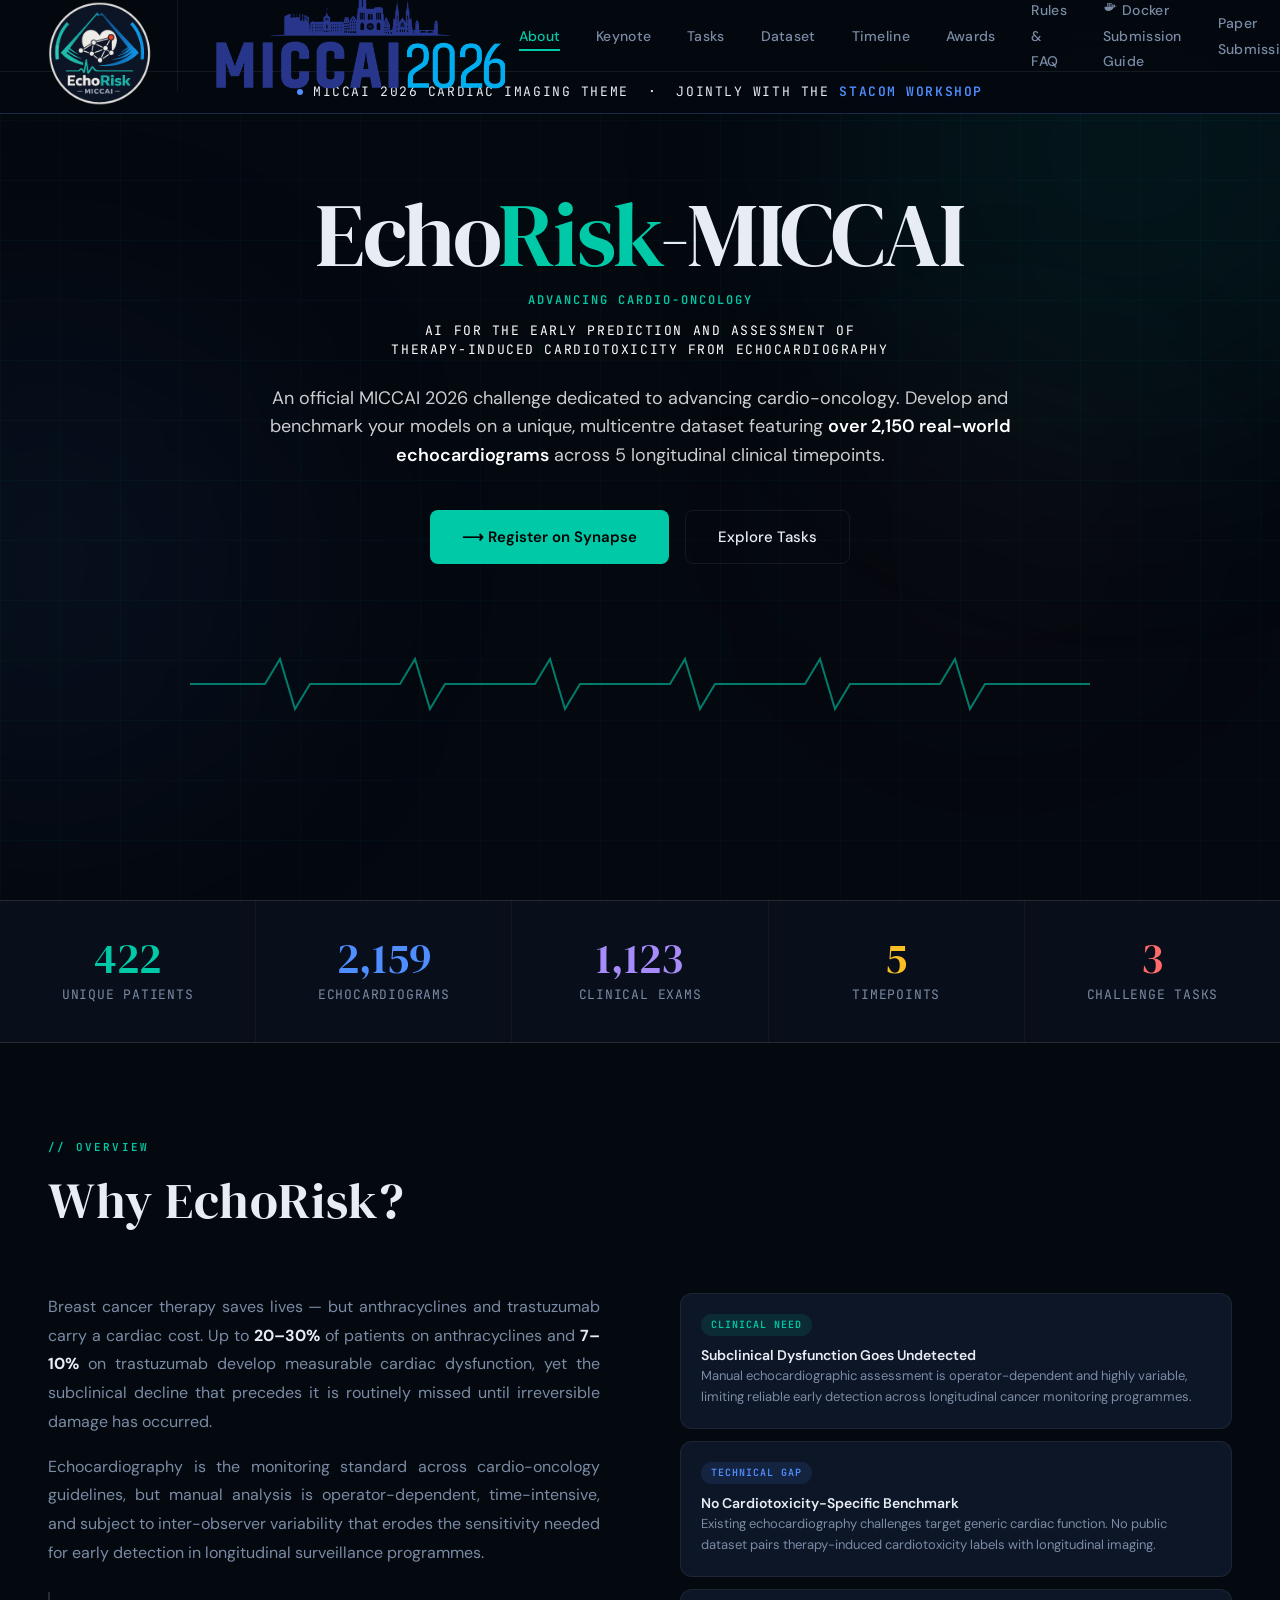
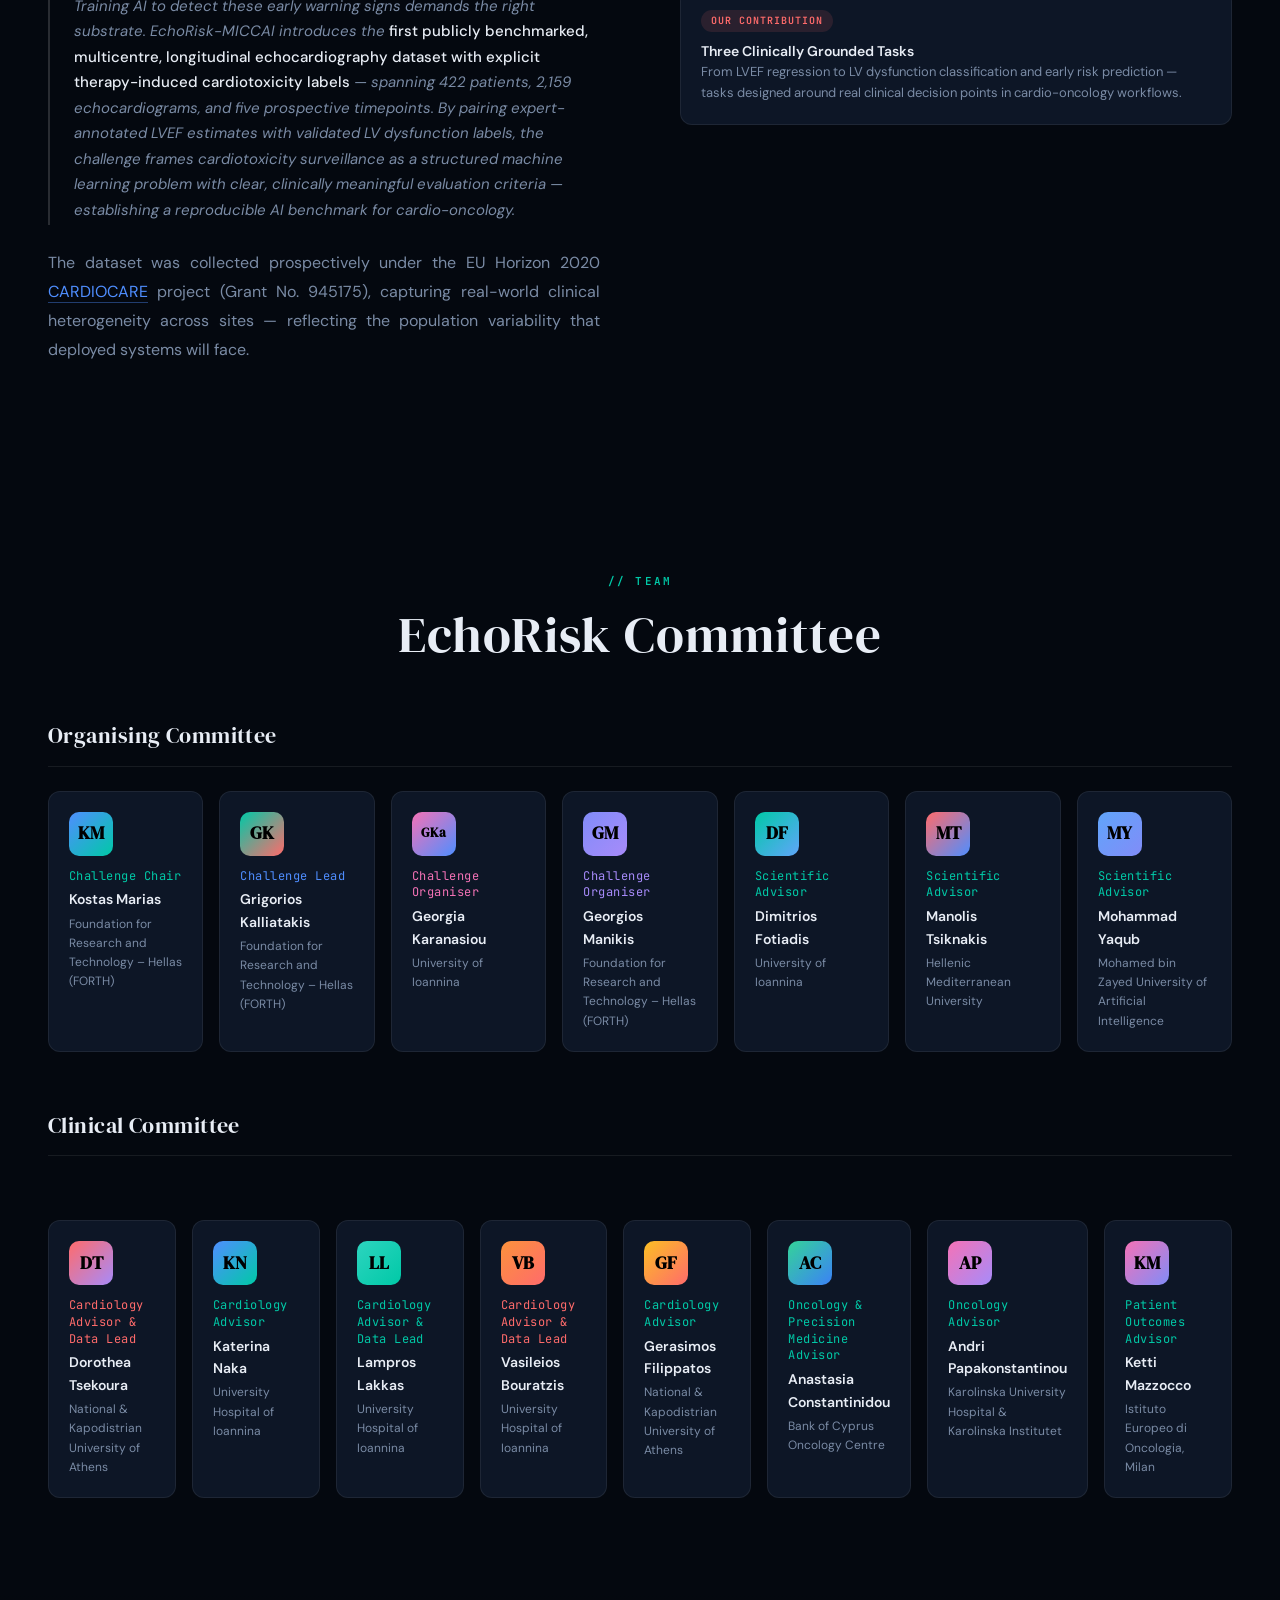
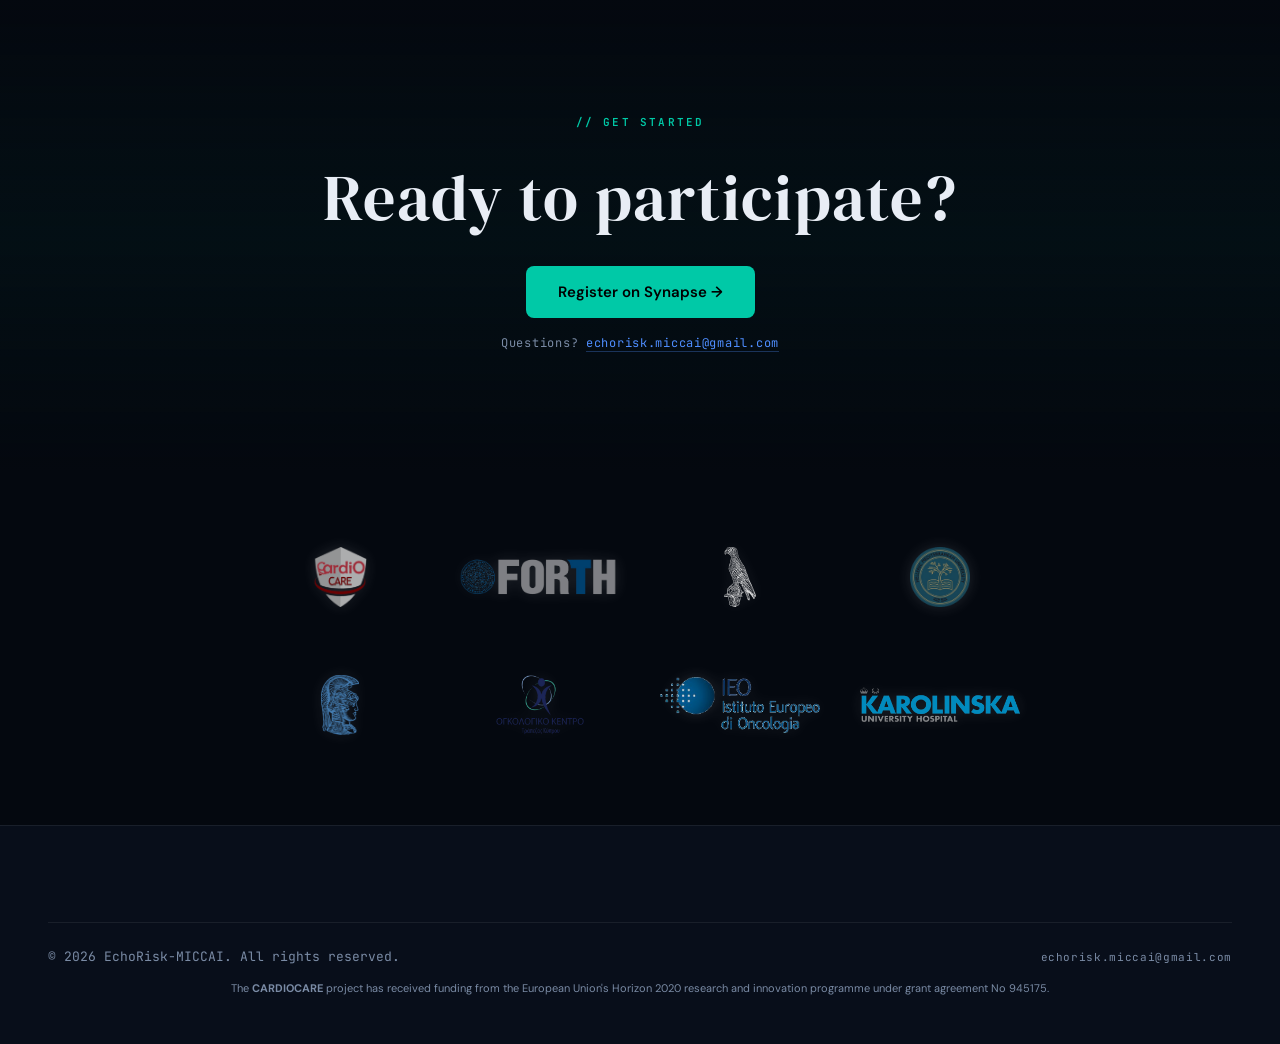
<file: index.html>
<!DOCTYPE html>
<html lang="en">
<head>
    <meta charset="UTF-8">
    <meta name="viewport" content="width=device-width, initial-scale=1.0">

    <link rel="icon" type="image/svg+xml"
          href="data:image/svg+xml,%3Csvg viewBox='0 0 100 100' xmlns='http://www.w3.org/2000/svg'%3E%3Ccircle cx='50' cy='50' r='50' fill='%2304080f'/%3E%3Ccircle cx='50' cy='50' r='47' fill='none' stroke='%23e8edf5' stroke-width='3'/%3E%3Cpath d='M18 28 Q8 50 18 72' fill='none' stroke='%2300c9a7' stroke-width='3.5' stroke-linecap='round'/%3E%3Cpath d='M82 28 Q92 50 82 72' fill='none' stroke='%234f8eff' stroke-width='3.5' stroke-linecap='round'/%3E%3Cline x1='50' y1='14' x2='18' y2='56' stroke='%2300c9a7' stroke-width='2.5' stroke-linecap='round'/%3E%3Cline x1='50' y1='14' x2='82' y2='56' stroke='%234f8eff' stroke-width='2.5' stroke-linecap='round'/%3E%3Cpath d='M18 56 Q50 78 82 56' fill='none' stroke='%234f8eff' stroke-width='2' stroke-linecap='round'/%3E%3Cpath d='M50 58 C50 58 34 46 34 37 C34 31 39 27 44 27 C47 27 50 30 50 30 C50 30 53 27 56 27 C61 27 66 31 66 37 C66 46 50 58 50 58 Z' fill='%23e8edf5'/%3E%3Cg stroke='%23e8edf5' stroke-width='1' fill='none' opacity='0.85'%3E%3Cline x1='40' y1='38' x2='47' y2='33'/%3E%3Cline x1='40' y1='38' x2='50' y2='42'/%3E%3Cline x1='47' y1='33' x2='57' y2='36'/%3E%3Cline x1='57' y1='36' x2='50' y2='42'/%3E%3Cline x1='57' y1='36' x2='60' y2='44'/%3E%3Cline x1='50' y1='42' x2='60' y2='44'/%3E%3Cline x1='40' y1='38' x2='44' y2='46'/%3E%3Cline x1='44' y1='46' x2='50' y2='42'/%3E%3C/g%3E%3Ccircle cx='40' cy='38' r='2.5' fill='%23e8edf5'/%3E%3Ccircle cx='47' cy='33' r='2.5' fill='%23e8edf5'/%3E%3Ccircle cx='57' cy='36' r='2.5' fill='%23e8edf5'/%3E%3Ccircle cx='50' cy='42' r='2.5' fill='%23e8edf5'/%3E%3Ccircle cx='60' cy='44' r='2.5' fill='%23e8edf5'/%3E%3Ccircle cx='44' cy='46' r='2.5' fill='%23e8edf5'/%3E%3Ccircle cx='57' cy='36' r='3.5' fill='%23ff6b6b'/%3E%3Cpolyline points='22,66 30,66 33,60 36,72 39,63 42,68 46,66 54,66 57,60 60,72 63,63 66,68 70,66 78,66' fill='none' stroke='%2300c9a7' stroke-width='1.5' stroke-linecap='round' stroke-linejoin='round'/%3E%3C/svg%3E">

    <title>EchoRisk-MICCAI 2026 | Home</title>
    <link href="https://fonts.googleapis.com/css2?family=DM+Serif+Display&family=DM+Sans:wght@400;500;600&family=JetBrains+Mono:wght@400;500;600&display=swap"
          rel="stylesheet">
    <link rel="stylesheet" href="assets/css/echorisk.css">
</head>
<body>

<div class="bg-grid"></div>
<div class="bg-orb bg-orb-1"></div>
<div class="bg-orb bg-orb-2"></div>
<div class="bg-orb bg-orb-3"></div>

<nav>
    <div style="display: flex; align-items: center; gap: 24px;">

        <a href="index.html" class="nav-logo"
           style="text-decoration: none; display: flex; align-items: center; position: relative; top: 18px;">
            <img src="assets/logos/echorisk_logo.png" alt="EchoRisk Logo"
                 style="width: 105px; height: 105px; object-fit: contain; display: block;">
        </a>

        <a href="https://conferences.miccai.org/2026/en/default.asp" target="_blank" rel="noopener noreferrer"
           style="display: flex; align-items: center; border-left: 1px solid var(--border); padding-left: 24px;">
            <img src="assets/logos/miccai2026-mobile-logo-france.png" alt="MICCAI 2026"
                 style="height: 110px; width: auto; object-fit: contain; display: block; transition: transform 0.2s ease;"
                 onmouseover="this.style.transform='scale(1.02)'" onmouseout="this.style.transform='scale(1)'">
        </a>

    </div>

    <label for="nav-toggle" class="nav-hamburger" aria-label="Toggle navigation">
        <span></span>
        <span></span>
        <span></span>
    </label>
    <input type="checkbox" id="nav-toggle" style="display:none;">

    <ul class="nav-links">
        <li><a href="index.html" class="active">About</a></li>
        <li><a href="keynote.html">Keynote</a></li>
        <li><a href="tasks.html">Tasks</a></li>
        <li><a href="dataset.html">Dataset</a></li>
        <li><a href="timeline.html">Timeline</a></li>
        <li><a href="awards.html">Awards</a></li>
        <li><a href="rules.html">Rules & FAQ</a></li>
        <li>
            <a href="submission-guide.html">
                <svg class="nav-docker-icon" viewBox="0 0 24 24" width="15" height="15" fill="currentColor"
                     aria-hidden="true">
                    <path d="M22.5 9.9c-.6-.4-1.9-.6-2.9-.4-.1-.9-.6-1.7-1.4-2.4l-.5-.4-.4.5c-.5.6-.7 1.6-.6 2.4.1.3.2.7.4 1-.2.1-.4.2-.6.3H2.5c-.3 1.4 0 3.1.9 4.4 1 1.5 2.6 2.3 4.6 2.3 4.3 0 7.5-2 9-5.6 1 0 2-.2 2.5-.7.3-.3.6-.7.8-1.2l.1-.3-.5-.4-.4.5zm-15.9-.8h1.9V7.2H6.6v1.9zm2.6 0h1.9V7.2H9.2v1.9zm2.6 0h1.9V7.2h-1.9v1.9zm-5.2-2.5h1.9V4.6H6.6v1.9zm2.6 0h1.9V4.6H9.2v1.9zm2.6 0h1.9V4.6h-1.9v1.9zm2.6 2.5h1.9V7.2h-1.9v1.9zM6.6 12h1.9v-1.9H6.6V12zm2.6 0h1.9v-1.9H9.2V12zm2.6 0h1.9v-1.9h-1.9V12zm2.6 0h1.9v-1.9h-1.9V12z"/>
                </svg>
                Docker Submission Guide
            </a>
        </li>
        <li><a href="papers.html">Paper Submission</a></li>
        <li><a href="https://www.synapse.org/Synapse:syn72001386" class="nav-cta" target="_blank">Register →</a></li>
        <li style="display: flex; align-items: center; margin-left: 10px;">
            <span style="color: var(--border); margin: 0 15px; font-weight: 300; font-size: 20px;">|</span>
            <a href="https://github.com/echorisk-miccai" target="_blank" aria-label="GitHub Organization"
               style="display: flex; align-items: center; opacity: 0.7; transition: opacity 0.2s;"
               onmouseover="this.style.opacity=1" onmouseout="this.style.opacity=0.7">
                <svg height="24" viewBox="0 0 16 16" width="24" fill="var(--text)">
                    <path d="M8 0C3.58 0 0 3.58 0 8c0 3.54 2.29 6.53 5.47 7.59.4.07.55-.17.55-.38 0-.19-.01-.82-.01-1.49-2.01.37-2.53-.49-2.69-.94-.09-.23-.48-.94-.82-1.13-.28-.15-.68-.52-.01-.53.63-.01 1.08.58 1.23.82.72 1.21 1.87.87 2.33.66.07-.52.28-.87.51-1.07-1.78-.2-3.64-.89-3.64-3.95 0-.87.31-1.59.82-2.15-.08-.2-.36-1.02.08-2.12 0 0 .67-.21 2.2.82.64-.18 1.32-.27 2-.27.68 0 1.36.09 2 .27 1.53-1.04 2.2-.82 2.2-.82.44 1.1.16 1.92.08 2.12.51.56.82 1.27.82 2.15 0 3.07-1.87 3.75-3.65 3.95.29.25.54.73.54 1.48 0 1.07-.01 1.93-.01 2.2 0 .21.15.46.55.38A8.013 8.013 0 0016 8c0-4.42-3.58-8-8-8z"></path>
                </svg>
            </a>
        </li>
    </ul>
</nav>

<div class="affiliation-bar">
    <span style="width:6px; height:6px; background:var(--accent2); border-radius:50%; display:inline-block; flex-shrink:0;"></span>
    MICCAI 2026 CARDIAC IMAGING THEME &nbsp;·&nbsp; JOINTLY WITH THE
    <a href="https://stacom.github.io/stacom2026/" target="_blank" rel="noopener noreferrer"
       style="color:var(--accent2); text-decoration:none; font-weight:600;">STACOM WORKSHOP</a>
</div>

<section class="hero">
    <!--    <div class="hero-badge"-->
    <!--         style="border: 1px solid var(&#45;&#45;accent2); background: rgba(79, 142, 255, 0.15); color: #fff; font-size: 15px; padding: 10px 24px; letter-spacing: 0.5px; box-shadow: 0 0 20px rgba(79, 142, 255, 0.25); transition: all 0.3s ease; margin-bottom: 30px;"-->
    <!--         onmouseover="this.style.transform='translateY(-4px)'; this.style.boxShadow='0 12px 24px rgba(79, 142, 255, 0.4)';"-->
    <!--         onmouseout="this.style.transform='translateY(0)'; this.style.boxShadow='0 0 20px rgba(79, 142, 255, 0.25)';">-->
    <!--        <span class="badge-dot" style="background: var(&#45;&#45;accent2); width: 10px; height: 10px;"></span>-->
    <!--        MICCAI 2026 Cardiac Imaging Theme Jointly with the <a href="https://stacom.github.io/stacom2026/"-->
    <!--                                                              target="_blank"-->
    <!--                                                              rel="noopener noreferrer"-->
    <!--                                                              style="color: var(&#45;&#45;accent2); text-decoration: none; font-weight: 600;">STACOM-->
    <!--        Workshop</a>-->
    <!--    </div>-->

    <h1 style="font-style:normal; margin-top:0;">
        <span style="color:var(--text);">Echo</span><span style="color:var(--accent);">Risk</span><span
            style="color:var(--text);">-MICCAI</span>
    </h1>

    <p class="hero-subtitle"
       style="font-size:13px; line-height:1.5; max-width:900px; margin:0 auto 24px auto; color:#fff;">
        <span style="display:block; color:var(--accent); font-size:12px; font-weight:600; text-transform:uppercase; letter-spacing:2px; margin-bottom:12px;">Advancing Cardio-Oncology</span>
        AI for the Early Prediction and Assessment of<br>Therapy-Induced Cardiotoxicity from Echocardiography
    </p>

    <p class="hero-desc"
       style="color: rgba(255, 255, 255, 0.8); line-height: 1.6; max-width: 750px; margin: 0 auto 40px auto; font-size: 18px;">
        An official MICCAI 2026 challenge dedicated to advancing cardio-oncology. Develop and benchmark your models on a
        unique, multicentre dataset featuring <strong style="color: #fff; font-weight: 600;">over 2,150 real-world
        echocardiograms</strong> across 5 longitudinal clinical timepoints.
    </p>

    <div class="hero-buttons">
        <a href="https://www.synapse.org/Synapse:syn72001386" class="btn-primary" target="_blank" rel="noopener">⟶
            Register on Synapse</a>
        <a href="tasks.html" class="btn-secondary">Explore Tasks</a>
    </div>

    <div class="hero-ecg-wrap">
        <svg class="ecg-svg" viewBox="0 0 900 80" preserveAspectRatio="xMidYMid meet">
            <polyline class="ecg-line"
                      points="0,40 60,40 75,40 90,15 105,65 120,40 135,40
                    195,40 210,40 225,15 240,65 255,40 270,40
                    330,40 345,40 360,15 375,65 390,40 405,40
                    465,40 480,40 495,15 510,65 525,40 540,40
                    600,40 615,40 630,15 645,65 660,40 675,40
                    735,40 750,40 765,15 780,65 795,40 900,40"/>
        </svg>
    </div>
</section>

<div class="stats-strip">
    <div class="stat-item">
        <div class="stat-num green">422</div>
        <div class="stat-label">Unique Patients</div>
    </div>
    <div class="stat-item">
        <div class="stat-num blue">2,159</div>
        <div class="stat-label">Echocardiograms</div>
    </div>
    <div class="stat-item">
        <div class="stat-num purple">1,123</div>
        <div class="stat-label">Clinical Exams</div>
    </div>
    <div class="stat-item">
        <div class="stat-num orange">5</div>
        <div class="stat-label">Timepoints</div>
    </div>
    <div class="stat-item">
        <div class="stat-num red">3</div>
        <div class="stat-label">Challenge Tasks</div>
    </div>
</div>

<section id="about">
    <div class="container">
        <p class="section-label">// Overview</p>
        <h2 class="section-title">Why EchoRisk?</h2>
        <div class="about-grid">
            <div class="about-text">
                <p>
                    Breast cancer therapy saves lives — but anthracyclines and trastuzumab carry a cardiac
                    cost. Up to <strong>20–30%</strong> of patients on anthracyclines and
                    <strong>7–10%</strong> on trastuzumab develop measurable cardiac dysfunction, yet the
                    subclinical decline that precedes it is routinely missed until irreversible damage
                    has occurred.
                </p>
                <p>
                    Echocardiography is the monitoring standard across cardio-oncology guidelines, but
                    manual analysis is operator-dependent, time-intensive, and subject to inter-observer
                    variability that erodes the sensitivity needed for early detection in longitudinal
                    surveillance programmes.
                </p>
                <div class="highlight-box">
                    Training AI to detect these early warning signs demands the right substrate.
                    EchoRisk-MICCAI introduces the <strong>first publicly benchmarked, multicentre,
                    longitudinal echocardiography dataset with explicit therapy-induced cardiotoxicity
                    labels</strong> — spanning 422 patients, 2,159 echocardiograms, and five prospective timepoints.
                    By pairing expert-annotated LVEF estimates with validated LV dysfunction labels, the
                    challenge frames cardiotoxicity surveillance as a structured machine learning problem
                    with clear, clinically meaningful evaluation criteria — establishing a reproducible
                    AI benchmark for cardio-oncology.
                </div>
                <p>
                    The dataset was collected prospectively under the EU Horizon 2020
                    <a href="https://cardiocare-project.eu/" target="_blank" rel="noopener"
                       style="color:var(--accent2);text-decoration:none;border-bottom:1px solid rgba(79,142,255,0.4);transition:border-color 0.2s;">CARDIOCARE</a>
                    project (Grant No. 945175), capturing real-world clinical heterogeneity across sites —
                    reflecting the population variability that deployed systems will face.
                </p>
            </div>
            <div class="about-visual">
                <div class="mini-card">
                    <div class="mini-card-header">
                        <span class="mini-tag tag-green">Clinical Need</span>
                    </div>
                    <div class="mini-card-title">Subclinical Dysfunction Goes Undetected</div>
                    <p>Manual echocardiographic assessment is operator-dependent and highly variable,
                        limiting reliable early detection across longitudinal cancer monitoring programmes.</p>
                </div>
                <div class="mini-card">
                    <div class="mini-card-header">
                        <span class="mini-tag tag-blue">Technical Gap</span>
                    </div>
                    <div class="mini-card-title">No Cardiotoxicity-Specific Benchmark</div>
                    <p>Existing echocardiography challenges target generic cardiac function. No public
                        dataset pairs therapy-induced cardiotoxicity labels with longitudinal imaging.</p>
                </div>
                <div class="mini-card">
                    <div class="mini-card-header">
                        <span class="mini-tag tag-red">Our Contribution</span>
                    </div>
                    <div class="mini-card-title">Three Clinically Grounded Tasks</div>
                    <p>From LVEF regression to LV dysfunction classification and early risk prediction —
                        tasks designed around real clinical decision points in cardio-oncology workflows.</p>
                </div>
            </div>
        </div>
    </div>
</section>

<section id="organizers">
    <div class="container">
        <p class="section-label" style="text-align:center;">// Team</p>
        <h2 class="section-title" style="text-align:center;">EchoRisk Committee</h2>


        <h3 class="committee-heading">Organising Committee</h3>
        <div class="org-grid org-grid--7">
            <div class="org-card org-hover-teal">
                <div class="org-avatar">KM</div>
                <div class="org-role">Challenge Chair</div>
                <div class="org-name">Kostas Marias</div>
                <div class="org-inst">Foundation for Research and Technology – Hellas (FORTH)</div>
            </div>
            <div class="org-card org-hover-blue">
                <div class="org-avatar" style="background:linear-gradient(135deg,var(--accent),var(--accent3));">GK
                </div>
                <div class="org-role" style="color:var(--accent2);">Challenge Lead</div>
                <div class="org-name">Grigorios Kalliatakis</div>
                <div class="org-inst">Foundation for Research and Technology – Hellas (FORTH)</div>
            </div>
            <div class="org-card org-hover-pink">
                <div class="org-avatar"
                     style="background:linear-gradient(135deg,#f472b6,var(--accent2));font-size:13px;">GKa
                </div>
                <div class="org-role" style="color:#f472b6;">Challenge Organiser</div>
                <div class="org-name">Georgia Karanasiou</div>
                <div class="org-inst">University of Ioannina</div>
            </div>
            <div class="org-card org-hover-purple">
                <div class="org-avatar" style="background:linear-gradient(135deg,#818cf8,#a78bfa);">GM</div>
                <div class="org-role" style="color:#a78bfa;">Challenge Organiser</div>
                <div class="org-name">Georgios Manikis</div>
                <div class="org-inst">Foundation for Research and Technology – Hellas (FORTH)</div>
            </div>
            <div class="org-card org-hover-blue">
                <div class="org-avatar" style="background:linear-gradient(135deg,var(--accent),#60a5fa);">DF</div>
                <div class="org-role">Scientific Advisor</div>
                <div class="org-name">Dimitrios Fotiadis</div>
                <div class="org-inst">University of Ioannina</div>
            </div>
            <div class="org-card org-hover-coral">
                <div class="org-avatar" style="background:linear-gradient(135deg,var(--accent3),var(--accent2));">MT
                </div>
                <div class="org-role">Scientific Advisor</div>
                <div class="org-name">Manolis Tsiknakis</div>
                <div class="org-inst">Hellenic Mediterranean University</div>
            </div>
            <div class="org-card org-hover-blue">
                <div class="org-avatar" style="background:linear-gradient(135deg,#60a5fa,#818cf8);">MY</div>
                <div class="org-role">Scientific Advisor</div>
                <div class="org-name">Mohammad Yaqub</div>
                <div class="org-inst">Mohamed bin Zayed University of Artificial Intelligence</div>
            </div>
        </div>

        <h3 class="committee-heading">Clinical Committee</h3>
        <div class="org-grid org-grid--8">
            <div class="org-card org-hover-coral">
                <div class="org-avatar" style="background:linear-gradient(135deg,var(--accent3),#a78bfa);">DT</div>
                <div class="org-role" style="color:var(--accent3);">Cardiology Advisor &amp; Data Lead</div>
                <div class="org-name">Dorothea Tsekoura</div>
                <div class="org-inst">National &amp; Kapodistrian University of Athens</div>
            </div>
            <div class="org-card org-hover-blue">
                <div class="org-avatar" style="background:linear-gradient(135deg,var(--accent2),var(--accent));">KN
                </div>
                <div class="org-role">Cardiology Advisor</div>
                <div class="org-name">Katerina Naka</div>
                <div class="org-inst">University Hospital of Ioannina</div>
            </div>
            <div class="org-card org-hover-teal">
                <div class="org-avatar" style="background:linear-gradient(135deg,#2dd4bf,#00c9a7);">LL</div>
                <div class="org-role" style="color:var(--accent);">Cardiology Advisor &amp; Data Lead</div>
                <div class="org-name">Lampros Lakkas</div>
                <div class="org-inst">University Hospital of Ioannina</div>
            </div>
            <div class="org-card org-hover-coral">
                <div class="org-avatar" style="background:linear-gradient(135deg,#fb923c,var(--accent3));">VB</div>
                <div class="org-role" style="color:var(--accent3);">Cardiology Advisor &amp; Data Lead</div>
                <div class="org-name">Vasileios Bouratzis</div>
                <div class="org-inst">University Hospital of Ioannina</div>
            </div>
            <div class="org-card org-hover-teal">
                <div class="org-avatar" style="background:linear-gradient(135deg,#fbbf24,var(--accent3));">GF</div>
                <div class="org-role">Cardiology Advisor</div>
                <div class="org-name">Gerasimos Filippatos</div>
                <div class="org-inst">National &amp; Kapodistrian University of Athens</div>
            </div>
            <div class="org-card org-hover-pink">
                <div class="org-avatar" style="background:linear-gradient(135deg,#34d399,#3b82f6);">AC</div>
                <div class="org-role">Oncology &amp; Precision Medicine Advisor</div>
                <div class="org-name">Anastasia Constantinidou</div>
                <div class="org-inst">Bank of Cyprus Oncology Centre</div>
            </div>
            <div class="org-card">
                <div class="org-avatar" style="background:linear-gradient(135deg,#f472b6,#a78bfa)">AP</div>
                <div class="org-role">Oncology Advisor</div>
                <div class="org-name">Andri Papakonstantinou</div>
                <div class="org-inst">Karolinska University Hospital &amp; Karolinska Institutet</div>
            </div>
            <div class="org-card org-hover-purple">
                <div class="org-avatar" style="background:linear-gradient(135deg,#f472b6,#818cf8);">KM</div>
                <div class="org-role">Patient Outcomes Advisor</div>
                <div class="org-name">Ketti Mazzocco</div>
                <div class="org-inst">Istituto Europeo di Oncologia, Milan</div>
            </div>
        </div>
    </div>
</section>

<section class="cta-section">
    <p class="section-label" style="text-align:center;">// Get Started</p>
    <h2 class="cta-title">Ready to participate?</h2>
    <a href="https://www.synapse.org/Synapse:syn72001386" class="btn-primary"
       style="margin:0 auto;display:inline-flex;">Register on Synapse →</a>
    <p style="font-family:var(--mono-font); font-size:12px; color:var(--muted); margin-top:16px; letter-spacing:0.06em;">
        Questions? <a href="mailto:echorisk.miccai@gmail.com"
                      style="color:var(--accent2); text-decoration:none; border-bottom:1px solid rgba(79,142,255,0.3);">echorisk.miccai@gmail.com</a>
    </p>
</section>

<div class="partner-logos-container">
    <div class="partner-logos-row">
        <div class="logo-wrapper" data-name="CARDIOCARE Project">
            <a href="https://cardiocare-project.eu/" target="_blank" rel="noopener"><img
                    src="assets/logos/cardiocare-logo.png" alt="CARDIOCARE" class="partner-logo-img"></a>
        </div>
        <div class="logo-wrapper" data-name="Foundation for Research and Technology - Hellas">
            <a href="https://www.ics.forth.gr/cbml/?lang=en" target="_blank" rel="noopener"><img
                    src="assets/logos/forth-logo.png" alt="FORTH" class="partner-logo-img"></a>
        </div>
        <div class="logo-wrapper" data-name="University of Ioannina">
            <a href="https://medlab.cc.uoi.gr/" target="_blank" rel="noopener"><img
                    src="assets/logos/uoi-logo.svg"
                    alt="UOI" class="partner-logo-img"></a>
        </div>
        <div class="logo-wrapper" data-name="Hellenic Mediterranean University">
            <a href="https://bmi.hmu.gr/" target="_blank" rel="noopener"><img src="assets/logos/hmu-logo.png"
                                                                              alt="HMU"
                                                                              class="partner-logo-img"></a>
        </div>
    </div>

    <div class="partner-logos-row">
        <div class="logo-wrapper" data-name="National and Kapodistrian University of Athens">
            <a href="https://en.uoa.gr/" target="_blank" rel="noopener"><img src="assets/logos/nkua-logo.png"
                                                                             alt="NKUA"
                                                                             class="partner-logo-img"></a>
        </div>
        <div class="logo-wrapper" data-name="Bank of Cyprus Oncology Centre">
            <a href="https://www.bococ.org.cy/en" target="_blank" rel="noopener"><img
                    src="assets/logos/bococ-logo.png"
                    alt="BOCOC"
                    class="partner-logo-img"></a>
        </div>
        <div class="logo-wrapper" data-name="European Institute of Oncology">
            <a href="https://www.ieo.it/en/" target="_blank" rel="noopener"><img src="assets/logos/ieo-logo.png"
                                                                                 alt="IEO"
                                                                                 class="partner-logo-img"></a>
        </div>
        <div class="logo-wrapper" data-name="Karolinska University Hospital">
            <a href="https://www.karolinskahospital.com/" target="_blank" rel="noopener"><img
                    src="assets/logos/karolinska-logo.png"
                    alt="KSBC"
                    class="partner-logo-img"></a>
        </div>
    </div>
</div>

<footer>
    <div class="footer-bottom"
         style="display:flex; flex-direction:column; align-items:center; gap:12px; text-align:center;">
        <div style="display:flex; justify-content:space-between; align-items:center; width:100%; flex-wrap:wrap; gap:12px;">
            <p>© 2026 EchoRisk-MICCAI. All rights reserved.</p>
            <a href="mailto:echorisk.miccai@gmail.com"
               style="font-family:var(--mono-font); font-size:11px; color:var(--muted); text-decoration:none; letter-spacing:0.06em; transition:color 0.2s;"
               onmouseover="this.style.color='var(--accent2)'"
               onmouseout="this.style.color='var(--muted)'">echorisk.miccai@gmail.com</a>
        </div>
        <p style="font-size:11px; line-height:1.5; color:var(--muted); font-family:var(--body-font);">
            The <strong>CARDIOCARE</strong> project has received funding from the European Union's Horizon 2020
            research and innovation programme under grant agreement No&nbsp;945175.
        </p>
    </div>
</footer>

</body>
</html>
</file>
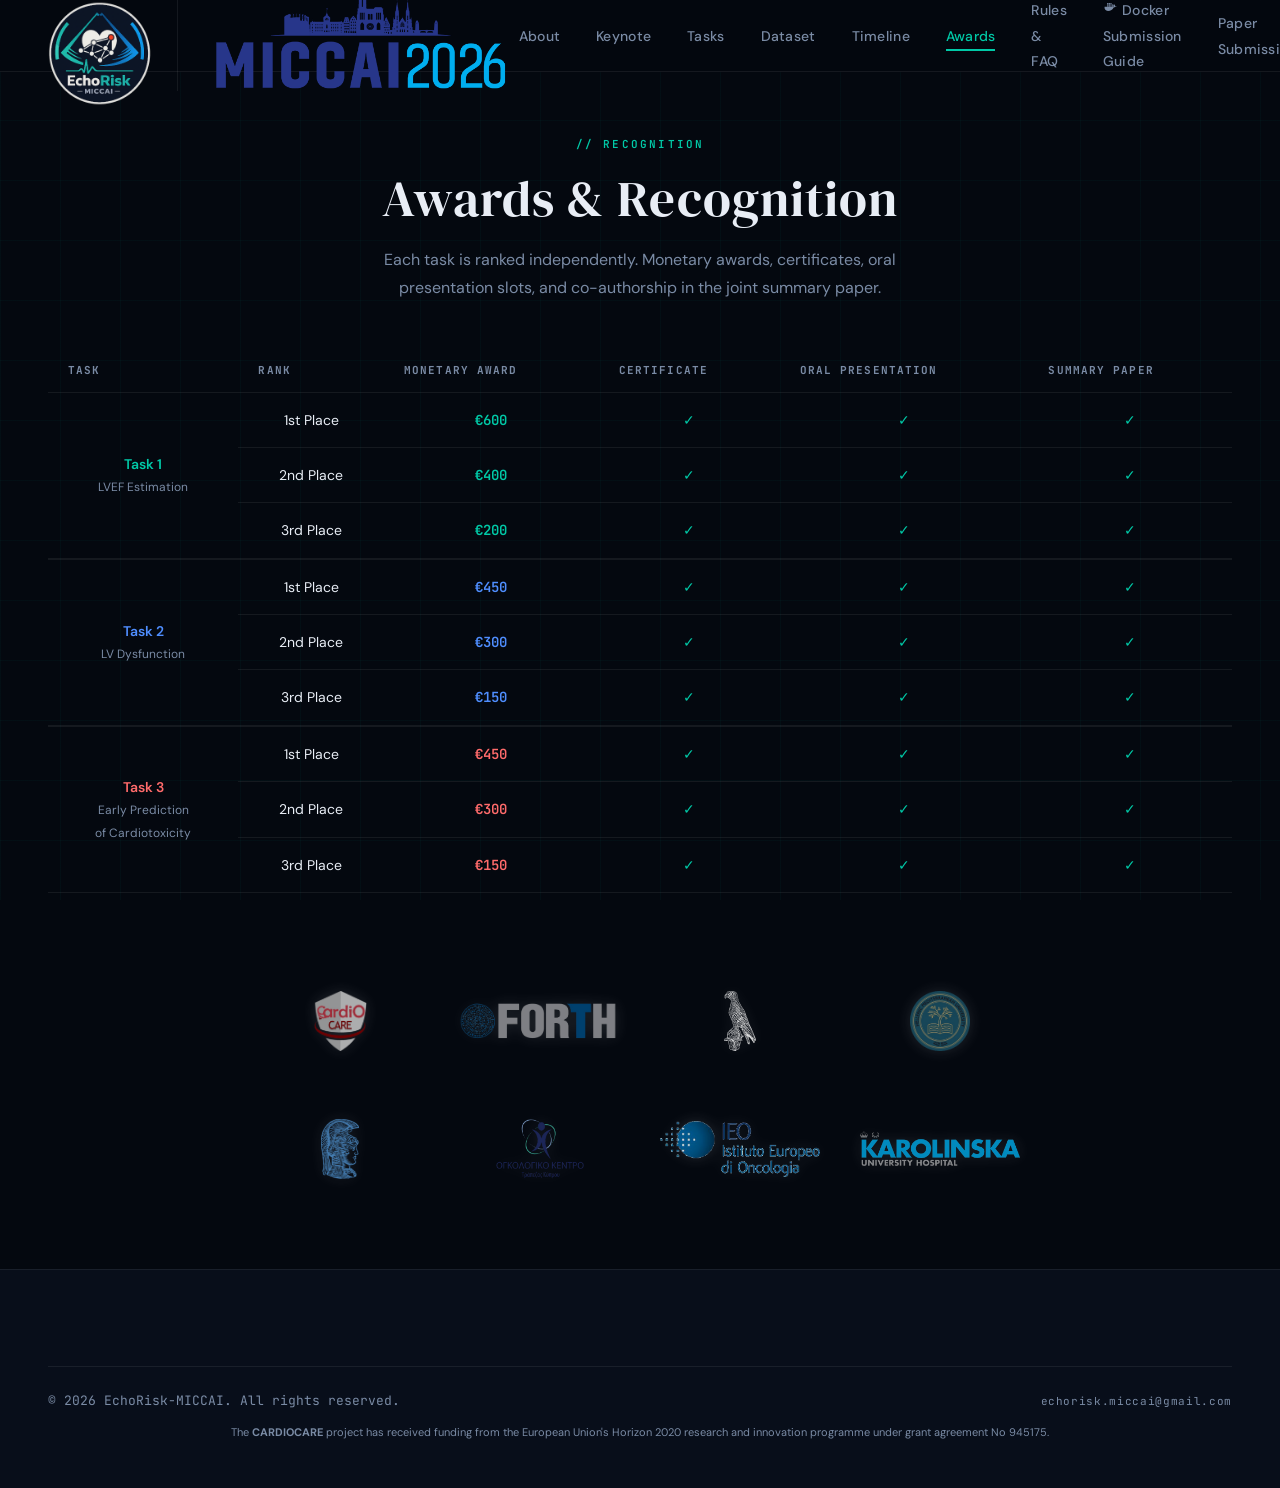
<file: awards.html>
<!DOCTYPE html>
<html lang="en">
<head>
    <meta charset="UTF-8">
    <meta name="viewport" content="width=device-width, initial-scale=1.0">

    <link rel="icon" type="image/svg+xml"
          href="data:image/svg+xml,%3Csvg viewBox='0 0 100 100' xmlns='http://www.w3.org/2000/svg'%3E%3Ccircle cx='50' cy='50' r='50' fill='%2304080f'/%3E%3Ccircle cx='50' cy='50' r='47' fill='none' stroke='%23e8edf5' stroke-width='3'/%3E%3Cpath d='M18 28 Q8 50 18 72' fill='none' stroke='%2300c9a7' stroke-width='3.5' stroke-linecap='round'/%3E%3Cpath d='M82 28 Q92 50 82 72' fill='none' stroke='%234f8eff' stroke-width='3.5' stroke-linecap='round'/%3E%3Cline x1='50' y1='14' x2='18' y2='56' stroke='%2300c9a7' stroke-width='2.5' stroke-linecap='round'/%3E%3Cline x1='50' y1='14' x2='82' y2='56' stroke='%234f8eff' stroke-width='2.5' stroke-linecap='round'/%3E%3Cpath d='M18 56 Q50 78 82 56' fill='none' stroke='%234f8eff' stroke-width='2' stroke-linecap='round'/%3E%3Cpath d='M50 58 C50 58 34 46 34 37 C34 31 39 27 44 27 C47 27 50 30 50 30 C50 30 53 27 56 27 C61 27 66 31 66 37 C66 46 50 58 50 58 Z' fill='%23e8edf5'/%3E%3Cg stroke='%23e8edf5' stroke-width='1' fill='none' opacity='0.85'%3E%3Cline x1='40' y1='38' x2='47' y2='33'/%3E%3Cline x1='40' y1='38' x2='50' y2='42'/%3E%3Cline x1='47' y1='33' x2='57' y2='36'/%3E%3Cline x1='57' y1='36' x2='50' y2='42'/%3E%3Cline x1='57' y1='36' x2='60' y2='44'/%3E%3Cline x1='50' y1='42' x2='60' y2='44'/%3E%3Cline x1='40' y1='38' x2='44' y2='46'/%3E%3Cline x1='44' y1='46' x2='50' y2='42'/%3E%3C/g%3E%3Ccircle cx='40' cy='38' r='2.5' fill='%23e8edf5'/%3E%3Ccircle cx='47' cy='33' r='2.5' fill='%23e8edf5'/%3E%3Ccircle cx='57' cy='36' r='2.5' fill='%23e8edf5'/%3E%3Ccircle cx='50' cy='42' r='2.5' fill='%23e8edf5'/%3E%3Ccircle cx='60' cy='44' r='2.5' fill='%23e8edf5'/%3E%3Ccircle cx='44' cy='46' r='2.5' fill='%23e8edf5'/%3E%3Ccircle cx='57' cy='36' r='3.5' fill='%23ff6b6b'/%3E%3Cpolyline points='22,66 30,66 33,60 36,72 39,63 42,68 46,66 54,66 57,60 60,72 63,63 66,68 70,66 78,66' fill='none' stroke='%2300c9a7' stroke-width='1.5' stroke-linecap='round' stroke-linejoin='round'/%3E%3C/svg%3E">

    <title>EchoRisk-MICCAI 2026 | Awards</title>
    <link href="https://fonts.googleapis.com/css2?family=DM+Serif+Display&family=DM+Sans:wght@400;500;600&family=JetBrains+Mono:wght@400;500;600&display=swap"
          rel="stylesheet">
    <link rel="stylesheet" href="assets/css/echorisk.css">
</head>
<body>

<div class="bg-grid"></div>

<nav>
    <div style="display: flex; align-items: center; gap: 24px;">

        <a href="index.html" class="nav-logo"
           style="text-decoration: none; display: flex; align-items: center; position: relative; top: 18px;">
            <img src="assets/logos/echorisk_logo.png" alt="EchoRisk Logo"
                 style="width: 105px; height: 105px; object-fit: contain; display: block;">
        </a>

        <a href="https://conferences.miccai.org/2026/en/default.asp" target="_blank" rel="noopener noreferrer"
           style="display: flex; align-items: center; border-left: 1px solid var(--border); padding-left: 24px;">
            <img src="assets/logos/miccai2026-mobile-logo-france.png" alt="MICCAI 2026"
                 style="height: 110px; width: auto; object-fit: contain; display: block; transition: transform 0.2s ease;"
                 onmouseover="this.style.transform='scale(1.02)'" onmouseout="this.style.transform='scale(1)'">
        </a>

    </div>

    <ul class="nav-links">
        <li><a href="index.html">About</a></li>
        <li><a href="keynote.html">Keynote</a></li>
        <li><a href="tasks.html">Tasks</a></li>
        <li><a href="dataset.html">Dataset</a></li>
        <li><a href="timeline.html">Timeline</a></li>
        <li><a href="awards.html" class="active">Awards</a></li>
        <li><a href="rules.html">Rules & FAQ</a></li>
        <li>
            <a href="submission-guide.html">
                <svg class="nav-docker-icon" viewBox="0 0 24 24" width="15" height="15" fill="currentColor"
                     aria-hidden="true">
                    <path d="M22.5 9.9c-.6-.4-1.9-.6-2.9-.4-.1-.9-.6-1.7-1.4-2.4l-.5-.4-.4.5c-.5.6-.7 1.6-.6 2.4.1.3.2.7.4 1-.2.1-.4.2-.6.3H2.5c-.3 1.4 0 3.1.9 4.4 1 1.5 2.6 2.3 4.6 2.3 4.3 0 7.5-2 9-5.6 1 0 2-.2 2.5-.7.3-.3.6-.7.8-1.2l.1-.3-.5-.4-.4.5zm-15.9-.8h1.9V7.2H6.6v1.9zm2.6 0h1.9V7.2H9.2v1.9zm2.6 0h1.9V7.2h-1.9v1.9zm-5.2-2.5h1.9V4.6H6.6v1.9zm2.6 0h1.9V4.6H9.2v1.9zm2.6 0h1.9V4.6h-1.9v1.9zm2.6 2.5h1.9V7.2h-1.9v1.9zM6.6 12h1.9v-1.9H6.6V12zm2.6 0h1.9v-1.9H9.2V12zm2.6 0h1.9v-1.9h-1.9V12zm2.6 0h1.9v-1.9h-1.9V12z"/>
                </svg>
                Docker Submission Guide
            </a>
        </li>
        <li><a href="papers.html">Paper Submission</a></li>
        <li><a href="https://www.synapse.org/Synapse:syn72001386" class="nav-cta" target="_blank">Register →</a></li>
        <li style="display: flex; align-items: center; margin-left: 10px;">
            <span style="color: var(--border); margin: 0 15px; font-weight: 300; font-size: 20px;">|</span>
            <a href="https://github.com/echorisk-miccai" target="_blank" aria-label="GitHub Organization"
               style="display: flex; align-items: center; opacity: 0.7; transition: opacity 0.2s;"
               onmouseover="this.style.opacity=1" onmouseout="this.style.opacity=0.7">
                <svg height="24" viewBox="0 0 16 16" width="24" fill="var(--text)">
                    <path d="M8 0C3.58 0 0 3.58 0 8c0 3.54 2.29 6.53 5.47 7.59.4.07.55-.17.55-.38 0-.19-.01-.82-.01-1.49-2.01.37-2.53-.49-2.69-.94-.09-.23-.48-.94-.82-1.13-.28-.15-.68-.52-.01-.53.63-.01 1.08.58 1.23.82.72 1.21 1.87.87 2.33.66.07-.52.28-.87.51-1.07-1.78-.2-3.64-.89-3.64-3.95 0-.87.31-1.59.82-2.15-.08-.2-.36-1.02.08-2.12 0 0 .67-.21 2.2.82.64-.18 1.32-.27 2-.27.68 0 1.36.09 2 .27 1.53-1.04 2.2-.82 2.2-.82.44 1.1.16 1.92.08 2.12.51.56.82 1.27.82 2.15 0 3.07-1.87 3.75-3.65 3.95.29.25.54.73.54 1.48 0 1.07-.01 1.93-.01 2.2 0 .21.15.46.55.38A8.013 8.013 0 0016 8c0-4.42-3.58-8-8-8z"></path>
                </svg>
            </a>
        </li>
    </ul>
</nav>

<section id="awards" class="page-header">
    <div class="container">
        <p class="section-label">// Recognition</p>
        <h2 class="section-title">Awards &amp; Recognition</h2>
        <p class="section-desc">Each task is ranked independently. Monetary awards, certificates, oral presentation
            slots, and co-authorship in the joint summary paper.</p>

        <table class="awards-table" style="margin-top:48px;">
            <thead>
            <tr>
                <th>Task</th>
                <th>Rank</th>
                <th>Monetary Award</th>
                <th>Certificate</th>
                <th>Oral Presentation</th>
                <th>Summary Paper</th>
            </tr>
            </thead>
            <tbody>
            <tr>
                <td rowspan="3" style="font-weight:600; color:var(--accent);">Task 1<br><span
                        style="font-size:12px;color:var(--muted);font-weight:400;">LVEF Estimation</span></td>
                <td>1st Place</td>
                <td style="color:var(--accent);font-family:var(--mono-font);font-weight:600;">€600</td>
                <td class="check">✓</td>
                <td class="check">✓</td>
                <td class="check">✓</td>
            </tr>
            <tr>
                <td>2nd Place</td>
                <td style="color:var(--accent);font-family:var(--mono-font);font-weight:600;">€400</td>
                <td class="check">✓</td>
                <td class="check">✓</td>
                <td class="check">✓</td>
            </tr>
            <tr>
                <td>3rd Place</td>
                <td style="color:var(--accent);font-family:var(--mono-font);font-weight:600;">€200</td>
                <td class="check">✓</td>
                <td class="check">✓</td>
                <td class="check">✓</td>
            </tr>
            <tr style="border-top: 2px solid var(--border);">
                <td rowspan="3" style="font-weight:600; color:var(--accent2);">Task 2<br><span
                        style="font-size:12px;color:var(--muted);font-weight:400;">LV Dysfunction</span></td>
                <td>1st Place</td>
                <td style="color:var(--accent2);font-family:var(--mono-font);font-weight:600;">€450</td>
                <td class="check">✓</td>
                <td class="check">✓</td>
                <td class="check">✓</td>
            </tr>
            <tr>
                <td>2nd Place</td>
                <td style="color:var(--accent2);font-family:var(--mono-font);font-weight:600;">€300</td>
                <td class="check">✓</td>
                <td class="check">✓</td>
                <td class="check">✓</td>
            </tr>
            <tr>
                <td>3rd Place</td>
                <td style="color:var(--accent2);font-family:var(--mono-font);font-weight:600;">€150</td>
                <td class="check">✓</td>
                <td class="check">✓</td>
                <td class="check">✓</td>
            </tr>
            <tr style="border-top: 2px solid var(--border);">
                <td rowspan="3" style="font-weight:600; color:var(--accent3);">Task 3<br><span
                        style="font-size:12px;color:var(--muted);font-weight:400;">Early Prediction<br>of Cardiotoxicity</span>
                </td>
                <td>1st Place</td>
                <td style="color:var(--accent3);font-family:var(--mono-font);font-weight:600;">€450</td>
                <td class="check">✓</td>
                <td class="check">✓</td>
                <td class="check">✓</td>
            </tr>
            <tr>
                <td>2nd Place</td>
                <td style="color:var(--accent3);font-family:var(--mono-font);font-weight:600;">€300</td>
                <td class="check">✓</td>
                <td class="check">✓</td>
                <td class="check">✓</td>
            </tr>
            <tr>
                <td>3rd Place</td>
                <td style="color:var(--accent3);font-family:var(--mono-font);font-weight:600;">€150</td>
                <td class="check">✓</td>
                <td class="check">✓</td>
                <td class="check">✓</td>
            </tr>
            </tbody>
        </table>
    </div>
</section>

<div class="partner-logos-container">
    <div class="partner-logos-row">
        <div class="logo-wrapper" data-name="CARDIOCARE Project">
            <a href="https://cardiocare-project.eu/" target="_blank" rel="noopener"><img
                    src="assets/logos/cardiocare-logo.png" alt="CARDIOCARE" class="partner-logo-img"></a>
        </div>
        <div class="logo-wrapper" data-name="Foundation for Research and Technology - Hellas">
            <a href="https://www.ics.forth.gr/cbml/?lang=en" target="_blank" rel="noopener"><img
                    src="assets/logos/forth-logo.png" alt="FORTH" class="partner-logo-img"></a>
        </div>
        <div class="logo-wrapper" data-name="University of Ioannina">
            <a href="https://medlab.cc.uoi.gr/" target="_blank" rel="noopener"><img src="assets/logos/uoi-logo.svg"
                                                                                    alt="UOI" class="partner-logo-img"></a>
        </div>
        <div class="logo-wrapper" data-name="Hellenic Mediterranean University">
            <a href="https://bmi.hmu.gr/" target="_blank" rel="noopener"><img src="assets/logos/hmu-logo.png" alt="HMU"
                                                                              class="partner-logo-img"></a>
        </div>
    </div>

    <div class="partner-logos-row">
        <div class="logo-wrapper" data-name="National and Kapodistrian University of Athens">
            <a href="https://en.uoa.gr/" target="_blank" rel="noopener"><img src="assets/logos/nkua-logo.png" alt="NKUA"
                                                                             class="partner-logo-img"></a>
        </div>
        <div class="logo-wrapper" data-name="Bank of Cyprus Oncology Centre">
            <a href="https://www.bococ.org.cy/en" target="_blank" rel="noopener"><img src="assets/logos/bococ-logo.png"
                                                                                      alt="BOCOC"
                                                                                      class="partner-logo-img"></a>
        </div>
        <div class="logo-wrapper" data-name="European Institute of Oncology">
            <a href="https://www.ieo.it/en/" target="_blank" rel="noopener"><img src="assets/logos/ieo-logo.png"
                                                                                 alt="IEO" class="partner-logo-img"></a>
        </div>
        <div class="logo-wrapper" data-name="Karolinska University Hospital">
            <a href="https://www.karolinskahospital.com/" target="_blank" rel="noopener"><img
                    src="assets/logos/karolinska-logo.png"
                    alt="KSBC"
                    class="partner-logo-img"></a>
        </div>
    </div>
</div>

<footer>
    <div class="footer-bottom"
         style="display:flex; flex-direction:column; align-items:center; gap:12px; text-align:center;">
        <div style="display:flex; justify-content:space-between; align-items:center; width:100%; flex-wrap:wrap; gap:12px;">
            <p>© 2026 EchoRisk-MICCAI. All rights reserved.</p>
            <a href="mailto:echorisk.miccai@gmail.com"
               style="font-family:var(--mono-font); font-size:11px; color:var(--muted); text-decoration:none; letter-spacing:0.06em; transition:color 0.2s;"
               onmouseover="this.style.color='var(--accent2)'"
               onmouseout="this.style.color='var(--muted)'">echorisk.miccai@gmail.com</a>
        </div>
        <p style="font-size:11px; line-height:1.5; color:var(--muted); font-family:var(--body-font);">
            The <strong>CARDIOCARE</strong> project has received funding from the European Union's Horizon 2020
            research and innovation programme under grant agreement No&nbsp;945175.
        </p>
    </div>
</footer>

</body>
</html>
</file>
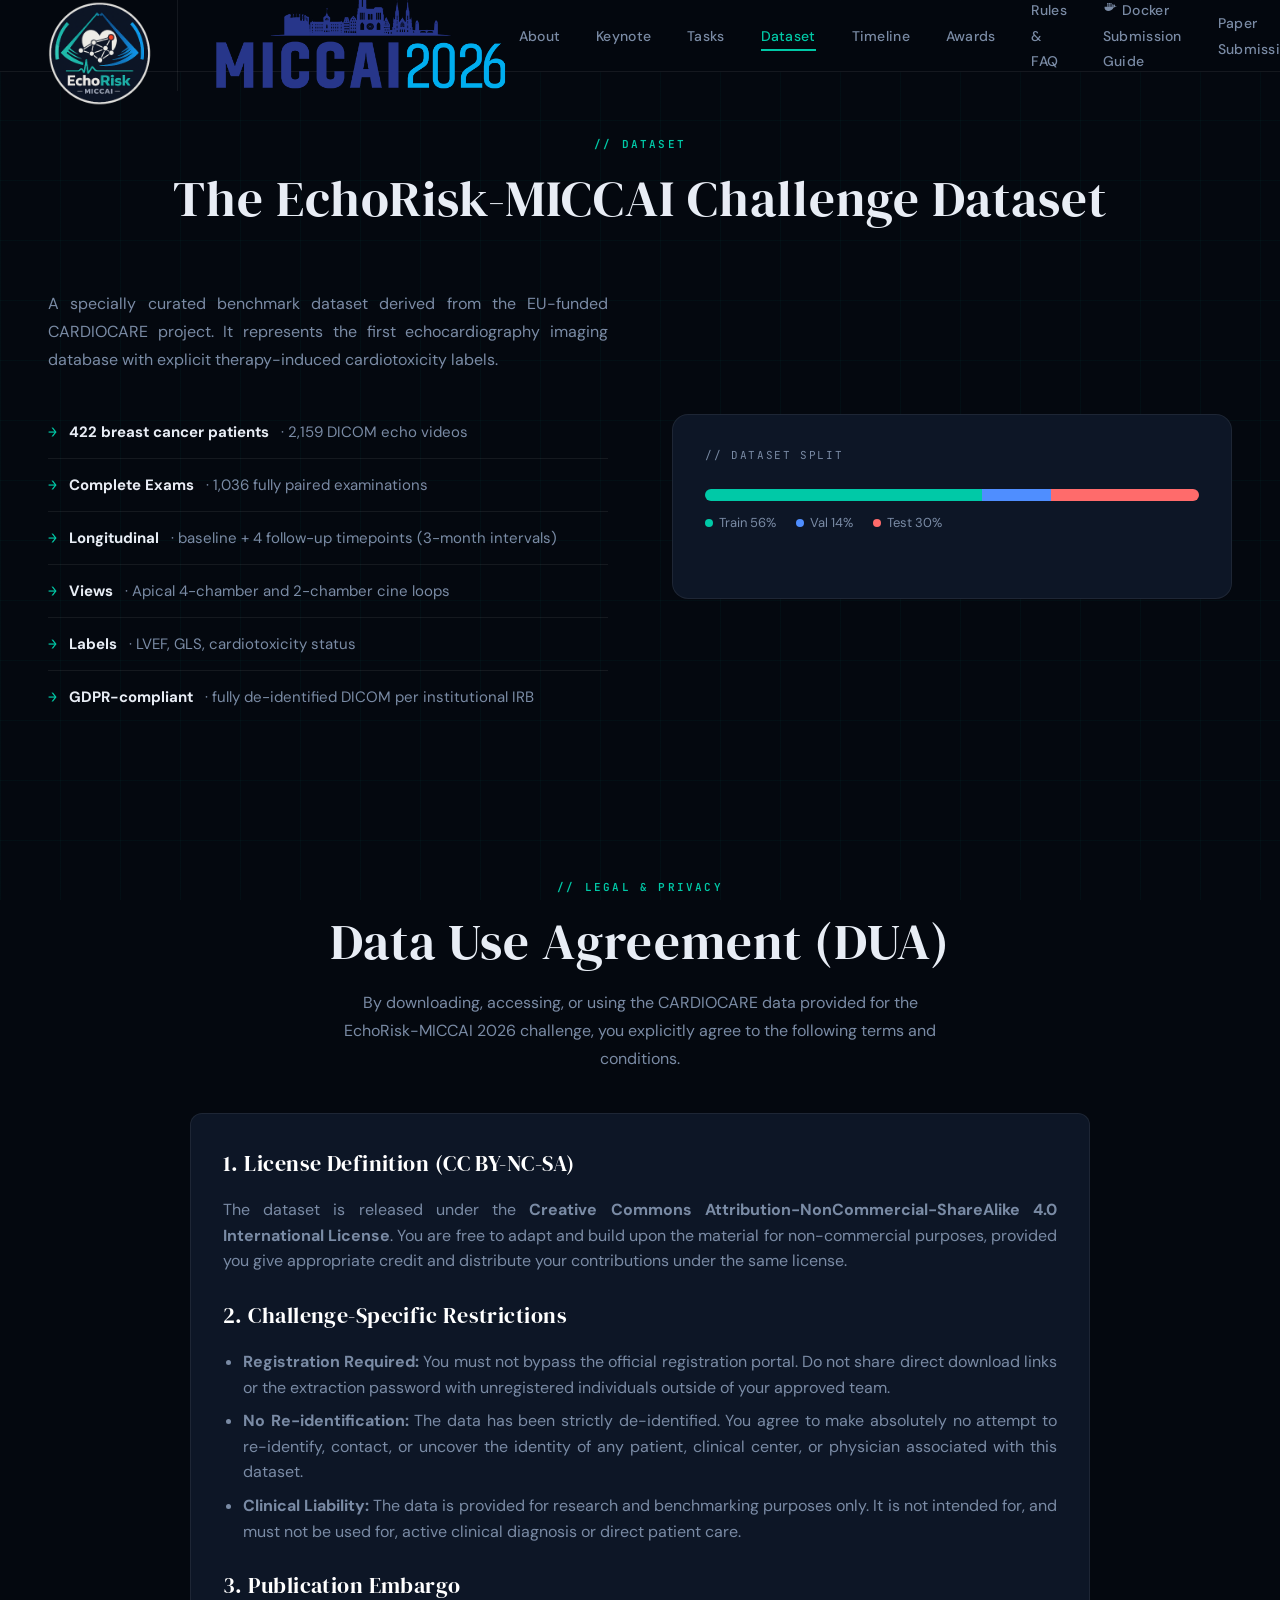
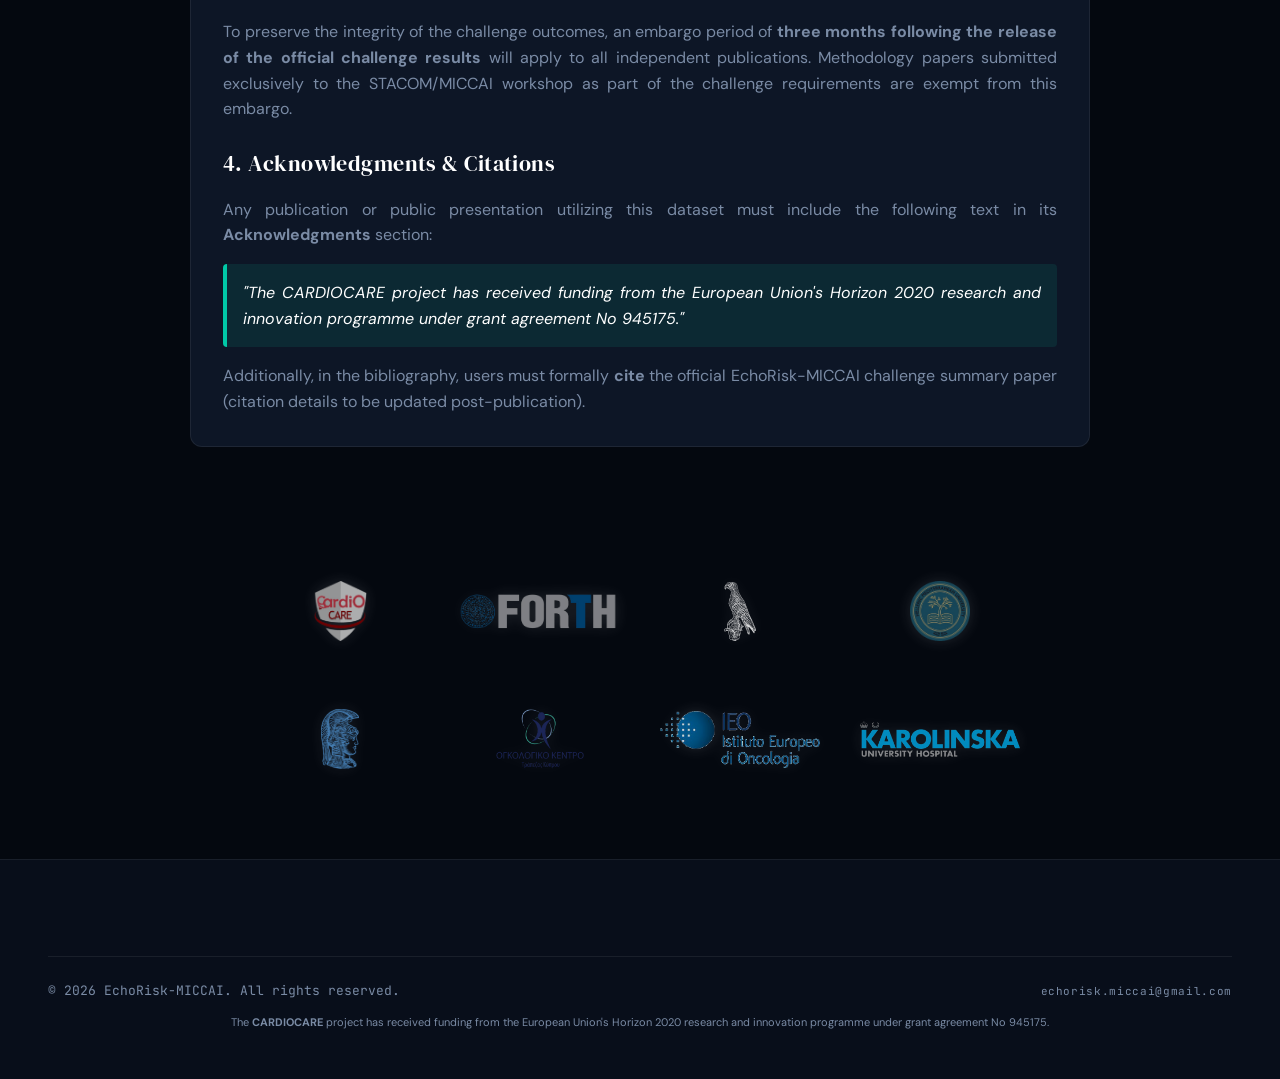
<file: dataset.html>
<!DOCTYPE html>
<html lang="en">
<head>
    <meta charset="UTF-8">
    <meta name="viewport" content="width=device-width, initial-scale=1.0">

    <link rel="icon" type="image/svg+xml"
          href="data:image/svg+xml,%3Csvg viewBox='0 0 100 100' xmlns='http://www.w3.org/2000/svg'%3E%3Ccircle cx='50' cy='50' r='50' fill='%2304080f'/%3E%3Ccircle cx='50' cy='50' r='47' fill='none' stroke='%23e8edf5' stroke-width='3'/%3E%3Cpath d='M18 28 Q8 50 18 72' fill='none' stroke='%2300c9a7' stroke-width='3.5' stroke-linecap='round'/%3E%3Cpath d='M82 28 Q92 50 82 72' fill='none' stroke='%234f8eff' stroke-width='3.5' stroke-linecap='round'/%3E%3Cline x1='50' y1='14' x2='18' y2='56' stroke='%2300c9a7' stroke-width='2.5' stroke-linecap='round'/%3E%3Cline x1='50' y1='14' x2='82' y2='56' stroke='%234f8eff' stroke-width='2.5' stroke-linecap='round'/%3E%3Cpath d='M18 56 Q50 78 82 56' fill='none' stroke='%234f8eff' stroke-width='2' stroke-linecap='round'/%3E%3Cpath d='M50 58 C50 58 34 46 34 37 C34 31 39 27 44 27 C47 27 50 30 50 30 C50 30 53 27 56 27 C61 27 66 31 66 37 C66 46 50 58 50 58 Z' fill='%23e8edf5'/%3E%3Cg stroke='%23e8edf5' stroke-width='1' fill='none' opacity='0.85'%3E%3Cline x1='40' y1='38' x2='47' y2='33'/%3E%3Cline x1='40' y1='38' x2='50' y2='42'/%3E%3Cline x1='47' y1='33' x2='57' y2='36'/%3E%3Cline x1='57' y1='36' x2='50' y2='42'/%3E%3Cline x1='57' y1='36' x2='60' y2='44'/%3E%3Cline x1='50' y1='42' x2='60' y2='44'/%3E%3Cline x1='40' y1='38' x2='44' y2='46'/%3E%3Cline x1='44' y1='46' x2='50' y2='42'/%3E%3C/g%3E%3Ccircle cx='40' cy='38' r='2.5' fill='%23e8edf5'/%3E%3Ccircle cx='47' cy='33' r='2.5' fill='%23e8edf5'/%3E%3Ccircle cx='57' cy='36' r='2.5' fill='%23e8edf5'/%3E%3Ccircle cx='50' cy='42' r='2.5' fill='%23e8edf5'/%3E%3Ccircle cx='60' cy='44' r='2.5' fill='%23e8edf5'/%3E%3Ccircle cx='44' cy='46' r='2.5' fill='%23e8edf5'/%3E%3Ccircle cx='57' cy='36' r='3.5' fill='%23ff6b6b'/%3E%3Cpolyline points='22,66 30,66 33,60 36,72 39,63 42,68 46,66 54,66 57,60 60,72 63,63 66,68 70,66 78,66' fill='none' stroke='%2300c9a7' stroke-width='1.5' stroke-linecap='round' stroke-linejoin='round'/%3E%3C/svg%3E">

    <title>EchoRisk-MICCAI 2026 | Dataset</title>
    <link href="https://fonts.googleapis.com/css2?family=DM+Serif+Display&family=DM+Sans:wght@400;500;600&family=JetBrains+Mono:wght@400;500;600&display=swap"
          rel="stylesheet">
    <link rel="stylesheet" href="assets/css/echorisk.css">
</head>
<body>

<div class="bg-grid"></div>

<nav>
    <div style="display: flex; align-items: center; gap: 24px;">

        <a href="index.html" class="nav-logo"
           style="text-decoration: none; display: flex; align-items: center; position: relative; top: 18px;">
            <img src="assets/logos/echorisk_logo.png" alt="EchoRisk Logo"
                 style="width: 105px; height: 105px; object-fit: contain; display: block;">
        </a>

        <a href="https://conferences.miccai.org/2026/en/default.asp" target="_blank" rel="noopener noreferrer"
           style="display: flex; align-items: center; border-left: 1px solid var(--border); padding-left: 24px;">
            <img src="assets/logos/miccai2026-mobile-logo-france.png" alt="MICCAI 2026"
                 style="height: 110px; width: auto; object-fit: contain; display: block; transition: transform 0.2s ease;"
                 onmouseover="this.style.transform='scale(1.02)'" onmouseout="this.style.transform='scale(1)'">
        </a>

    </div>

    <ul class="nav-links">
        <li><a href="index.html">About</a></li>
        <li><a href="keynote.html">Keynote</a></li>
        <li><a href="tasks.html">Tasks</a></li>
        <li><a href="dataset.html" class="active">Dataset</a></li>
        <li><a href="timeline.html">Timeline</a></li>
        <li><a href="awards.html">Awards</a></li>
        <li><a href="rules.html">Rules & FAQ</a></li>
        <li>
            <a href="submission-guide.html">
                <svg class="nav-docker-icon" viewBox="0 0 24 24" width="15" height="15" fill="currentColor"
                     aria-hidden="true">
                    <path d="M22.5 9.9c-.6-.4-1.9-.6-2.9-.4-.1-.9-.6-1.7-1.4-2.4l-.5-.4-.4.5c-.5.6-.7 1.6-.6 2.4.1.3.2.7.4 1-.2.1-.4.2-.6.3H2.5c-.3 1.4 0 3.1.9 4.4 1 1.5 2.6 2.3 4.6 2.3 4.3 0 7.5-2 9-5.6 1 0 2-.2 2.5-.7.3-.3.6-.7.8-1.2l.1-.3-.5-.4-.4.5zm-15.9-.8h1.9V7.2H6.6v1.9zm2.6 0h1.9V7.2H9.2v1.9zm2.6 0h1.9V7.2h-1.9v1.9zm-5.2-2.5h1.9V4.6H6.6v1.9zm2.6 0h1.9V4.6H9.2v1.9zm2.6 0h1.9V4.6h-1.9v1.9zm2.6 2.5h1.9V7.2h-1.9v1.9zM6.6 12h1.9v-1.9H6.6V12zm2.6 0h1.9v-1.9H9.2V12zm2.6 0h1.9v-1.9h-1.9V12zm2.6 0h1.9v-1.9h-1.9V12z"/>
                </svg>
                Docker Submission Guide
            </a>
        </li>
        <li><a href="papers.html">Paper Submission</a></li>
        <li><a href="https://www.synapse.org/Synapse:syn72001386" class="nav-cta" target="_blank">Register →</a></li>
        <li style="display: flex; align-items: center; margin-left: 10px;">
            <span style="color: var(--border); margin: 0 15px; font-weight: 300; font-size: 20px;">|</span>
            <a href="https://github.com/echorisk-miccai" target="_blank" aria-label="GitHub Organization"
               style="display: flex; align-items: center; opacity: 0.7; transition: opacity 0.2s;"
               onmouseover="this.style.opacity=1" onmouseout="this.style.opacity=0.7">
                <svg height="24" viewBox="0 0 16 16" width="24" fill="var(--text)">
                    <path d="M8 0C3.58 0 0 3.58 0 8c0 3.54 2.29 6.53 5.47 7.59.4.07.55-.17.55-.38 0-.19-.01-.82-.01-1.49-2.01.37-2.53-.49-2.69-.94-.09-.23-.48-.94-.82-1.13-.28-.15-.68-.52-.01-.53.63-.01 1.08.58 1.23.82.72 1.21 1.87.87 2.33.66.07-.52.28-.87.51-1.07-1.78-.2-3.64-.89-3.64-3.95 0-.87.31-1.59.82-2.15-.08-.2-.36-1.02.08-2.12 0 0 .67-.21 2.2.82.64-.18 1.32-.27 2-.27.68 0 1.36.09 2 .27 1.53-1.04 2.2-.82 2.2-.82.44 1.1.16 1.92.08 2.12.51.56.82 1.27.82 2.15 0 3.07-1.87 3.75-3.65 3.95.29.25.54.73.54 1.48 0 1.07-.01 1.93-.01 2.2 0 .21.15.46.55.38A8.013 8.013 0 0016 8c0-4.42-3.58-8-8-8z"></path>
                </svg>
            </a>
        </li>
    </ul>
</nav>

<section id="dataset" class="page-header">
    <div class="container">
        <p class="section-label">// Dataset</p>
        <h2 class="section-title">The EchoRisk-MICCAI Challenge Dataset</h2>

        <div class="dataset-grid" style="text-align: left;">
            <div>
                <p class="section-desc" style="margin: 0; text-align: justify; hyphens: auto;">
                    A specially curated benchmark dataset derived from the EU-funded CARDIOCARE project. It represents
                    the first echocardiography imaging database with explicit therapy-induced cardiotoxicity labels.
                </p>
                <ul class="data-features" style="margin-top:32px">
                    <li><strong>422 breast cancer patients</strong> · 2,159 DICOM echo videos</li>
                    <li><strong>Complete Exams</strong> · 1,036 fully paired examinations</li>
                    <li><strong>Longitudinal</strong> · baseline + 4 follow-up timepoints (3-month intervals)</li>
                    <li><strong>Views</strong> · Apical 4-chamber and 2-chamber cine loops</li>
                    <li><strong>Labels</strong> · LVEF, GLS, cardiotoxicity status</li>
                    <li><strong>GDPR-compliant</strong> · fully de-identified DICOM per institutional IRB</li>
                </ul>
            </div>

            <div class="data-vis">
                <div class="data-vis-title">// Dataset Split</div>
                <div class="split-bar">
                    <div class="split-train"></div>
                    <div class="split-val"></div>
                    <div class="split-test"></div>
                </div>
                <div class="split-legend">
                    <div class="legend-item"><span class="legend-dot" style="background:var(--accent)"></span>Train 56%
                    </div>
                    <div class="legend-item"><span class="legend-dot" style="background:var(--accent2)"></span>Val 14%
                    </div>
                    <div class="legend-item"><span class="legend-dot" style="background:var(--accent3)"></span>Test 30%
                    </div>
                </div>

                <!--                <div class="data-vis-title">// Participating Centers</div>-->
                <!--                <div class="site-grid">-->
                <!--                    <div class="site-item">-->
                <!--                        <div class="site-name">European Institute of Oncology (IEO)</div>-->
                <!--                        <div class="site-loc">Italy 🇮🇹</div>-->
                <!--                    </div>-->
                <!--                    <div class="site-item">-->
                <!--                        <div class="site-name">Bank of Cyprus Oncology Centre (BOCOC)</div>-->
                <!--                        <div class="site-loc">Cyprus 🇨🇾</div>-->
                <!--                    </div>-->
                <!--                    <div class="site-item">-->
                <!--                        <div class="site-name">Karolinska University Hospital (KSBC)</div>-->
                <!--                        <div class="site-loc">Sweden 🇸🇪</div>-->
                <!--                    </div>-->
                <!--                    <div class="site-item">-->
                <!--                        <div class="site-name">National and Kapodistrian University of Athens (NKUA)</div>-->
                <!--                        <div class="site-loc">Greece 🇬🇷</div>-->
                <!--                    </div>-->
                <!--                    <div class="site-item">-->
                <!--                        <div class="site-name">University of Ioannina (UOI)</div>-->
                <!--                        <div class="site-loc">Greece 🇬🇷</div>-->
                <!--                    </div>-->
                <!--                    <div class="site-item">-->
                <!--                        <div class="site-name">Institute of Oncology Ljubljana (IOL)</div>-->
                <!--                        <div class="site-loc">Slovenia 🇸🇮</div>-->
                <!--                    </div>-->
                <!--                </div>-->
            </div>
        </div>
    </div>
</section>


<section id="dua" class="page-header" style="padding-top: 60px; padding-bottom: 60px;">
    <div class="container" style="max-width: 900px; text-align: left;">
        <p class="section-label" style="text-align: center;">// Legal & Privacy</p>
        <h2 class="section-title" style="text-align: center;">Data Use Agreement (DUA)</h2>
        <p class="section-desc" style="text-align: center; margin-bottom: 40px;">
            By downloading, accessing, or using the CARDIOCARE data provided for the EchoRisk-MICCAI 2026 challenge,
            you explicitly agree to the following terms and conditions.
        </p>

        <div style="background: var(--card); padding: 32px; border-radius: 12px; border: 1px solid var(--border);">

            <h3 style="color: #fff; font-family: var(--heading-font); font-size: 22px; margin-bottom: 16px;">1. License
                Definition (CC BY-NC-SA)</h3>
            <p style="color: var(--muted); line-height: 1.6; margin-bottom: 24px;">
                The dataset is released under the <strong>Creative Commons Attribution-NonCommercial-ShareAlike 4.0
                International License</strong>. You are free to adapt and build upon the material for non-commercial
                purposes, provided you give appropriate credit and distribute your contributions under the same license.
            </p>

            <h3 style="color: #fff; font-family: var(--heading-font); font-size: 22px; margin-bottom: 16px;">2.
                Challenge-Specific Restrictions</h3>
            <ul style="color: var(--muted); line-height: 1.6; margin-bottom: 24px; padding-left: 20px;">
                <li style="margin-bottom: 8px;"><strong>Registration Required:</strong> You must not bypass the official
                    registration portal. Do not share direct download links or the extraction password with unregistered
                    individuals outside of your approved team.
                </li>
                <li style="margin-bottom: 8px;"><strong>No Re-identification:</strong> The data has been strictly
                    de-identified. You agree to make absolutely no attempt to re-identify, contact, or uncover the
                    identity of any patient, clinical center, or physician associated with this dataset.
                </li>
                <li style="margin-bottom: 8px;"><strong>Clinical Liability:</strong> The data is provided for research
                    and benchmarking purposes only. It is not intended for, and must not be used for, active clinical
                    diagnosis or direct patient care.
                </li>
            </ul>

            <h3 style="color: #fff; font-family: var(--heading-font); font-size: 22px; margin-bottom: 16px;">3.
                Publication Embargo</h3>
            <p style="color: var(--muted); line-height: 1.6; margin-bottom: 24px;">
                To preserve the integrity of the challenge outcomes, an embargo period of <strong>three months following
                the release of the official challenge results</strong> will apply to all independent publications.
                Methodology papers submitted exclusively to the STACOM/MICCAI workshop as part of the challenge
                requirements are exempt from this embargo.
            </p>

            <h3 style="color: #fff; font-family: var(--heading-font); font-size: 22px; margin-bottom: 16px;">4.
                Acknowledgments & Citations</h3>
            <p style="color: var(--muted); line-height: 1.6; margin-bottom: 16px;">
                Any publication or public presentation utilizing this dataset must include the following text in its
                <strong>Acknowledgments</strong> section:
            </p>
            <blockquote
                    style="background: rgba(0, 201, 167, 0.1); border-left: 4px solid var(--accent); padding: 16px; margin: 0 0 16px 0; border-radius: 4px; color: #fff; font-style: italic;">
                "The CARDIOCARE project has received funding from the European Union's Horizon 2020 research and
                innovation programme under grant agreement No 945175."
            </blockquote>
            <p style="color: var(--muted); line-height: 1.6;">
                Additionally, in the bibliography, users must formally <strong>cite</strong> the official
                EchoRisk-MICCAI challenge summary paper (citation details to be updated post-publication).
            </p>

        </div>
    </div>
</section>

<div class="partner-logos-container">
    <div class="partner-logos-row">
        <div class="logo-wrapper" data-name="CARDIOCARE Project">
            <a href="https://cardiocare-project.eu/" target="_blank" rel="noopener"><img
                    src="assets/logos/cardiocare-logo.png" alt="CARDIOCARE" class="partner-logo-img"></a>
        </div>
        <div class="logo-wrapper" data-name="Foundation for Research and Technology - Hellas">
            <a href="https://www.ics.forth.gr/cbml/?lang=en" target="_blank" rel="noopener"><img
                    src="assets/logos/forth-logo.png" alt="FORTH" class="partner-logo-img"></a>
        </div>
        <div class="logo-wrapper" data-name="University of Ioannina">
            <a href="https://medlab.cc.uoi.gr/" target="_blank" rel="noopener"><img src="assets/logos/uoi-logo.svg"
                                                                                    alt="UOI" class="partner-logo-img"></a>
        </div>
        <div class="logo-wrapper" data-name="Hellenic Mediterranean University">
            <a href="https://bmi.hmu.gr/" target="_blank" rel="noopener"><img src="assets/logos/hmu-logo.png" alt="HMU"
                                                                              class="partner-logo-img"></a>
        </div>
    </div>

    <div class="partner-logos-row">
        <div class="logo-wrapper" data-name="National and Kapodistrian University of Athens">
            <a href="https://en.uoa.gr/" target="_blank" rel="noopener"><img src="assets/logos/nkua-logo.png" alt="NKUA"
                                                                             class="partner-logo-img"></a>
        </div>
        <div class="logo-wrapper" data-name="Bank of Cyprus Oncology Centre">
            <a href="https://www.bococ.org.cy/en" target="_blank" rel="noopener"><img src="assets/logos/bococ-logo.png"
                                                                                      alt="BOCOC"
                                                                                      class="partner-logo-img"></a>
        </div>
        <div class="logo-wrapper" data-name="European Institute of Oncology">
            <a href="https://www.ieo.it/en/" target="_blank" rel="noopener"><img src="assets/logos/ieo-logo.png"
                                                                                 alt="IEO" class="partner-logo-img"></a>
        </div>
        <div class="logo-wrapper" data-name="Karolinska University Hospital">
            <a href="https://www.karolinskahospital.com/" target="_blank" rel="noopener"><img
                    src="assets/logos/karolinska-logo.png"
                    alt="KSBC"
                    class="partner-logo-img"></a>
        </div>
    </div>
</div>

<footer>
    <div class="footer-bottom"
         style="display:flex; flex-direction:column; align-items:center; gap:12px; text-align:center;">
        <div style="display:flex; justify-content:space-between; align-items:center; width:100%; flex-wrap:wrap; gap:12px;">
            <p>© 2026 EchoRisk-MICCAI. All rights reserved.</p>
            <a href="mailto:echorisk.miccai@gmail.com"
               style="font-family:var(--mono-font); font-size:11px; color:var(--muted); text-decoration:none; letter-spacing:0.06em; transition:color 0.2s;"
               onmouseover="this.style.color='var(--accent2)'"
               onmouseout="this.style.color='var(--muted)'">echorisk.miccai@gmail.com</a>
        </div>
        <p style="font-size:11px; line-height:1.5; color:var(--muted); font-family:var(--body-font);">
            The <strong>CARDIOCARE</strong> project has received funding from the European Union's Horizon 2020
            research and innovation programme under grant agreement No&nbsp;945175.
        </p>
    </div>
</footer>

</body>
</html>
</file>
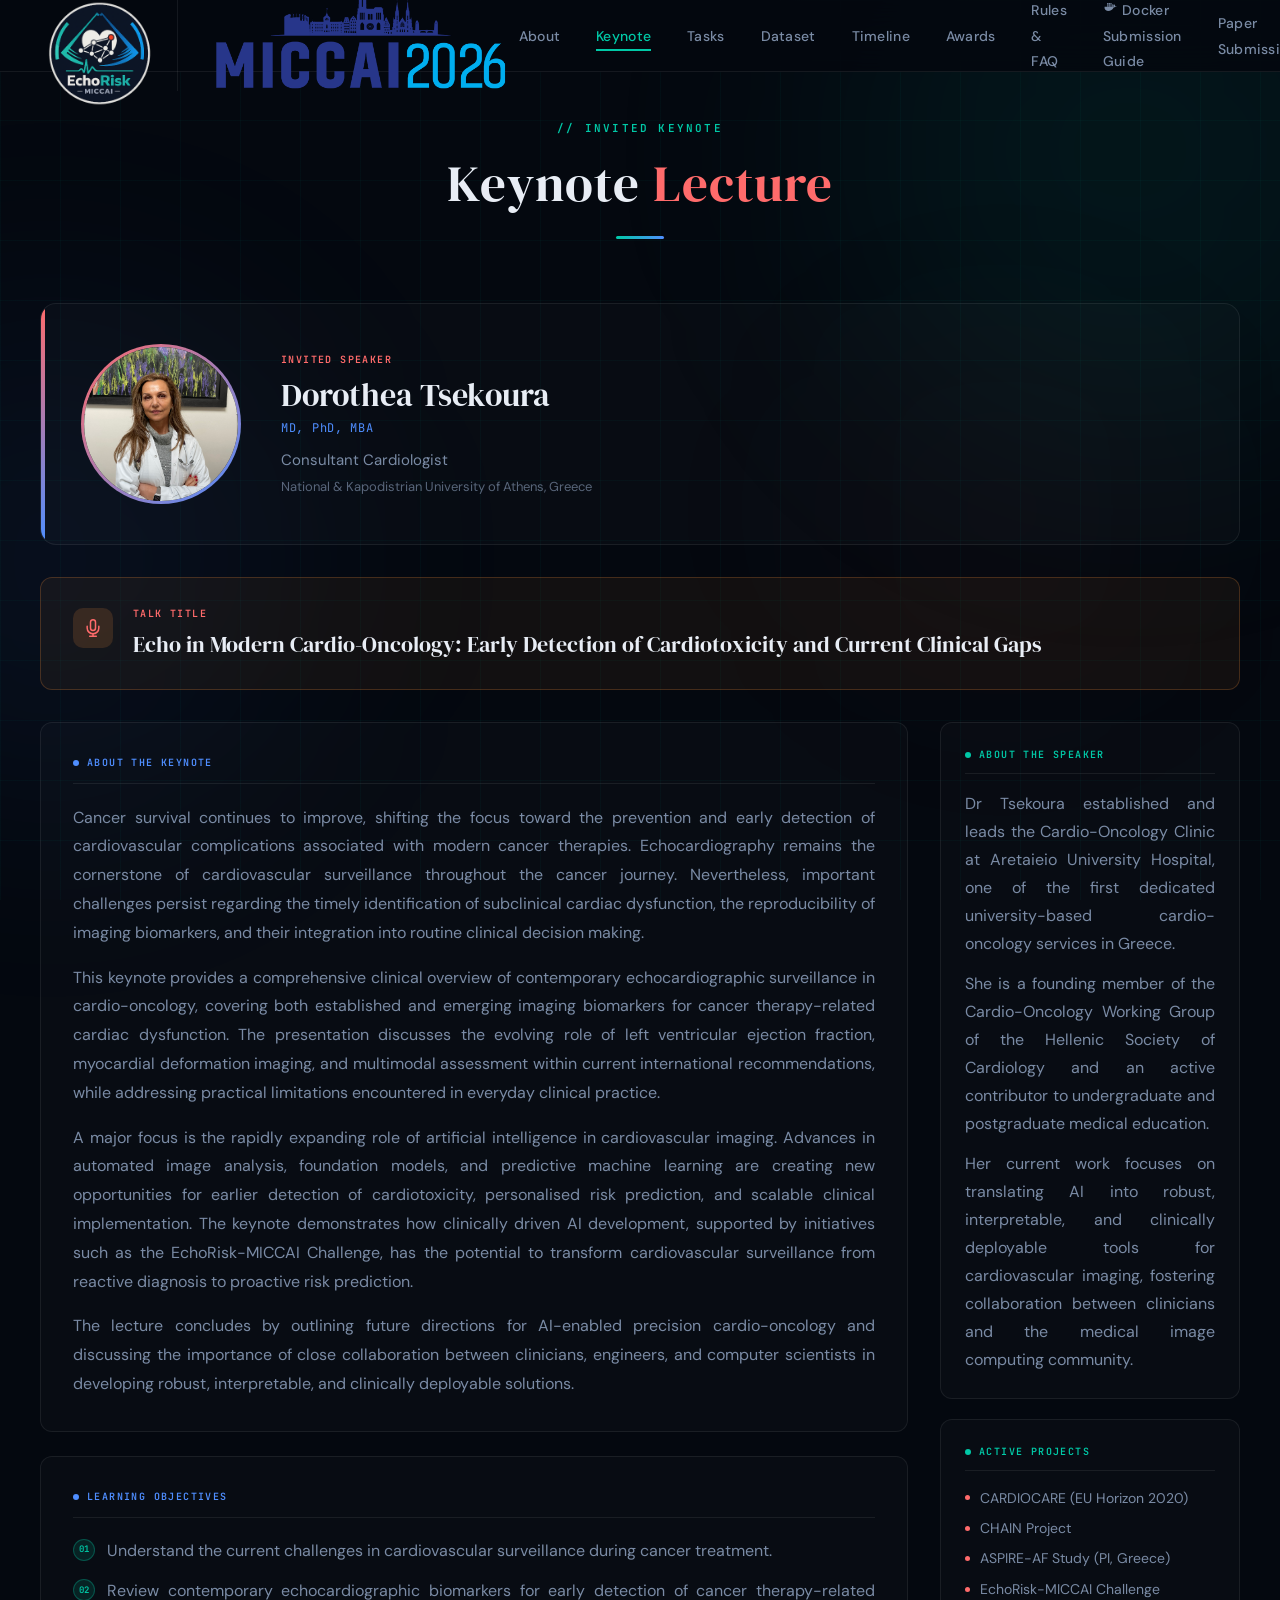
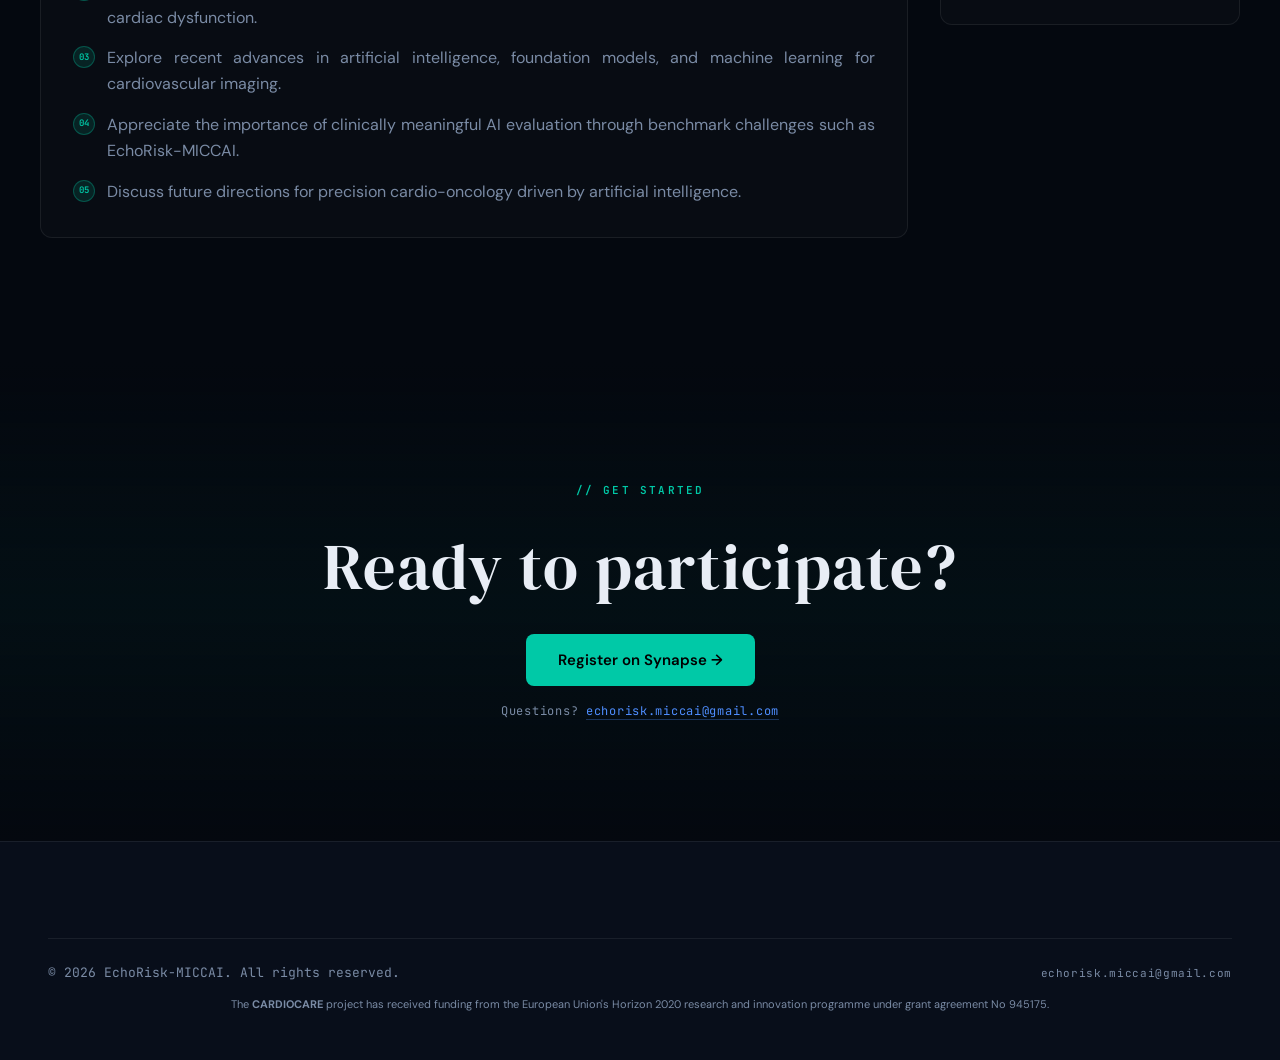
<file: keynote.html>
<!DOCTYPE html>
<html lang="en">
<head>
    <meta charset="UTF-8">
    <meta name="viewport" content="width=device-width, initial-scale=1.0">

    <link rel="icon" type="image/svg+xml"
          href="data:image/svg+xml,%3Csvg viewBox='0 0 100 100' xmlns='http://www.w3.org/2000/svg'%3E%3Ccircle cx='50' cy='50' r='50' fill='%2304080f'/%3E%3Ccircle cx='50' cy='50' r='47' fill='none' stroke='%23e8edf5' stroke-width='3'/%3E%3Cpath d='M18 28 Q8 50 18 72' fill='none' stroke='%2300c9a7' stroke-width='3.5' stroke-linecap='round'/%3E%3Cpath d='M82 28 Q92 50 82 72' fill='none' stroke='%234f8eff' stroke-width='3.5' stroke-linecap='round'/%3E%3Cline x1='50' y1='14' x2='18' y2='56' stroke='%2300c9a7' stroke-width='2.5' stroke-linecap='round'/%3E%3Cline x1='50' y1='14' x2='82' y2='56' stroke='%234f8eff' stroke-width='2.5' stroke-linecap='round'/%3E%3Cpath d='M18 56 Q50 78 82 56' fill='none' stroke='%234f8eff' stroke-width='2' stroke-linecap='round'/%3E%3Cpath d='M50 58 C50 58 34 46 34 37 C34 31 39 27 44 27 C47 27 50 30 50 30 C50 30 53 27 56 27 C61 27 66 31 66 37 C66 46 50 58 50 58 Z' fill='%23e8edf5'/%3E%3Cg stroke='%23e8edf5' stroke-width='1' fill='none' opacity='0.85'%3E%3Cline x1='40' y1='38' x2='47' y2='33'/%3E%3Cline x1='40' y1='38' x2='50' y2='42'/%3E%3Cline x1='47' y1='33' x2='57' y2='36'/%3E%3Cline x1='57' y1='36' x2='50' y2='42'/%3E%3Cline x1='57' y1='36' x2='60' y2='44'/%3E%3Cline x1='50' y1='42' x2='60' y2='44'/%3E%3Cline x1='40' y1='38' x2='44' y2='46'/%3E%3Cline x1='44' y1='46' x2='50' y2='42'/%3E%3C/g%3E%3Ccircle cx='40' cy='38' r='2.5' fill='%23e8edf5'/%3E%3Ccircle cx='47' cy='33' r='2.5' fill='%23e8edf5'/%3E%3Ccircle cx='57' cy='36' r='2.5' fill='%23e8edf5'/%3E%3Ccircle cx='50' cy='42' r='2.5' fill='%23e8edf5'/%3E%3Ccircle cx='60' cy='44' r='2.5' fill='%23e8edf5'/%3E%3Ccircle cx='44' cy='46' r='2.5' fill='%23e8edf5'/%3E%3Ccircle cx='57' cy='36' r='3.5' fill='%23ff6b6b'/%3E%3Cpolyline points='22,66 30,66 33,60 36,72 39,63 42,68 46,66 54,66 57,60 60,72 63,63 66,68 70,66 78,66' fill='none' stroke='%2300c9a7' stroke-width='1.5' stroke-linecap='round' stroke-linejoin='round'/%3E%3C/svg%3E">

    <title>EchoRisk-MICCAI 2026 | Keynote</title>
    <link href="https://fonts.googleapis.com/css2?family=DM+Serif+Display&family=DM+Sans:wght@400;500;600&family=JetBrains+Mono:wght@400;500;600&display=swap"
          rel="stylesheet">
    <link rel="stylesheet" href="assets/css/echorisk.css">
</head>
<body>

<div class="bg-grid"></div>
<div class="bg-orb bg-orb-1"></div>
<div class="bg-orb bg-orb-2"></div>
<div class="bg-orb bg-orb-3"></div>

<nav>
    <div style="display: flex; align-items: center; gap: 24px;">

        <a href="index.html" class="nav-logo"
           style="text-decoration: none; display: flex; align-items: center; position: relative; top: 18px;">
            <img src="assets/logos/echorisk_logo.png" alt="EchoRisk Logo"
                 style="width: 105px; height: 105px; object-fit: contain; display: block;">
        </a>

        <a href="https://conferences.miccai.org/2026/en/default.asp" target="_blank" rel="noopener noreferrer"
           style="display: flex; align-items: center; border-left: 1px solid var(--border); padding-left: 24px;">
            <img src="assets/logos/miccai2026-mobile-logo-france.png" alt="MICCAI 2026"
                 style="height: 110px; width: auto; object-fit: contain; display: block; transition: transform 0.2s ease;"
                 onmouseover="this.style.transform='scale(1.02)'" onmouseout="this.style.transform='scale(1)'">
        </a>

    </div>

    <label for="nav-toggle" class="nav-hamburger" aria-label="Toggle navigation">
        <span></span>
        <span></span>
        <span></span>
    </label>
    <input type="checkbox" id="nav-toggle" style="display:none;">

    <ul class="nav-links">
        <li><a href="index.html">About</a></li>
        <li><a href="keynote.html" class="active">Keynote</a></li>
        <li><a href="tasks.html">Tasks</a></li>
        <li><a href="dataset.html">Dataset</a></li>
        <li><a href="timeline.html">Timeline</a></li>
        <li><a href="awards.html">Awards</a></li>
        <li><a href="rules.html">Rules &amp; FAQ</a></li>
        <li>
            <a href="submission-guide.html">
                <svg class="nav-docker-icon" viewBox="0 0 24 24" width="15" height="15" fill="currentColor"
                     aria-hidden="true">
                    <path d="M22.5 9.9c-.6-.4-1.9-.6-2.9-.4-.1-.9-.6-1.7-1.4-2.4l-.5-.4-.4.5c-.5.6-.7 1.6-.6 2.4.1.3.2.7.4 1-.2.1-.4.2-.6.3H2.5c-.3 1.4 0 3.1.9 4.4 1 1.5 2.6 2.3 4.6 2.3 4.3 0 7.5-2 9-5.6 1 0 2-.2 2.5-.7.3-.3.6-.7.8-1.2l.1-.3-.5-.4-.4.5zm-15.9-.8h1.9V7.2H6.6v1.9zm2.6 0h1.9V7.2H9.2v1.9zm2.6 0h1.9V7.2h-1.9v1.9zm-5.2-2.5h1.9V4.6H6.6v1.9zm2.6 0h1.9V4.6H9.2v1.9zm2.6 0h1.9V4.6h-1.9v1.9zm2.6 2.5h1.9V7.2h-1.9v1.9zM6.6 12h1.9v-1.9H6.6V12zm2.6 0h1.9v-1.9H9.2V12zm2.6 0h1.9v-1.9h-1.9V12zm2.6 0h1.9v-1.9h-1.9V12z"/>
                </svg>
                Docker Submission Guide
            </a>
        </li>
        <li><a href="papers.html">Paper Submission</a></li>
        <li><a href="https://www.synapse.org/Synapse:syn72001386" class="nav-cta" target="_blank">Register →</a></li>
        <li style="display: flex; align-items: center; margin-left: 10px;">
            <span style="color: var(--border); margin: 0 15px; font-weight: 300; font-size: 20px;">|</span>
            <a href="https://github.com/echorisk-miccai" target="_blank" aria-label="GitHub Organization"
               style="display: flex; align-items: center; opacity: 0.7; transition: opacity 0.2s;"
               onmouseover="this.style.opacity=1" onmouseout="this.style.opacity=0.7">
                <svg height="24" viewBox="0 0 16 16" width="24" fill="var(--text)">
                    <path d="M8 0C3.58 0 0 3.58 0 8c0 3.54 2.29 6.53 5.47 7.59.4.07.55-.17.55-.38 0-.19-.01-.82-.01-1.49-2.01.37-2.53-.49-2.69-.94-.09-.23-.48-.94-.82-1.13-.28-.15-.68-.52-.01-.53.63-.01 1.08.58 1.23.82.72 1.21 1.87.87 2.33.66.07-.52.28-.87.51-1.07-1.78-.2-3.64-.89-3.64-3.95 0-.87.31-1.59.82-2.15-.08-.2-.36-1.02.08-2.12 0 0 .67-.21 2.2.82.64-.18 1.32-.27 2-.27.68 0 1.36.09 2 .27 1.53-1.04 2.2-.82 2.2-.82.44 1.1.16 1.92.08 2.12.51.56.82 1.27.82 2.15 0 3.07-1.87 3.75-3.65 3.95.29.25.54.73.54 1.48 0 1.07-.01 1.93-.01 2.2 0 .21.15.46.55.38A8.013 8.013 0 0016 8c0-4.42-3.58-8-8-8z"></path>
                </svg>
            </a>
        </li>
    </ul>
</nav>

<!-- ── Page hero (no affiliation bar, no subtitle paragraph) ── -->
<div class="keynote-hero">
    <div class="container">
        <p class="section-label">// Invited Keynote</p>
        <h1 class="keynote-hero-title">
            Keynote <span>Lecture</span>
        </h1>
        <div class="keynote-divider"></div>
    </div>
</div>

<!-- ── Main content ── -->
<div class="keynote-page">
    <div class="container">

        <!-- Speaker identity -->
        <div class="speaker-identity">
            <div class="speaker-photo-ring">
                <img src="assets/Dorothea.png" alt="Dr Dorothea Tsekoura, Consultant Cardiologist">
            </div>
            <div class="speaker-meta">
                <div class="speaker-tag">Invited Speaker</div>
                <div class="speaker-name">Dorothea Tsekoura</div>
                <div class="speaker-creds">MD, PhD, MBA</div>
                <div class="speaker-role">Consultant Cardiologist</div>
                <div class="speaker-inst">
                    National &amp; Kapodistrian University of Athens, Greece
                </div>
            </div>
        </div>

        <!-- Talk title -->
        <div class="talk-title-card">
            <div class="talk-title-icon">
                <svg viewBox="0 0 24 24">
                    <path d="M12 2a3 3 0 0 1 3 3v7a3 3 0 0 1-6 0V5a3 3 0 0 1 3-3z"/>
                    <path d="M19 10v2a7 7 0 0 1-14 0v-2"/>
                    <line x1="12" y1="19" x2="12" y2="22"/>
                    <line x1="8" y1="22" x2="16" y2="22"/>
                </svg>
            </div>
            <div>
                <div class="talk-title-label">Talk Title</div>
                <div class="talk-title-text">
                    Echo in Modern Cardio-Oncology: Early Detection of
                    Cardiotoxicity and Current Clinical Gaps
                </div>
            </div>
        </div>

        <!-- Two-column: abstract + sidebar -->
        <div class="keynote-content-grid">

            <!-- Left: abstract + objectives -->
            <div>
                <div class="content-block">
                    <div class="content-block-label">About the Keynote</div>
                    <p>
                        Cancer survival continues to improve, shifting the focus toward the prevention and
                        early detection of cardiovascular complications associated with modern cancer therapies.
                        Echocardiography remains the cornerstone of cardiovascular surveillance throughout
                        the cancer journey. Nevertheless, important challenges persist regarding the timely
                        identification of subclinical cardiac dysfunction, the reproducibility of imaging
                        biomarkers, and their integration into routine clinical decision making.
                    </p>
                    <p>
                        This keynote provides a comprehensive clinical overview of contemporary
                        echocardiographic surveillance in cardio-oncology, covering both established and
                        emerging imaging biomarkers for cancer therapy-related cardiac dysfunction. The
                        presentation discusses the evolving role of left ventricular ejection fraction,
                        myocardial deformation imaging, and multimodal assessment within current
                        international recommendations, while addressing practical limitations encountered
                        in everyday clinical practice.
                    </p>
                    <p>
                        A major focus is the rapidly expanding role of artificial intelligence in
                        cardiovascular imaging. Advances in automated image analysis, foundation models,
                        and predictive machine learning are creating new opportunities for earlier detection
                        of cardiotoxicity, personalised risk prediction, and scalable clinical
                        implementation. The keynote demonstrates how clinically driven AI development,
                        supported by initiatives such as the EchoRisk-MICCAI Challenge, has the potential
                        to transform cardiovascular surveillance from reactive diagnosis to proactive risk
                        prediction.
                    </p>
                    <p>
                        The lecture concludes by outlining future directions for AI-enabled precision
                        cardio-oncology and discussing the importance of close collaboration between
                        clinicians, engineers, and computer scientists in developing robust, interpretable,
                        and clinically deployable solutions.
                    </p>
                </div>

                <div class="content-block">
                    <div class="content-block-label">Learning Objectives</div>
                    <ul class="objectives-list">
                        <li>
                            <div class="obj-dot"><span>01</span></div>
                            Understand the current challenges in cardiovascular surveillance during cancer treatment.
                        </li>
                        <li>
                            <div class="obj-dot"><span>02</span></div>
                            Review contemporary echocardiographic biomarkers for early detection of cancer therapy-related cardiac dysfunction.
                        </li>
                        <li>
                            <div class="obj-dot"><span>03</span></div>
                            Explore recent advances in artificial intelligence, foundation models, and machine learning for cardiovascular imaging.
                        </li>
                        <li>
                            <div class="obj-dot"><span>04</span></div>
                            Appreciate the importance of clinically meaningful AI evaluation through benchmark challenges such as EchoRisk-MICCAI.
                        </li>
                        <li>
                            <div class="obj-dot"><span>05</span></div>
                            Discuss future directions for precision cardio-oncology driven by artificial intelligence.
                        </li>
                    </ul>
                </div>
            </div>

            <!-- Right: sidebar (no research areas) -->
            <div class="keynote-sidebar">

                <div class="sidebar-card">
                    <div class="sidebar-card-label">About the Speaker</div>
                    <p class="bio-text">
                        Dr Tsekoura established and leads the Cardio-Oncology Clinic at Aretaieio
                        University Hospital, one of the first dedicated university-based
                        cardio-oncology services in Greece.
                    </p>
                    <p class="bio-text">
                        She is a founding member of the Cardio-Oncology Working Group of the
                        Hellenic Society of Cardiology and an active contributor to undergraduate
                        and postgraduate medical education.
                    </p>
                    <p class="bio-text">
                        Her current work focuses on translating AI into robust, interpretable, and
                        clinically deployable tools for cardiovascular imaging, fostering
                        collaboration between clinicians and the medical image computing community.
                    </p>
                </div>

                <div class="sidebar-card">
                    <div class="sidebar-card-label">Active Projects</div>
                    <div class="project-list">
                        <div class="project-item">CARDIOCARE (EU Horizon 2020)</div>
                        <div class="project-item">CHAIN Project</div>
                        <div class="project-item">ASPIRE-AF Study (PI, Greece)</div>
                        <div class="project-item">EchoRisk-MICCAI Challenge</div>
                    </div>
                </div>

            </div>
        </div>

    </div>
</div>

<!-- ── CTA ── -->
<section class="cta-section">
    <p class="section-label" style="text-align:center;">// Get Started</p>
    <h2 class="cta-title">Ready to participate?</h2>
    <a href="https://www.synapse.org/Synapse:syn72001386" class="btn-primary"
       style="margin:0 auto;display:inline-flex;">Register on Synapse →</a>
    <p style="font-family:var(--mono-font); font-size:12px; color:var(--muted); margin-top:16px; letter-spacing:0.06em;">
        Questions? <a href="mailto:echorisk.miccai@gmail.com"
                      style="color:var(--accent2); text-decoration:none; border-bottom:1px solid rgba(79,142,255,0.3);">echorisk.miccai@gmail.com</a>
    </p>
</section>

<footer>
    <div class="footer-bottom"
         style="display:flex; flex-direction:column; align-items:center; gap:12px; text-align:center;">
        <div style="display:flex; justify-content:space-between; align-items:center; width:100%; flex-wrap:wrap; gap:12px;">
            <p>© 2026 EchoRisk-MICCAI. All rights reserved.</p>
            <a href="mailto:echorisk.miccai@gmail.com"
               style="font-family:var(--mono-font); font-size:11px; color:var(--muted); text-decoration:none; letter-spacing:0.06em; transition:color 0.2s;"
               onmouseover="this.style.color='var(--accent2)'"
               onmouseout="this.style.color='var(--muted)'">echorisk.miccai@gmail.com</a>
        </div>
        <p style="font-size:11px; line-height:1.5; color:var(--muted); font-family:var(--body-font);">
            The <strong>CARDIOCARE</strong> project has received funding from the European Union's Horizon 2020
            research and innovation programme under grant agreement No&nbsp;945175.
        </p>
    </div>
</footer>

</body>
</html>
</file>
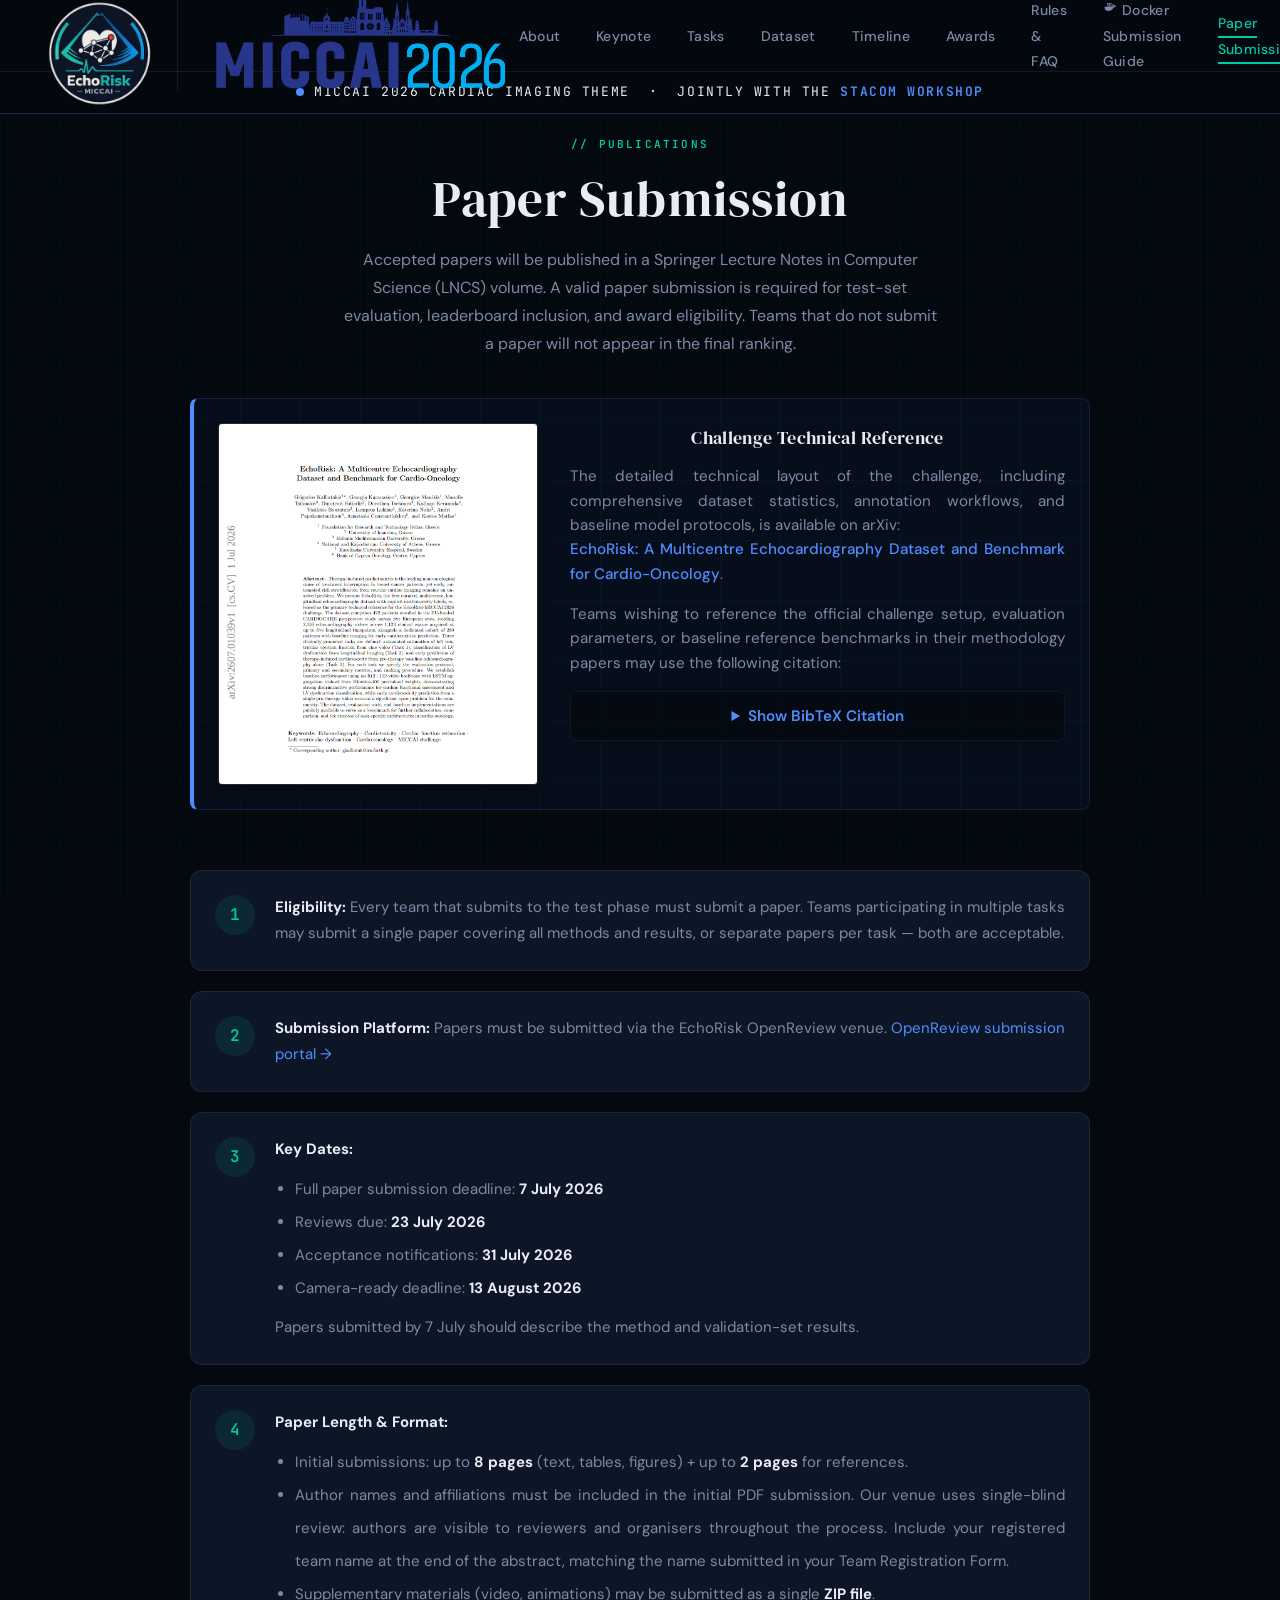
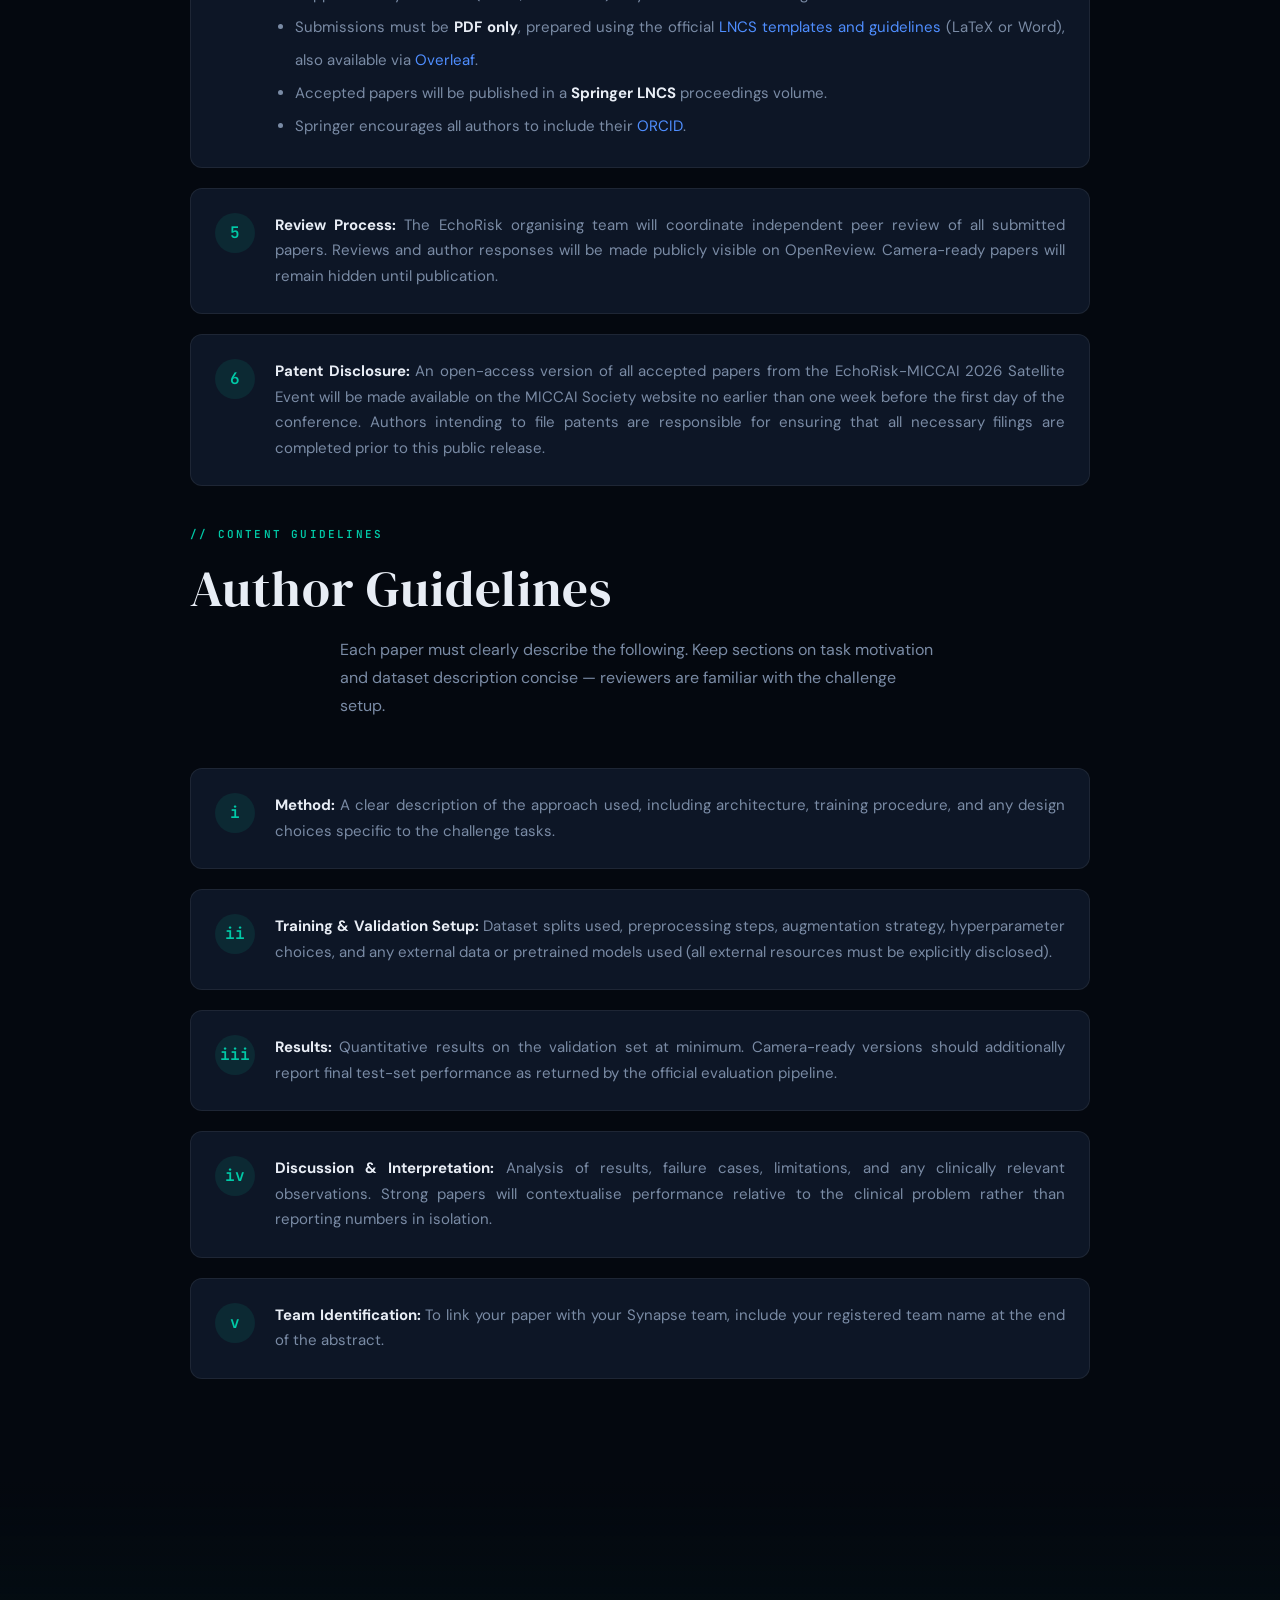
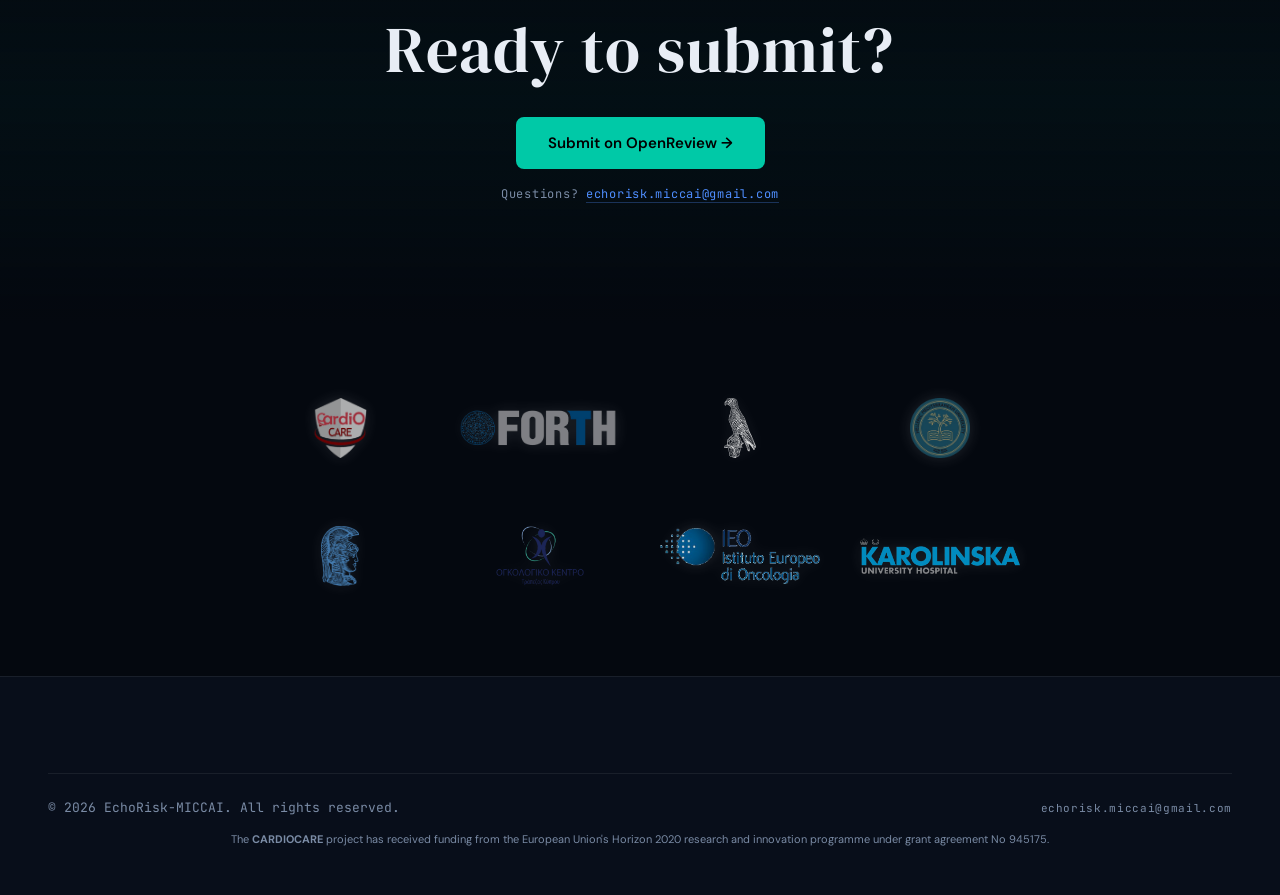
<file: papers.html>
<!DOCTYPE html>
<html lang="en">
<head>
    <meta charset="UTF-8">
    <meta name="viewport" content="width=device-width, initial-scale=1.0">

    <link rel="icon" type="image/svg+xml"
          href="data:image/svg+xml,%3Csvg viewBox='0 0 100 100' xmlns='http://www.w3.org/2000/svg'%3E%3Ccircle cx='50' cy='50' r='50' fill='%2304080f'/%3E%3Ccircle cx='50' cy='50' r='47' fill='none' stroke='%23e8edf5' stroke-width='3'/%3E%3Cpath d='M18 28 Q8 50 18 72' fill='none' stroke='%2300c9a7' stroke-width='3.5' stroke-linecap='round'/%3E%3Cpath d='M82 28 Q92 50 82 72' fill='none' stroke='%234f8eff' stroke-width='3.5' stroke-linecap='round'/%3E%3Cline x1='50' y1='14' x2='18' y2='56' stroke='%2300c9a7' stroke-width='2.5' stroke-linecap='round'/%3E%3Cline x1='50' y1='14' x2='82' y2='56' stroke='%234f8eff' stroke-width='2.5' stroke-linecap='round'/%3E%3Cpath d='M18 56 Q50 78 82 56' fill='none' stroke='%234f8eff' stroke-width='2' stroke-linecap='round'/%3E%3Cpath d='M50 58 C50 58 34 46 34 37 C34 31 39 27 44 27 C47 27 50 30 50 30 C50 30 53 27 56 27 C61 27 66 31 66 37 C66 46 50 58 50 58 Z' fill='%23e8edf5'/%3E%3Cg stroke='%23e8edf5' stroke-width='1' fill='none' opacity='0.85'%3E%3Cline x1='40' y1='38' x2='47' y2='33'/%3E%3Cline x1='40' y1='38' x2='50' y2='42'/%3E%3Cline x1='47' y1='33' x2='57' y2='36'/%3E%3Cline x1='57' y1='36' x2='50' y2='42'/%3E%3Cline x1='57' y1='36' x2='60' y2='44'/%3E%3Cline x1='50' y1='42' x2='60' y2='44'/%3E%3Cline x1='40' y1='38' x2='44' y2='46'/%3E%3Cline x1='44' y1='46' x2='50' y2='42'/%3E%3C/g%3E%3Ccircle cx='40' cy='38' r='2.5' fill='%23e8edf5'/%3E%3Ccircle cx='47' cy='33' r='2.5' fill='%23e8edf5'/%3E%3Ccircle cx='57' cy='36' r='2.5' fill='%23e8edf5'/%3E%3Ccircle cx='50' cy='42' r='2.5' fill='%23e8edf5'/%3E%3Ccircle cx='60' cy='44' r='2.5' fill='%23e8edf5'/%3E%3Ccircle cx='44' cy='46' r='2.5' fill='%23e8edf5'/%3E%3Ccircle cx='57' cy='36' r='3.5' fill='%23ff6b6b'/%3E%3Cpolyline points='22,66 30,66 33,60 36,72 39,63 42,68 46,66 54,66 57,60 60,72 63,63 66,68 70,66 78,66' fill='none' stroke='%2300c9a7' stroke-width='1.5' stroke-linecap='round' stroke-linejoin='round'/%3E%3C/svg%3E">

    <title>EchoRisk-MICCAI 2026 | Paper Submission</title>
    <link href="https://fonts.googleapis.com/css2?family=DM+Serif+Display&family=DM+Sans:wght@400;500;600&family=JetBrains+Mono:wght@400;500;600&display=swap"
          rel="stylesheet">
    <link rel="stylesheet" href="assets/css/echorisk.css">
</head>
<body>

<div class="bg-grid"></div>

<nav>
    <div style="display: flex; align-items: center; gap: 24px;">

        <a href="index.html" class="nav-logo"
           style="text-decoration: none; display: flex; align-items: center; position: relative; top: 18px;">
            <img src="assets/logos/echorisk_logo.png" alt="EchoRisk Logo"
                 style="width: 105px; height: 105px; object-fit: contain; display: block;">
        </a>

        <a href="https://conferences.miccai.org/2026/en/default.asp" target="_blank" rel="noopener noreferrer"
           style="display: flex; align-items: center; border-left: 1px solid var(--border); padding-left: 24px;">
            <img src="assets/logos/miccai2026-mobile-logo-france.png" alt="MICCAI 2026"
                 style="height: 110px; width: auto; object-fit: contain; display: block; transition: transform 0.2s ease;"
                 onmouseover="this.style.transform='scale(1.02)'" onmouseout="this.style.transform='scale(1)'">
        </a>

    </div>

    <ul class="nav-links">
        <li><a href="index.html">About</a></li>
        <li><a href="keynote.html">Keynote</a></li>
        <li><a href="tasks.html">Tasks</a></li>
        <li><a href="dataset.html">Dataset</a></li>
        <li><a href="timeline.html">Timeline</a></li>
        <li><a href="awards.html">Awards</a></li>
        <li><a href="rules.html">Rules & FAQ</a></li>
        <li>
            <a href="submission-guide.html">
                <svg class="nav-docker-icon" viewBox="0 0 24 24" width="15" height="15" fill="currentColor"
                     aria-hidden="true">
                    <path d="M22.5 9.9c-.6-.4-1.9-.6-2.9-.4-.1-.9-.6-1.7-1.4-2.4l-.5-.4-.4.5c-.5.6-.7 1.6-.6 2.4.1.3.2.7.4 1-.2.1-.4.2-.6.3H2.5c-.3 1.4 0 3.1.9 4.4 1 1.5 2.6 2.3 4.6 2.3 4.3 0 7.5-2 9-5.6 1 0 2-.2 2.5-.7.3-.3.6-.7.8-1.2l.1-.3-.5-.4-.4.5zm-15.9-.8h1.9V7.2H6.6v1.9zm2.6 0h1.9V7.2H9.2v1.9zm2.6 0h1.9V7.2h-1.9v1.9zm-5.2-2.5h1.9V4.6H6.6v1.9zm2.6 0h1.9V4.6H9.2v1.9zm2.6 0h1.9V4.6h-1.9v1.9zm2.6 2.5h1.9V7.2h-1.9v1.9zM6.6 12h1.9v-1.9H6.6V12zm2.6 0h1.9v-1.9H9.2V12zm2.6 0h1.9v-1.9h-1.9V12zm2.6 0h1.9v-1.9h-1.9V12z"/>
                </svg>
                Docker Submission Guide
            </a>
        </li>
        <li><a href="papers.html" class="active">Paper Submission</a></li>
        <li><a href="https://www.synapse.org/Synapse:syn72001386" class="nav-cta" target="_blank">Register →</a></li>
        <li style="display: flex; align-items: center; margin-left: 10px;">
            <span style="color: var(--border); margin: 0 15px; font-weight: 300; font-size: 20px;">|</span>
            <a href="https://github.com/echorisk-miccai" target="_blank" aria-label="GitHub Organization"
               style="display: flex; align-items: center; opacity: 0.7; transition: opacity 0.2s;"
               onmouseover="this.style.opacity=1" onmouseout="this.style.opacity=0.7">
                <svg height="24" viewBox="0 0 16 16" width="24" fill="var(--text)">
                    <path d="M8 0C3.58 0 0 3.58 0 8c0 3.54 2.29 6.53 5.47 7.59.4.07.55-.17.55-.38 0-.19-.01-.82-.01-1.49-2.01.37-2.53-.49-2.69-.94-.09-.23-.48-.94-.82-1.13-.28-.15-.68-.52-.01-.53.63-.01 1.08.58 1.23.82.72 1.21 1.87.87 2.33.66.07-.52.28-.87.51-1.07-1.78-.2-3.64-.89-3.64-3.95 0-.87.31-1.59.82-2.15-.08-.2-.36-1.02.08-2.12 0 0 .67-.21 2.2.82.64-.18 1.32-.27 2-.27.68 0 1.36.09 2 .27 1.53-1.04 2.2-.82 2.2-.82.44 1.1.16 1.92.08 2.12.51.56.82 1.27.82 2.15 0 3.07-1.87 3.75-3.65 3.95.29.25.54.73.54 1.48 0 1.07-.01 1.93-.01 2.2 0 .21.15.46.55.38A8.013 8.013 0 0016 8c0-4.42-3.58-8-8-8z"></path>
                </svg>
            </a>
        </li>
    </ul>
    <label for="nav-toggle" class="nav-hamburger" aria-label="Toggle navigation">
        <span></span><span></span><span></span>
    </label>
    <input type="checkbox" id="nav-toggle" style="display:none;">
</nav>

<div class="affiliation-bar">
    <span style="width:8px; height:8px; background:var(--accent2); border-radius:50%; display:inline-block; flex-shrink:0;"></span>
    MICCAI 2026 CARDIAC IMAGING THEME &nbsp;·&nbsp; JOINTLY WITH THE
    <a href="https://stacom.github.io/stacom2026/" target="_blank" rel="noopener noreferrer"
       style="color:var(--accent2); text-decoration:none; font-weight:600;">STACOM WORKSHOP</a>
</div>

<section class="page-header" style="padding-bottom: 40px;">
    <div class="container" style="max-width: 900px;">
        <p class="section-label">// Publications</p>
        <h2 class="section-title">Paper Submission</h2>
        <p class="section-desc">
            Accepted papers will be published in a Springer Lecture Notes in Computer Science (LNCS) volume.
            A valid paper submission is required for test-set evaluation, leaderboard inclusion, and award eligibility.
            Teams that do not submit a paper will not appear in the final ranking.
        </p>

        <div class="rules-list">
            <!-- START OF TECHNICAL REPORT CALLOUT WITH THUMBNAIL -->
            <div style="background-color: rgba(79, 142, 255, 0.05); border: 1px solid rgba(79, 142, 255, 0.15); border-left: 4px solid var(--accent2); padding: 24px; margin-bottom: 40px; border-radius: 8px; display: flex; flex-wrap: wrap; gap: 32px; align-items: flex-start;">

                <div style="flex: 1 1 250px; max-width: 320px; margin: 0 auto; border: 1px solid rgba(255,255,255,0.1); border-radius: 4px; overflow: hidden; box-shadow: 0 8px 16px rgba(0,0,0,0.4);">
                    <a href="https://arxiv.org/abs/2607.01039" target="_blank" rel="noopener noreferrer"
                       style="display: block;">
                        <img src="assets/paper_thumbnail.png" alt="EchoRisk Paper First Page"
                             style="width: 100%; height: auto; display: block; transition: transform 0.2s ease;"
                             onmouseover="this.style.transform='scale(1.03)'"
                             onmouseout="this.style.transform='scale(1)'">
                    </a>
                </div>

                <div style="flex: 2 1 350px;">
                    <h3 style="margin-top: 0; font-size: 1.15rem; margin-bottom: 12px; color: var(--text);">Challenge
                        Technical Reference</h3>

                    <p style="margin-bottom: 16px; font-size: 0.95rem; line-height: 1.6; color: var(--muted); text-align: justify;">
                        The detailed technical layout of the challenge, including comprehensive dataset statistics,
                        annotation workflows, and baseline model protocols, is available on arXiv: <br>
                        <a href="https://arxiv.org/abs/2607.01039" target="_blank" rel="noopener noreferrer"
                           style="color: var(--accent2); font-weight: 500; text-decoration: none;">EchoRisk: A
                            Multicentre Echocardiography Dataset and Benchmark for Cardio-Oncology</a>.
                    </p>
                    <p style="margin-bottom: 16px; font-size: 0.95rem; line-height: 1.6; color: var(--muted); text-align: justify;">
                        Teams wishing to reference the official challenge setup, evaluation parameters, or baseline
                        reference benchmarks in their methodology papers may use the following citation:
                    </p>

                    <details
                            style="background-color: rgba(0, 0, 0, 0.3); border: 1px solid rgba(255, 255, 255, 0.05); padding: 12px 16px; border-radius: 6px; cursor: pointer;">
                        <summary
                                style="color: var(--accent2); font-weight: 600; font-size: 0.95rem; outline: none; user-select: none;">
                            Show BibTeX Citation
                        </summary>
                        <div style="margin-top: 12px; border-top: 1px solid rgba(255, 255, 255, 0.1); padding-top: 12px; cursor: text;">
                        <pre style="margin: 0; font-family: var(--mono-font); font-size: 12px; color: #a9b5c7; line-height: 1.4; white-space: pre-wrap; word-wrap: break-word;"><code>@misc{kalliatakis2026echorisk,
  title={EchoRisk: A Multicentre Echocardiography Dataset and Benchmark for Cardio-Oncology},
  author={Grigorios Kalliatakis and Georgia Karanasiou and Georgios Manikis and Manolis Tsiknakis and Dimitrios Fotiadis and Dorothea Tsekoura and Kalliopi Keramida and Vasileios Bouratzis and Lampros Lakkas and Katerina Naka and Andri Papakonstantinou and Anastasia Constantinidou and Kostas Marias},
  year={2026},
  eprint={2607.01039},
  archivePrefix={arXiv},
  primaryClass={cs.CV},
  url={https://arxiv.org/abs/2607.01039},
}</code></pre>
                        </div>
                    </details>

                </div>
            </div>
            <div class="rule-item">
                <div class="rule-number">1</div>
                <div class="rule-text">
                    <strong>Eligibility:</strong> Every team that submits to the test phase must submit a paper.
                    Teams participating in multiple tasks may submit a single paper covering all methods and results,
                    or separate papers per task — both are acceptable.
                </div>
            </div>

            <div class="rule-item">
                <div class="rule-number">2</div>
                <div class="rule-text">
                    <strong>Submission Platform:</strong> Papers must be submitted via the EchoRisk OpenReview venue.
                    <a href="https://openreview.net/group?id=MICCAI.org/2026/Workshop/EchoRisk"
                       target="_blank" rel="noopener noreferrer"
                       style="color:var(--accent2); text-decoration:none;">OpenReview submission portal →</a>
                </div>
            </div>

            <div class="rule-item">
                <div class="rule-number">3</div>
                <div class="rule-text">
                    <strong>Key Dates:</strong>
                    <ul style="margin-top: 10px; margin-left: 20px; line-height: 2.2;">
                        <li>Full paper submission deadline: <strong>7 July 2026</strong></li>
                        <li>Reviews due: <strong>23 July 2026</strong></li>
                        <li>Acceptance notifications: <strong>31 July 2026</strong></li>
                        <li>Camera-ready deadline: <strong>13 August 2026</strong></li>
                    </ul>
                    <p style="margin-top: 10px;">
                        Papers submitted by 7 July should describe the method and validation-set results.
                    </p>
                </div>
            </div>

            <div class="rule-item">
                <div class="rule-number">4</div>
                <div class="rule-text">
                    <strong>Paper Length & Format:</strong>
                    <ul style="margin-top: 10px; margin-left: 20px; line-height: 2.2;">
                        <li>Initial submissions: up to <strong>8 pages</strong> (text, tables, figures) + up to
                            <strong>2 pages</strong> for references.
                        </li>
                        <li>Author names and affiliations must be included in the initial PDF submission. Our venue uses single-blind review: authors are visible to reviewers and
                            organisers throughout the process. Include your registered team name at  the end of the abstract, matching the name submitted in your Team Registration Form.
                        </li>
                        <li>Supplementary materials (video, animations) may be submitted as a single
                            <strong>ZIP file</strong>.
                        </li>
                        <li>Submissions must be <strong>PDF only</strong>, prepared using the official
                            <a href="https://www.springer.com/gp/computer-science/lncs/conference-proceedings-guidelines"
                               target="_blank" rel="noopener"
                               style="color:var(--accent2); text-decoration:none;">LNCS templates and guidelines</a>
                            (LaTeX or Word), also available via
                            <a href="https://www.overleaf.com/latex/templates/springer-lecture-notes-in-computer-science/kzwwpvhwnvfj"
                               target="_blank" rel="noopener"
                               style="color:var(--accent2); text-decoration:none;">Overleaf</a>.
                        </li>
                        <li>Accepted papers will be published in a <strong>Springer LNCS</strong> proceedings volume.
                        </li>
                        <li>Springer encourages all authors to include their
                            <a href="https://orcid.org/" target="_blank" rel="noopener"
                               style="color:var(--accent2); text-decoration:none;">ORCID</a>.
                        </li>
                    </ul>
                </div>
            </div>

            <div class="rule-item">
                <div class="rule-number">5</div>
                <div class="rule-text">
                    <strong>Review Process:</strong> The EchoRisk organising team will coordinate independent
                    peer review of all submitted papers. Reviews and author responses will be made publicly
                    visible on OpenReview. Camera-ready papers will remain hidden until publication.
                </div>
            </div>

            <div class="rule-item">
                <div class="rule-number">6</div>
                <div class="rule-text">
                    <strong>Patent Disclosure:</strong> An open-access version of all accepted papers from the
                    EchoRisk-MICCAI 2026 Satellite Event will be made available on the MICCAI Society website
                    no earlier than one week before the first day of the conference. Authors intending to file
                    patents are responsible for ensuring that all necessary filings are completed prior to
                    this public release.
                </div>
            </div>

        </div>
    </div>
</section>

<section style="padding: 0 0 100px;">
    <div class="container" style="max-width: 900px;">
        <p class="section-label">// Content Guidelines</p>
        <h2 class="section-title">Author Guidelines</h2>
        <p class="section-desc" style="margin-bottom: 48px;">
            Each paper must clearly describe the following. Keep sections on task motivation and dataset
            description concise — reviewers are familiar with the challenge setup.
        </p>

        <div class="rules-list">

            <div class="rule-item">
                <div class="rule-number">i</div>
                <div class="rule-text">
                    <strong>Method:</strong> A clear description of the approach used, including architecture,
                    training procedure, and any design choices specific to the challenge tasks.
                </div>
            </div>

            <div class="rule-item">
                <div class="rule-number">ii</div>
                <div class="rule-text">
                    <strong>Training & Validation Setup:</strong> Dataset splits used, preprocessing steps,
                    augmentation strategy, hyperparameter choices, and any external data or pretrained models
                    used (all external resources must be explicitly disclosed).
                </div>
            </div>

            <div class="rule-item">
                <div class="rule-number">iii</div>
                <div class="rule-text">
                    <strong>Results:</strong> Quantitative results on the validation set at minimum. Camera-ready
                    versions should additionally report final test-set performance as returned by the official
                    evaluation pipeline.
                </div>
            </div>

            <div class="rule-item">
                <div class="rule-number">iv</div>
                <div class="rule-text">
                    <strong>Discussion & Interpretation:</strong> Analysis of results, failure cases, limitations,
                    and any clinically relevant observations. Strong papers will contextualise performance relative
                    to the clinical problem rather than reporting numbers in isolation.
                </div>
            </div>

            <div class="rule-item">
                <div class="rule-number">v</div>
                <div class="rule-text">
                    <strong>Team Identification:</strong> To link your paper with your Synapse team, include your
                    registered team name at the end of the abstract.
                </div>
            </div>

        </div>
    </div>
</section>

<section class="cta-section">
    <h2 class="cta-title">Ready to submit?</h2>
    <a href="https://openreview.net/group?id=MICCAI.org/2026/Workshop/EchoRisk"
       class="btn-primary" target="_blank" rel="noopener noreferrer"
       style="margin:0 auto; display:inline-flex;">
        Submit on OpenReview →
    </a>
    <p style="font-family:var(--mono-font); font-size:12px; color:var(--muted); margin-top:16px; letter-spacing:0.06em;">
        Questions? <a href="mailto:echorisk.miccai@gmail.com"
                      style="color:var(--accent2); text-decoration:none; border-bottom:1px solid rgba(79,142,255,0.3);">echorisk.miccai@gmail.com</a>
    </p>
</section>

<div class="partner-logos-container">
    <div class="partner-logos-row">
        <div class="logo-wrapper" data-name="CARDIOCARE Project">
            <a href="https://cardiocare-project.eu/" target="_blank" rel="noopener"><img
                    src="assets/logos/cardiocare-logo.png" alt="CARDIOCARE" class="partner-logo-img"></a>
        </div>
        <div class="logo-wrapper" data-name="Foundation for Research and Technology - Hellas">
            <a href="https://www.ics.forth.gr/cbml/?lang=en" target="_blank" rel="noopener"><img
                    src="assets/logos/forth-logo.png" alt="FORTH" class="partner-logo-img"></a>
        </div>
        <div class="logo-wrapper" data-name="University of Ioannina">
            <a href="https://medlab.cc.uoi.gr/" target="_blank" rel="noopener"><img src="assets/logos/uoi-logo.svg"
                                                                                    alt="UOI" class="partner-logo-img"></a>
        </div>
        <div class="logo-wrapper" data-name="Hellenic Mediterranean University">
            <a href="https://bmi.hmu.gr/" target="_blank" rel="noopener"><img src="assets/logos/hmu-logo.png" alt="HMU"
                                                                              class="partner-logo-img"></a>
        </div>
    </div>

    <div class="partner-logos-row">
        <div class="logo-wrapper" data-name="National and Kapodistrian University of Athens">
            <a href="https://en.uoa.gr/" target="_blank" rel="noopener"><img src="assets/logos/nkua-logo.png" alt="NKUA"
                                                                             class="partner-logo-img"></a>
        </div>
        <div class="logo-wrapper" data-name="Bank of Cyprus Oncology Centre">
            <a href="https://www.bococ.org.cy/en" target="_blank" rel="noopener"><img src="assets/logos/bococ-logo.png"
                                                                                      alt="BOCOC"
                                                                                      class="partner-logo-img"></a>
        </div>
        <div class="logo-wrapper" data-name="European Institute of Oncology">
            <a href="https://www.ieo.it/en/" target="_blank" rel="noopener"><img src="assets/logos/ieo-logo.png"
                                                                                 alt="IEO" class="partner-logo-img"></a>
        </div>
        <div class="logo-wrapper" data-name="Karolinska University Hospital">
            <a href="https://www.karolinskahospital.com/" target="_blank" rel="noopener"><img
                    src="assets/logos/karolinska-logo.png" alt="KSBC" class="partner-logo-img"></a>
        </div>
    </div>
</div>

<footer>
    <div class="footer-bottom"
         style="display:flex; flex-direction:column; align-items:center; gap:12px; text-align:center;">
        <div style="display:flex; justify-content:space-between; align-items:center; width:100%; flex-wrap:wrap; gap:12px;">
            <p>© 2026 EchoRisk-MICCAI. All rights reserved.</p>
            <a href="mailto:echorisk.miccai@gmail.com"
               style="font-family:var(--mono-font); font-size:11px; color:var(--muted); text-decoration:none; letter-spacing:0.06em; transition:color 0.2s;"
               onmouseover="this.style.color='var(--accent2)'"
               onmouseout="this.style.color='var(--muted)'">echorisk.miccai@gmail.com</a>
        </div>
        <p style="font-size:11px; line-height:1.5; color:var(--muted); font-family:var(--body-font);">
            The <strong>CARDIOCARE</strong> project has received funding from the European Union's Horizon 2020
            research and innovation programme under grant agreement No&nbsp;945175.
        </p>
    </div>
</footer>

</body>
</html>
</file>
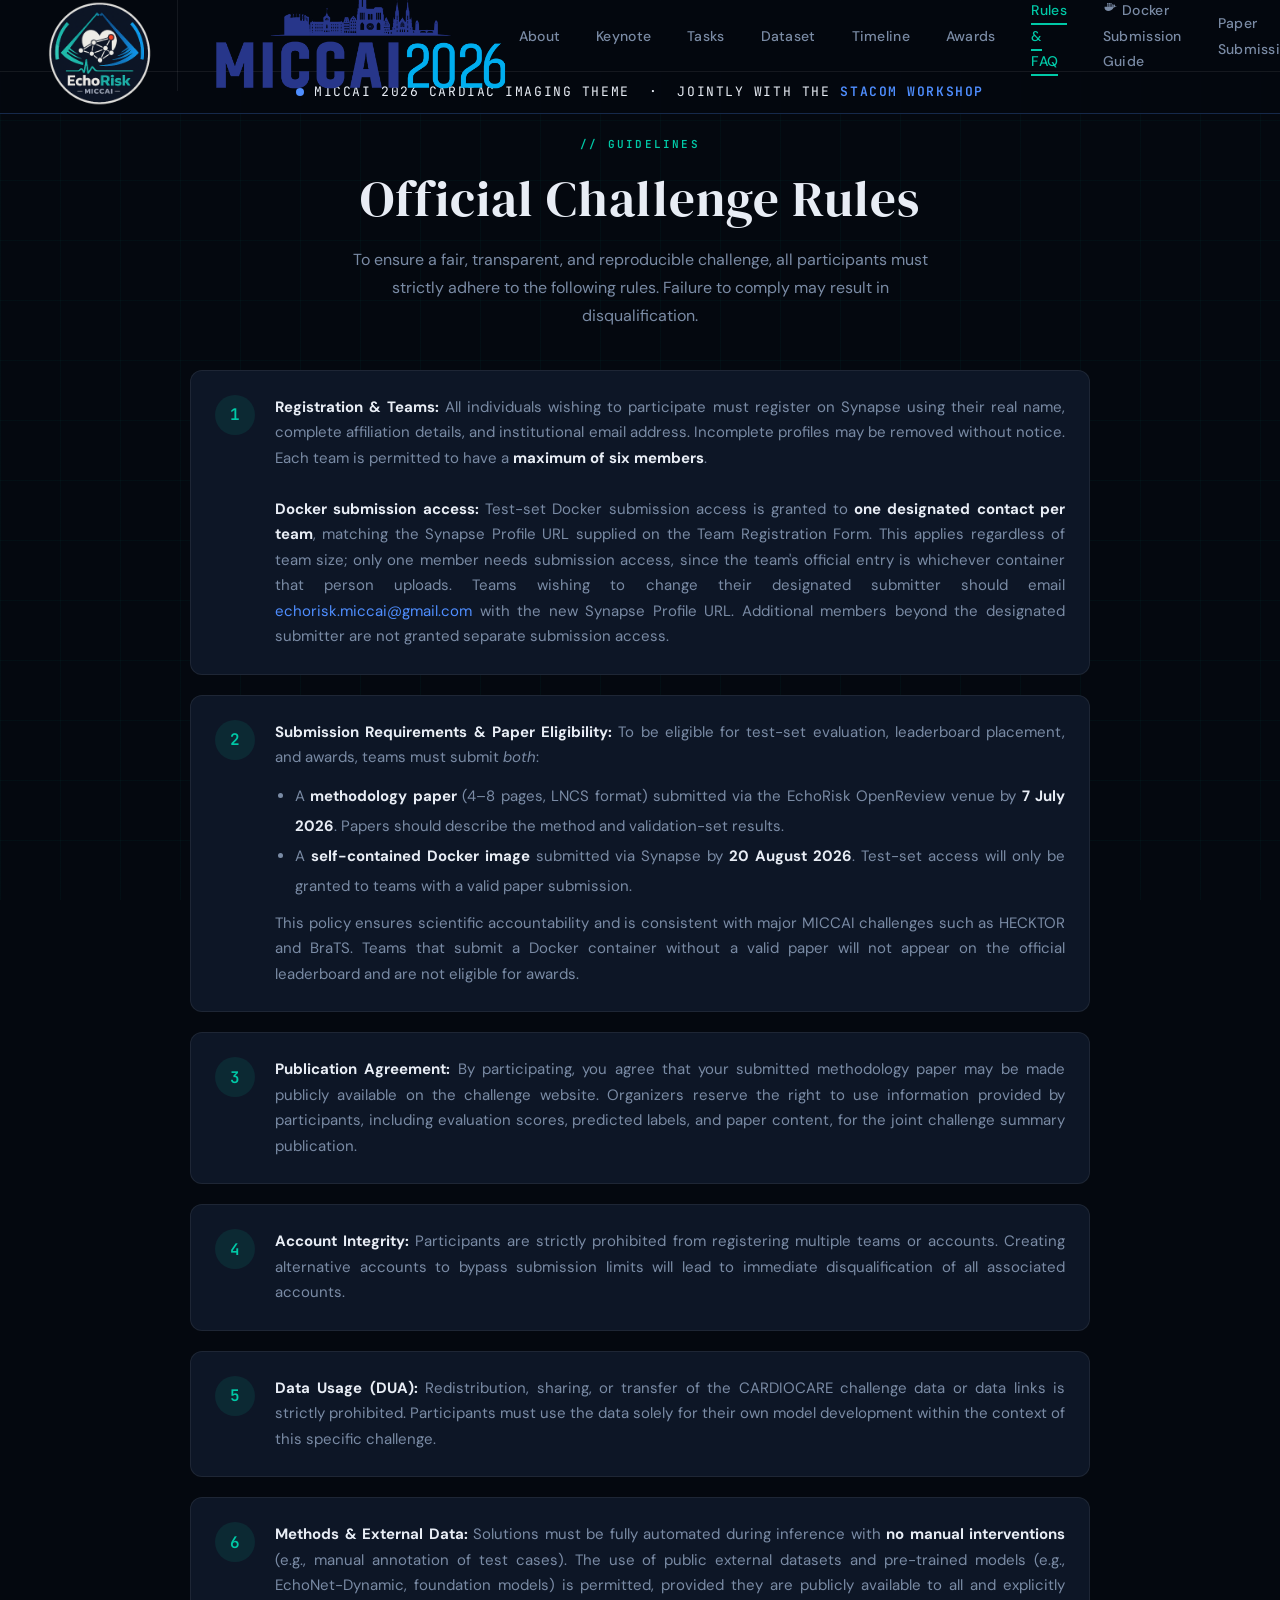
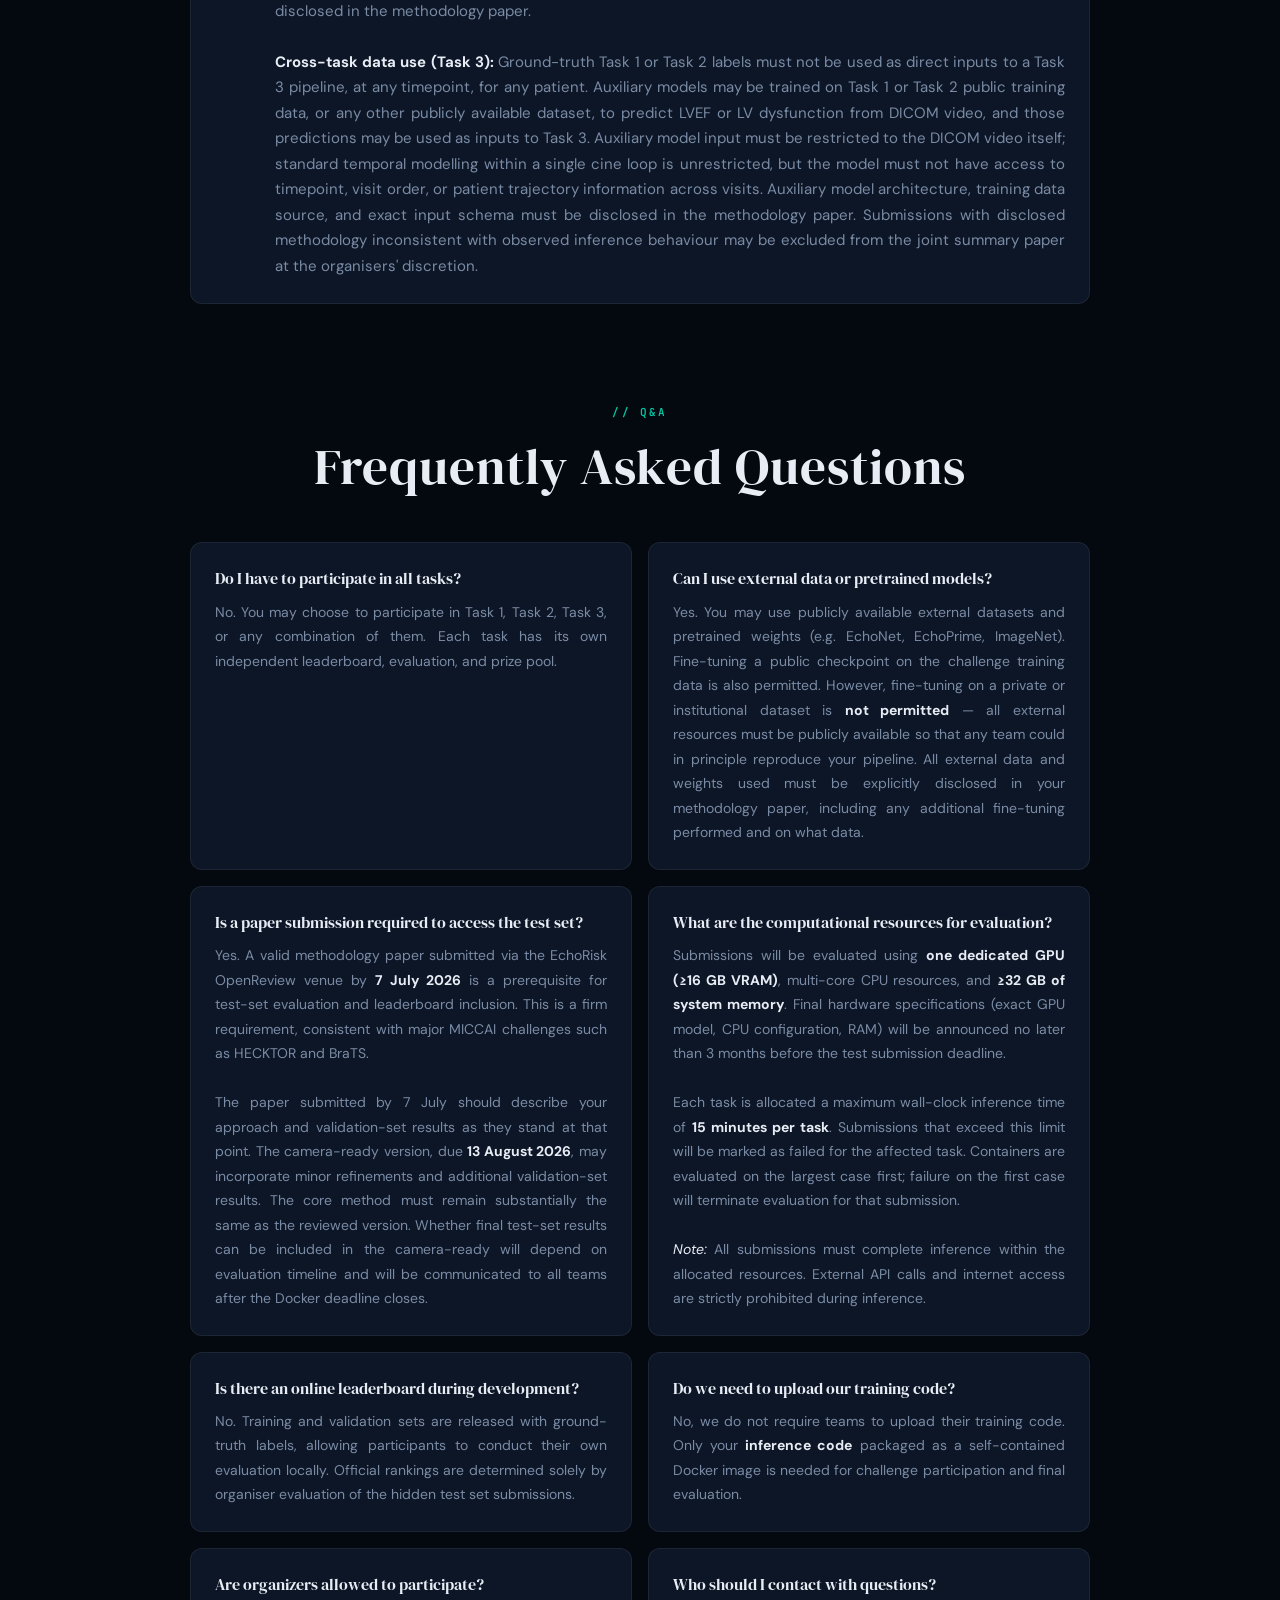
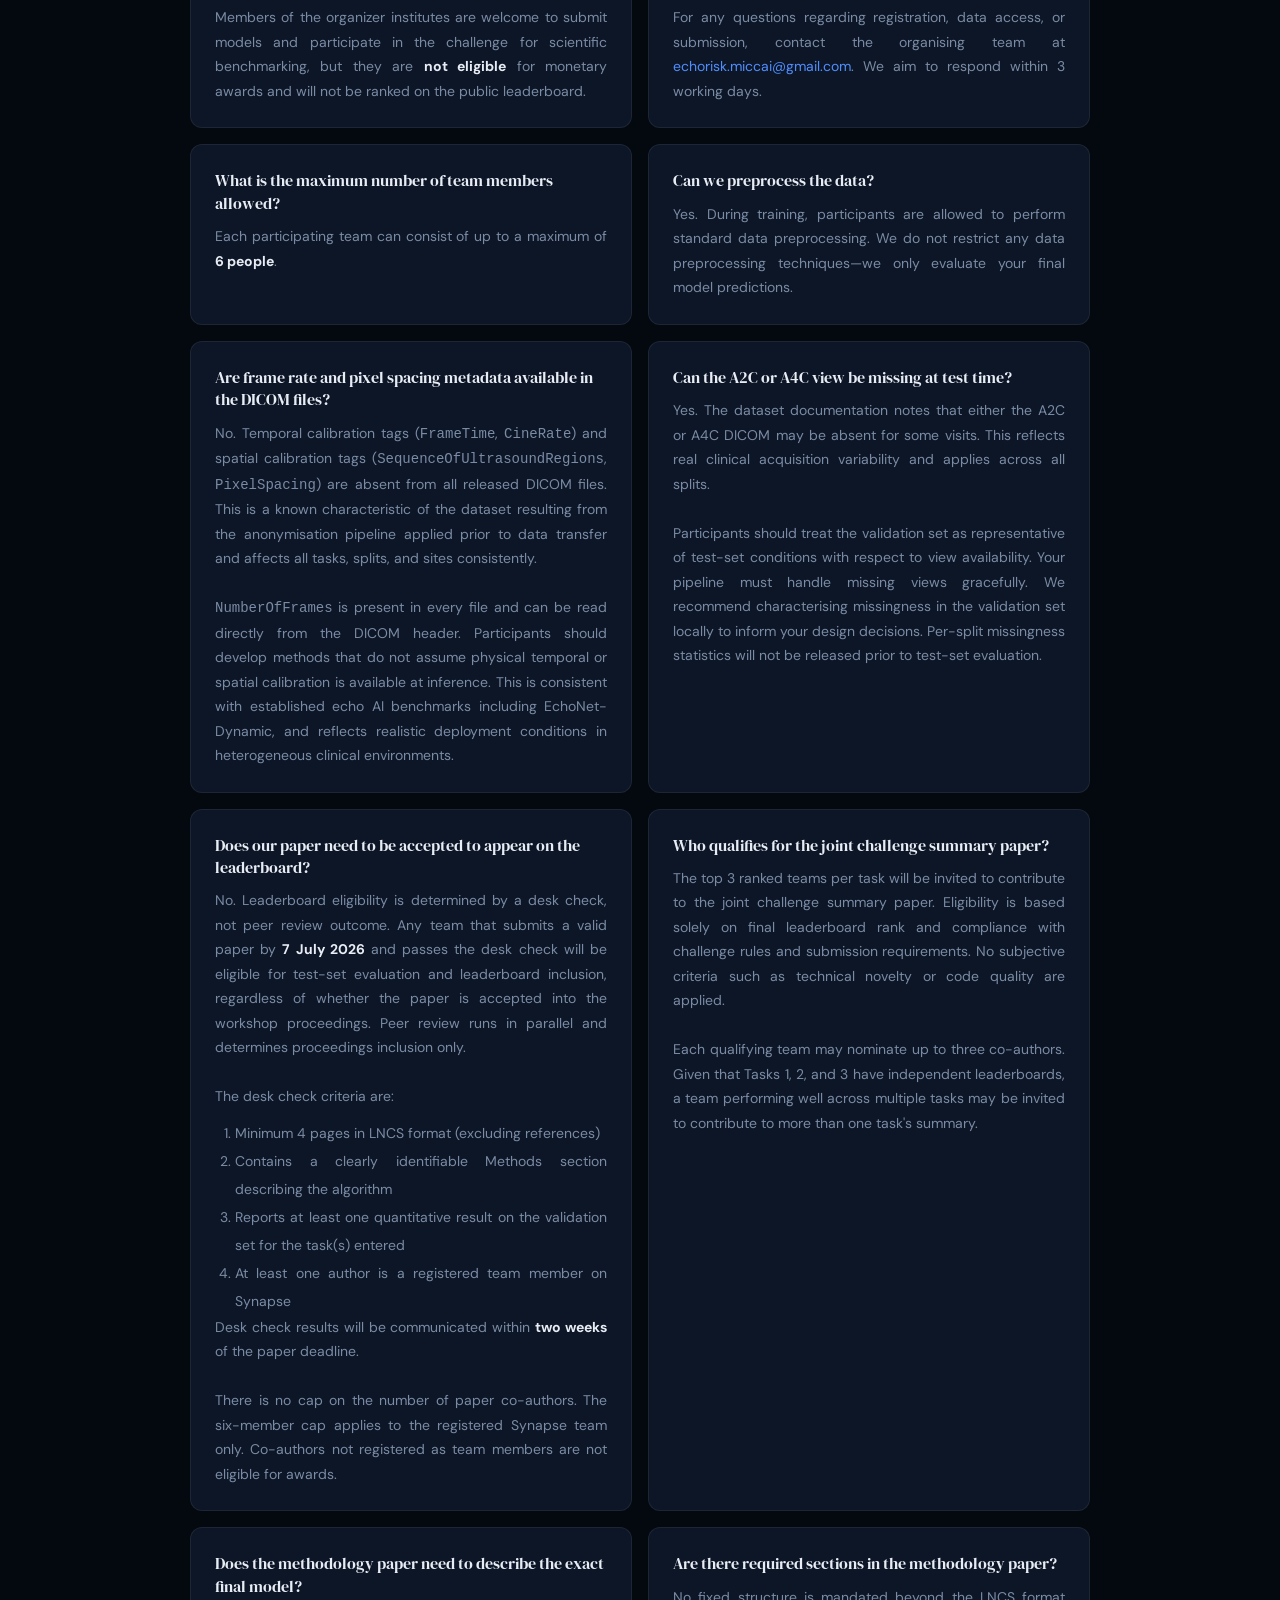
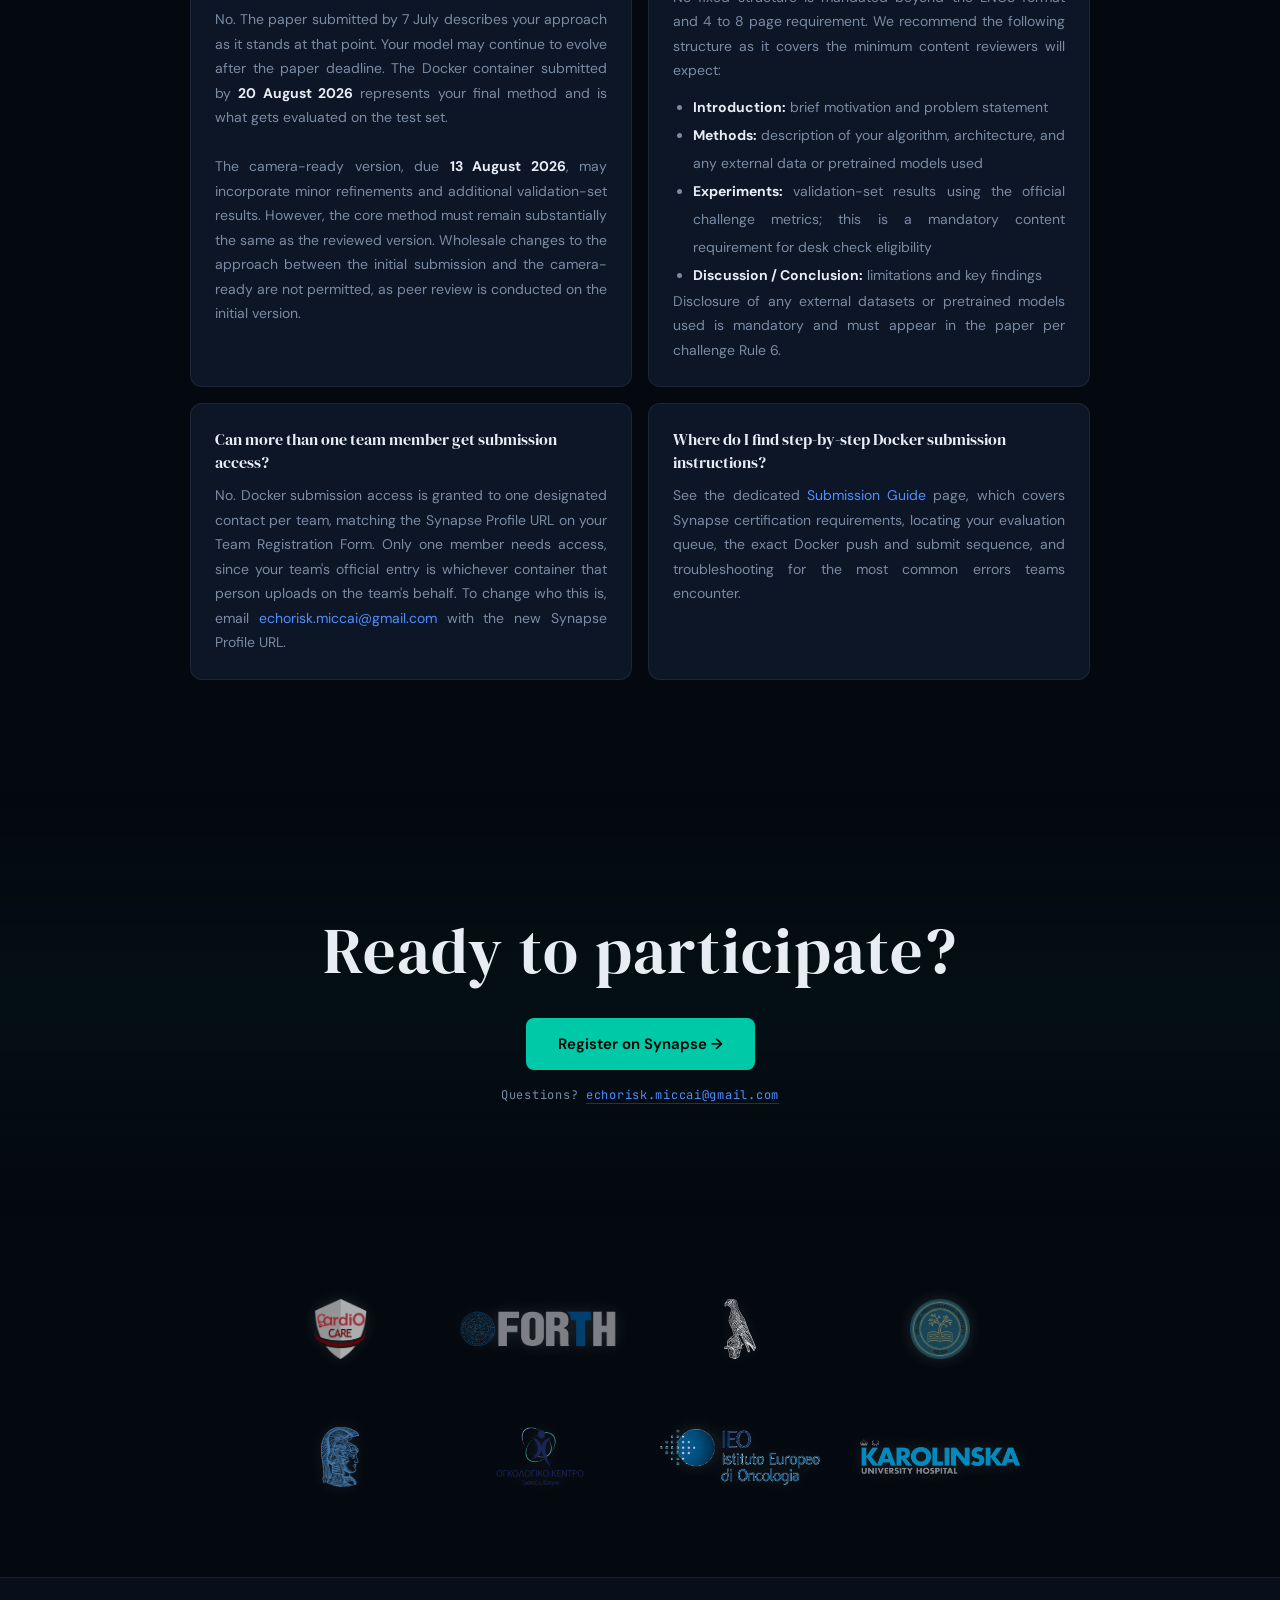
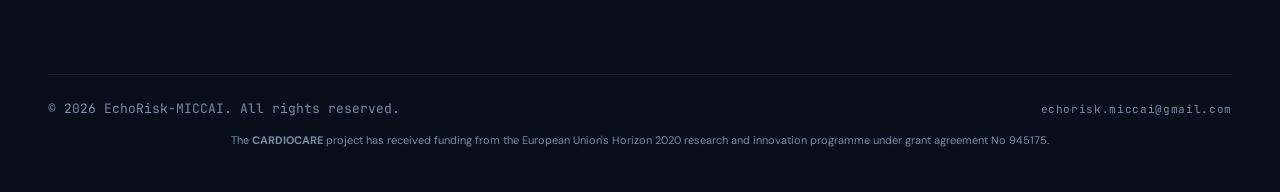
<file: rules.html>
<!DOCTYPE html>
<html lang="en">
<head>
    <meta charset="UTF-8">
    <meta name="viewport" content="width=device-width, initial-scale=1.0">

    <link rel="icon" type="image/svg+xml"
          href="data:image/svg+xml,%3Csvg viewBox='0 0 100 100' xmlns='http://www.w3.org/2000/svg'%3E%3Ccircle cx='50' cy='50' r='50' fill='%2304080f'/%3E%3Ccircle cx='50' cy='50' r='47' fill='none' stroke='%23e8edf5' stroke-width='3'/%3E%3Cpath d='M18 28 Q8 50 18 72' fill='none' stroke='%2300c9a7' stroke-width='3.5' stroke-linecap='round'/%3E%3Cpath d='M82 28 Q92 50 82 72' fill='none' stroke='%234f8eff' stroke-width='3.5' stroke-linecap='round'/%3E%3Cline x1='50' y1='14' x2='18' y2='56' stroke='%2300c9a7' stroke-width='2.5' stroke-linecap='round'/%3E%3Cline x1='50' y1='14' x2='82' y2='56' stroke='%234f8eff' stroke-width='2.5' stroke-linecap='round'/%3E%3Cpath d='M18 56 Q50 78 82 56' fill='none' stroke='%234f8eff' stroke-width='2' stroke-linecap='round'/%3E%3Cpath d='M50 58 C50 58 34 46 34 37 C34 31 39 27 44 27 C47 27 50 30 50 30 C50 30 53 27 56 27 C61 27 66 31 66 37 C66 46 50 58 50 58 Z' fill='%23e8edf5'/%3E%3Cg stroke='%23e8edf5' stroke-width='1' fill='none' opacity='0.85'%3E%3Cline x1='40' y1='38' x2='47' y2='33'/%3E%3Cline x1='40' y1='38' x2='50' y2='42'/%3E%3Cline x1='47' y1='33' x2='57' y2='36'/%3E%3Cline x1='57' y1='36' x2='50' y2='42'/%3E%3Cline x1='57' y1='36' x2='60' y2='44'/%3E%3Cline x1='50' y1='42' x2='60' y2='44'/%3E%3Cline x1='40' y1='38' x2='44' y2='46'/%3E%3Cline x1='44' y1='46' x2='50' y2='42'/%3E%3C/g%3E%3Ccircle cx='40' cy='38' r='2.5' fill='%23e8edf5'/%3E%3Ccircle cx='47' cy='33' r='2.5' fill='%23e8edf5'/%3E%3Ccircle cx='57' cy='36' r='2.5' fill='%23e8edf5'/%3E%3Ccircle cx='50' cy='42' r='2.5' fill='%23e8edf5'/%3E%3Ccircle cx='60' cy='44' r='2.5' fill='%23e8edf5'/%3E%3Ccircle cx='44' cy='46' r='2.5' fill='%23e8edf5'/%3E%3Ccircle cx='57' cy='36' r='3.5' fill='%23ff6b6b'/%3E%3Cpolyline points='22,66 30,66 33,60 36,72 39,63 42,68 46,66 54,66 57,60 60,72 63,63 66,68 70,66 78,66' fill='none' stroke='%2300c9a7' stroke-width='1.5' stroke-linecap='round' stroke-linejoin='round'/%3E%3C/svg%3E">

    <title>EchoRisk-MICCAI 2026 | Rules & FAQ</title>
    <link href="https://fonts.googleapis.com/css2?family=DM+Serif+Display&family=DM+Sans:wght@400;500;600&family=JetBrains+Mono:wght@400;500;600&display=swap"
          rel="stylesheet">
    <link rel="stylesheet" href="assets/css/echorisk.css">
</head>
<body>

<div class="bg-grid"></div>

<nav>
    <div style="display: flex; align-items: center; gap: 24px;">

        <a href="index.html" class="nav-logo"
           style="text-decoration: none; display: flex; align-items: center; position: relative; top: 18px;">
            <img src="assets/logos/echorisk_logo.png" alt="EchoRisk Logo"
                 style="width: 105px; height: 105px; object-fit: contain; display: block;">
        </a>

        <a href="https://conferences.miccai.org/2026/en/default.asp" target="_blank" rel="noopener noreferrer"
           style="display: flex; align-items: center; border-left: 1px solid var(--border); padding-left: 24px;">
            <img src="assets/logos/miccai2026-mobile-logo-france.png" alt="MICCAI 2026"
                 style="height: 110px; width: auto; object-fit: contain; display: block; transition: transform 0.2s ease;"
                 onmouseover="this.style.transform='scale(1.02)'" onmouseout="this.style.transform='scale(1)'">
        </a>

    </div>

    <ul class="nav-links">
        <li><a href="index.html">About</a></li>
        <li><a href="keynote.html">Keynote</a></li>
        <li><a href="tasks.html">Tasks</a></li>
        <li><a href="dataset.html">Dataset</a></li>
        <li><a href="timeline.html">Timeline</a></li>
        <li><a href="awards.html">Awards</a></li>
        <li><a href="rules.html" class="active">Rules & FAQ</a></li>
        <li>
            <a href="submission-guide.html">
                <svg class="nav-docker-icon" viewBox="0 0 24 24" width="15" height="15" fill="currentColor"
                     aria-hidden="true">
                    <path d="M22.5 9.9c-.6-.4-1.9-.6-2.9-.4-.1-.9-.6-1.7-1.4-2.4l-.5-.4-.4.5c-.5.6-.7 1.6-.6 2.4.1.3.2.7.4 1-.2.1-.4.2-.6.3H2.5c-.3 1.4 0 3.1.9 4.4 1 1.5 2.6 2.3 4.6 2.3 4.3 0 7.5-2 9-5.6 1 0 2-.2 2.5-.7.3-.3.6-.7.8-1.2l.1-.3-.5-.4-.4.5zm-15.9-.8h1.9V7.2H6.6v1.9zm2.6 0h1.9V7.2H9.2v1.9zm2.6 0h1.9V7.2h-1.9v1.9zm-5.2-2.5h1.9V4.6H6.6v1.9zm2.6 0h1.9V4.6H9.2v1.9zm2.6 0h1.9V4.6h-1.9v1.9zm2.6 2.5h1.9V7.2h-1.9v1.9zM6.6 12h1.9v-1.9H6.6V12zm2.6 0h1.9v-1.9H9.2V12zm2.6 0h1.9v-1.9h-1.9V12zm2.6 0h1.9v-1.9h-1.9V12z"/>
                </svg>
                Docker Submission Guide
            </a>
        </li>
        <li><a href="papers.html">Paper Submission</a></li>
        <li><a href="https://www.synapse.org/Synapse:syn72001386" class="nav-cta" target="_blank">Register →</a></li>
        <li style="display: flex; align-items: center; margin-left: 10px;">
            <span style="color: var(--border); margin: 0 15px; font-weight: 300; font-size: 20px;">|</span>
            <a href="https://github.com/echorisk-miccai" target="_blank" aria-label="GitHub Organization"
               style="display: flex; align-items: center; opacity: 0.7; transition: opacity 0.2s;"
               onmouseover="this.style.opacity=1" onmouseout="this.style.opacity=0.7">
                <svg height="24" viewBox="0 0 16 16" width="24" fill="var(--text)">
                    <path d="M8 0C3.58 0 0 3.58 0 8c0 3.54 2.29 6.53 5.47 7.59.4.07.55-.17.55-.38 0-.19-.01-.82-.01-1.49-2.01.37-2.53-.49-2.69-.94-.09-.23-.48-.94-.82-1.13-.28-.15-.68-.52-.01-.53.63-.01 1.08.58 1.23.82.72 1.21 1.87.87 2.33.66.07-.52.28-.87.51-1.07-1.78-.2-3.64-.89-3.64-3.95 0-.87.31-1.59.82-2.15-.08-.2-.36-1.02.08-2.12 0 0 .67-.21 2.2.82.64-.18 1.32-.27 2-.27.68 0 1.36.09 2 .27 1.53-1.04 2.2-.82 2.2-.82.44 1.1.16 1.92.08 2.12.51.56.82 1.27.82 2.15 0 3.07-1.87 3.75-3.65 3.95.29.25.54.73.54 1.48 0 1.07-.01 1.93-.01 2.2 0 .21.15.46.55.38A8.013 8.013 0 0016 8c0-4.42-3.58-8-8-8z"></path>
                </svg>
            </a>
        </li>
    </ul>
    <label for="nav-toggle" class="nav-hamburger" aria-label="Toggle navigation">
        <span></span><span></span><span></span>
    </label>
    <input type="checkbox" id="nav-toggle" style="display:none;">
</nav>

<div class="affiliation-bar">
    <span style="width:8px; height:8px; background:var(--accent2); border-radius:50%; display:inline-block; flex-shrink:0;"></span>
    MICCAI 2026 CARDIAC IMAGING THEME &nbsp;·&nbsp; JOINTLY WITH THE
    <a href="https://stacom.github.io/stacom2026/" target="_blank" rel="noopener noreferrer"
       style="color:var(--accent2); text-decoration:none; font-weight:600;">STACOM WORKSHOP</a>
</div>

<section class="page-header" style="padding-bottom: 40px;">
    <div class="container" style="max-width: 900px;">
        <p class="section-label">// Guidelines</p>
        <h2 class="section-title">Official Challenge Rules</h2>
        <p class="section-desc">To ensure a fair, transparent, and reproducible challenge, all participants must
            strictly adhere to the following rules. Failure to comply may result in disqualification.</p>

        <div class="rules-list">

            <!-- Rule 1: UPDATED — added designated Docker submitter clause -->
            <div class="rule-item">
                <div class="rule-number">1</div>
                <div class="rule-text">
                    <strong>Registration & Teams:</strong> All individuals wishing to participate must register on
                    Synapse using their real name, complete affiliation details, and institutional email address.
                    Incomplete profiles may be removed without notice. Each team is permitted to have a <strong>maximum
                    of six members</strong>.
                    <br><br>
                    <strong>Docker submission access:</strong> Test-set Docker submission access is granted to
                    <strong>one designated contact per team</strong>, matching the Synapse Profile URL supplied on
                    the Team Registration Form. This applies regardless of team size; only one member needs
                    submission access, since the team's official entry is whichever container that person uploads.
                    Teams wishing to change their designated submitter should email
                    <a href="mailto:echorisk.miccai@gmail.com" style="color:var(--accent2); text-decoration:none;">echorisk.miccai@gmail.com</a>
                    with the new Synapse Profile URL. Additional members beyond the designated submitter are not
                    granted separate submission access.
                </div>
            </div>

            <!-- Rule 2: UPDATED — paper requirement for test-set access -->
            <div class="rule-item">
                <div class="rule-number">2</div>
                <div class="rule-text">
                    <strong>Submission Requirements & Paper Eligibility:</strong> To be eligible for test-set
                    evaluation, leaderboard placement, and awards, teams must submit <em>both</em>:
                    <ul style="margin-top: 10px; margin-left: 20px; line-height: 2;">
                        <li>A <strong>methodology paper</strong> (4–8 pages, LNCS format) submitted via the EchoRisk
                            OpenReview venue by <strong>7 July 2026</strong>. Papers should describe the method and
                            validation-set results.
                        </li>
                        <li>A <strong>self-contained Docker image</strong> submitted via Synapse by
                            <strong>20 August 2026</strong>. Test-set access will only be granted to teams with a
                            valid paper submission.
                        </li>
                    </ul>
                    <p style="margin-top: 10px;">
                        This policy ensures scientific accountability and is consistent with major MICCAI challenges
                        such as HECKTOR and BraTS. Teams that submit a Docker container without a valid paper will not
                        appear on the official leaderboard and are not eligible for awards.
                    </p>
                </div>
            </div>

            <!-- Rule 3: unchanged -->
            <div class="rule-item">
                <div class="rule-number">3</div>
                <div class="rule-text">
                    <strong>Publication Agreement:</strong> By participating, you agree that your submitted methodology
                    paper may be made publicly available on the challenge website. Organizers reserve the right to use
                    information provided by participants, including evaluation scores, predicted labels, and paper
                    content, for the joint challenge summary publication.
                </div>
            </div>

            <!-- Rule 4: unchanged -->
            <div class="rule-item">
                <div class="rule-number">4</div>
                <div class="rule-text">
                    <strong>Account Integrity:</strong> Participants are strictly prohibited from registering multiple
                    teams or accounts. Creating alternative accounts to bypass submission limits will lead to immediate
                    disqualification of all associated accounts.
                </div>
            </div>

            <!-- Rule 5: unchanged -->
            <div class="rule-item">
                <div class="rule-number">5</div>
                <div class="rule-text">
                    <strong>Data Usage (DUA):</strong> Redistribution, sharing, or transfer of the CARDIOCARE challenge
                    data or data links is strictly prohibited. Participants must use the data solely for their own model
                    development within the context of this specific challenge.
                </div>
            </div>

            <!-- Rule 6: unchanged -->
            <div class="rule-item">
                <div class="rule-number">6</div>
                <div class="rule-text">
                    <strong>Methods & External Data:</strong> Solutions must be fully automated during inference with
                    <strong>no manual interventions</strong> (e.g., manual annotation of test cases). The use of public
                    external datasets and pre-trained models (e.g., EchoNet-Dynamic, foundation models) is permitted,
                    provided they are publicly available to all and explicitly disclosed in the methodology paper.
                    <br><br>
                    <strong>Cross-task data use (Task 3):</strong> Ground-truth Task 1 or Task 2 labels must not be used
                    as direct inputs to a Task 3 pipeline, at any timepoint, for any patient. Auxiliary models may be
                    trained on Task 1 or Task 2 public training data, or any other publicly available dataset, to
                    predict
                    LVEF or LV dysfunction from DICOM video, and those predictions may be used as inputs to Task 3.
                    Auxiliary model input must be restricted to the DICOM video itself; standard temporal modelling
                    within a single cine loop is unrestricted, but the model must not have access to timepoint, visit
                    order, or patient trajectory information across visits. Auxiliary model architecture, training data
                    source, and exact input schema must be disclosed in the methodology paper. Submissions with
                    disclosed methodology inconsistent with observed inference behaviour may be excluded from the joint
                    summary paper at the organisers' discretion.
                </div>
            </div>

        </div>
    </div>
</section>

<section style="padding: 60px 0 100px;">
    <div class="container" style="max-width: 900px;">
        <p class="section-label" style="text-align: center;">// Q&A</p>
        <h2 class="section-title" style="text-align: center;">Frequently Asked Questions</h2>

        <div class="faq-grid">

            <!-- Row 1 -->
            <div class="faq-card">
                <div class="faq-question">Do I have to participate in all tasks?</div>
                <div class="faq-answer">No. You may choose to participate in Task 1, Task 2, Task 3, or any combination
                    of them. Each task has its own independent leaderboard, evaluation, and prize pool.
                </div>
            </div>

            <div class="faq-card">
                <div class="faq-question">Can I use external data or pretrained models?</div>
                <div class="faq-answer">
                    Yes. You may use publicly available external datasets and
                    pretrained weights (e.g. EchoNet, EchoPrime, ImageNet). Fine-tuning a public checkpoint on
                    the challenge training data is also permitted. However, fine-tuning on a private or
                    institutional dataset is <strong>not permitted</strong> — all external
                    resources must be publicly available so that any team could in principle reproduce your
                    pipeline. All external data and weights used must be explicitly disclosed in your methodology
                    paper, including any additional fine-tuning performed and on what data.
                </div>
            </div>

            <!-- Row 2 -->
            <div class="faq-card">
                <div class="faq-question">Is a paper submission required to access the test set?</div>
                <div class="faq-answer">
                    Yes. A valid methodology paper submitted via the EchoRisk OpenReview venue by <strong>7 July
                    2026</strong> is a prerequisite for test-set evaluation and leaderboard inclusion. This is a
                    firm requirement, consistent with major MICCAI challenges such as HECKTOR and BraTS.
                    <br><br>
                    The paper submitted by 7 July should describe your approach and validation-set results as they
                    stand at that point. The camera-ready version, due <strong>13 August 2026</strong>, may
                    incorporate minor refinements and additional validation-set results. The core method must
                    remain substantially the same as the reviewed version. Whether final test-set results can be
                    included in the camera-ready will depend on evaluation timeline and will be communicated to
                    all teams after the Docker deadline closes.
                </div>
            </div>

            <div class="faq-card">
                <div class="faq-question">What are the computational resources for evaluation?</div>
                <div class="faq-answer">
                    Submissions will be evaluated using <strong>one dedicated GPU (≥16 GB VRAM)</strong>,
                    multi-core CPU resources, and <strong>≥32 GB of system memory</strong>. Final hardware
                    specifications (exact GPU model, CPU configuration, RAM) will be announced no later than
                    3 months before the test submission deadline.
                    <br><br>
                    Each task is allocated a maximum wall-clock inference time of <strong>15 minutes per
                    task</strong>. Submissions that exceed this limit will be marked as failed for the affected
                    task. Containers are evaluated on the largest case first; failure on the first case will
                    terminate evaluation for that submission.
                    <br><br>
                    <em>Note:</em> All submissions must complete inference within the allocated resources. External
                    API calls and internet access are strictly prohibited during inference.
                </div>
            </div>

            <!-- Row 3 -->
            <div class="faq-card">
                <div class="faq-question">Is there an online leaderboard during development?</div>
                <div class="faq-answer">No. Training and validation sets are released with ground-truth labels,
                    allowing participants to conduct their own evaluation locally. Official rankings are determined
                    solely by organiser evaluation of the hidden test set submissions.
                </div>
            </div>

            <div class="faq-card">
                <div class="faq-question">Do we need to upload our training code?</div>
                <div class="faq-answer">No, we do not require teams to upload their training code. Only your <strong>inference
                    code</strong> packaged as a self-contained Docker image is needed for challenge participation and
                    final evaluation.
                </div>
            </div>

            <!-- Row 4 -->
            <div class="faq-card">
                <div class="faq-question">Are organizers allowed to participate?</div>
                <div class="faq-answer">Members of the organizer institutes are welcome to submit models and participate
                    in the challenge for scientific benchmarking, but they are <strong>not eligible</strong> for
                    monetary awards and will not be ranked on the public leaderboard.
                </div>
            </div>

            <div class="faq-card">
                <div class="faq-question">Who should I contact with questions?</div>
                <div class="faq-answer">For any questions regarding registration, data access, or
                    submission, contact the organising team at
                    <a href="mailto:echorisk.miccai@gmail.com" style="color:var(--accent2); text-decoration:none;">echorisk.miccai@gmail.com</a>.
                    We aim to respond within 3 working days.
                </div>
            </div>

            <!-- Row 5 -->
            <div class="faq-card">
                <div class="faq-question">What is the maximum number of team members allowed?</div>
                <div class="faq-answer">Each participating team can consist of up to a maximum of <strong>6
                    people</strong>.
                </div>
            </div>

            <div class="faq-card">
                <div class="faq-question">Can we preprocess the data?</div>
                <div class="faq-answer">Yes. During training, participants are allowed to perform standard data
                    preprocessing. We do not restrict any data preprocessing techniques—we only evaluate your final
                    model predictions.
                </div>
            </div>

            <!-- Row 6 -->
            <div class="faq-card">
                <div class="faq-question">Are frame rate and pixel spacing metadata available in the DICOM files?</div>
                <div class="faq-answer">
                    No. Temporal calibration tags (<code>FrameTime</code>, <code>CineRate</code>) and spatial
                    calibration tags (<code>SequenceOfUltrasoundRegions</code>, <code>PixelSpacing</code>) are
                    absent from all released DICOM files. This is a known characteristic of the dataset resulting
                    from the anonymisation pipeline applied prior to data transfer and affects all tasks, splits,
                    and sites consistently.
                    <br><br>
                    <code>NumberOfFrames</code> is present in every file and can be read directly from the DICOM
                    header. Participants should develop methods that do not assume physical temporal or spatial
                    calibration is available at inference. This is consistent with established echo AI benchmarks
                    including EchoNet-Dynamic, and reflects realistic deployment conditions in heterogeneous
                    clinical environments.
                </div>
            </div>

            <div class="faq-card">
                <div class="faq-question">Can the A2C or A4C view be missing at test time?</div>
                <div class="faq-answer">
                    Yes. The dataset documentation notes that either the A2C or A4C DICOM may be absent
                    for some visits. This reflects real clinical acquisition variability and applies across
                    all splits.
                    <br><br>
                    Participants should treat the validation set as representative of test-set conditions
                    with respect to view availability. Your pipeline must handle missing views gracefully.
                    We recommend characterising missingness in the validation set locally to inform your
                    design decisions. Per-split missingness statistics will not be released prior to
                    test-set evaluation.
                </div>
            </div>

            <!-- Row 7 -->
            <div class="faq-card">
                <div class="faq-question">Does our paper need to be accepted to appear on the leaderboard?</div>
                <div class="faq-answer">
                    No. Leaderboard eligibility is determined by a desk check, not peer review outcome.
                    Any team that submits a valid paper by <strong>7 July 2026</strong> and passes the
                    desk check will be eligible for test-set evaluation and leaderboard inclusion,
                    regardless of whether the paper is accepted into the workshop proceedings. Peer
                    review runs in parallel and determines proceedings inclusion only.
                    <br><br>
                    The desk check criteria are:
                    <ol style="margin-top: 10px; margin-left: 20px; line-height: 2;">
                        <li>Minimum 4 pages in LNCS format (excluding references)</li>
                        <li>Contains a clearly identifiable Methods section describing the algorithm</li>
                        <li>Reports at least one quantitative result on the validation set for the task(s) entered</li>
                        <li>At least one author is a registered team member on Synapse</li>
                    </ol>
                    Desk check results will be communicated within <strong>two weeks</strong> of the paper deadline.
                    <br><br>
                    There is no cap on the number of paper co-authors. The six-member cap applies to
                    the registered Synapse team only. Co-authors not registered as team members are
                    not eligible for awards.
                </div>
            </div>

            <div class="faq-card">
                <div class="faq-question">Who qualifies for the joint challenge summary paper?</div>
                <div class="faq-answer">
                    The top 3 ranked teams per task will be invited to contribute to the joint challenge
                    summary paper. Eligibility is based solely on final leaderboard rank and compliance
                    with challenge rules and submission requirements. No subjective criteria such as
                    technical novelty or code quality are applied.
                    <br><br>
                    Each qualifying team may nominate up to three co-authors. Given that Tasks 1, 2, and
                    3 have independent leaderboards, a team performing well across multiple tasks may be
                    invited to contribute to more than one task's summary.
                </div>
            </div>

            <!-- Row 8 -->
            <div class="faq-card">
                <div class="faq-question">Does the methodology paper need to describe the exact final model?</div>
                <div class="faq-answer">
                    No. The paper submitted by 7 July describes your approach as it stands at that point.
                    Your model may continue to evolve after the paper deadline. The Docker container
                    submitted by <strong>20 August 2026</strong> represents your final method and is what
                    gets evaluated on the test set.
                    <br><br>
                    The camera-ready version, due <strong>13 August 2026</strong>, may incorporate minor
                    refinements and additional validation-set results. However, the core method must remain
                    substantially the same as the reviewed version. Wholesale changes to the approach
                    between the initial submission and the camera-ready are not permitted, as peer review
                    is conducted on the initial version.
                </div>
            </div>

            <div class="faq-card">
                <div class="faq-question">Are there required sections in the methodology paper?</div>
                <div class="faq-answer">
                    No fixed structure is mandated beyond the LNCS format and 4 to 8 page requirement.
                    We recommend the following structure as it covers the minimum content reviewers will
                    expect:
                    <ul style="margin-top: 10px; margin-left: 20px; line-height: 2;">
                        <li><strong>Introduction:</strong> brief motivation and problem statement</li>
                        <li><strong>Methods:</strong> description of your algorithm, architecture, and any
                            external data or pretrained models used</li>
                        <li><strong>Experiments:</strong> validation-set results using the official challenge
                            metrics; this is a mandatory content requirement for desk check eligibility</li>
                        <li><strong>Discussion / Conclusion:</strong> limitations and key findings</li>
                    </ul>
                    Disclosure of any external datasets or pretrained models used is mandatory and must
                    appear in the paper per challenge Rule 6.
                </div>
            </div>

            <!-- Row 9: new -->
            <div class="faq-card">
                <div class="faq-question">Can more than one team member get submission access?</div>
                <div class="faq-answer">
                    No. Docker submission access is granted to one designated contact per team, matching
                    the Synapse Profile URL on your Team Registration Form. Only one member needs access,
                    since your team's official entry is whichever container that person uploads on the
                    team's behalf. To change who this is, email
                    <a href="mailto:echorisk.miccai@gmail.com" style="color:var(--accent2); text-decoration:none;">echorisk.miccai@gmail.com</a>
                    with the new Synapse Profile URL.
                </div>
            </div>

            <div class="faq-card">
                <div class="faq-question">Where do I find step-by-step Docker submission instructions?</div>
                <div class="faq-answer">
                    See the dedicated <a href="submission-guide.html" style="color:var(--accent2); text-decoration:none;">Submission Guide</a>
                    page, which covers Synapse certification requirements, locating your evaluation queue,
                    the exact Docker push and submit sequence, and troubleshooting for the most common
                    errors teams encounter.
                </div>
            </div>

        </div>
    </div>
</section>

<section class="cta-section">
    <h2 class="cta-title">Ready to participate?</h2>
    <a href="https://www.synapse.org/Synapse:syn72001386" class="btn-primary"
       style="margin:0 auto; display:inline-flex;">Register on Synapse →</a>
    <p style="font-family:var(--mono-font); font-size:12px; color:var(--muted); margin-top:16px; letter-spacing:0.06em;">
        Questions? <a href="mailto:echorisk.miccai@gmail.com"
                      style="color:var(--accent2); text-decoration:none; border-bottom:1px solid rgba(79,142,255,0.3);">echorisk.miccai@gmail.com</a>
    </p>
</section>

<div class="partner-logos-container">
    <div class="partner-logos-row">
        <div class="logo-wrapper" data-name="CARDIOCARE Project">
            <a href="https://cardiocare-project.eu/" target="_blank" rel="noopener"><img
                    src="assets/logos/cardiocare-logo.png" alt="CARDIOCARE" class="partner-logo-img"></a>
        </div>
        <div class="logo-wrapper" data-name="Foundation for Research and Technology - Hellas">
            <a href="https://www.ics.forth.gr/cbml/?lang=en" target="_blank" rel="noopener"><img
                    src="assets/logos/forth-logo.png" alt="FORTH" class="partner-logo-img"></a>
        </div>
        <div class="logo-wrapper" data-name="University of Ioannina">
            <a href="https://medlab.cc.uoi.gr/" target="_blank" rel="noopener"><img src="assets/logos/uoi-logo.svg"
                                                                                    alt="UOI" class="partner-logo-img"></a>
        </div>
        <div class="logo-wrapper" data-name="Hellenic Mediterranean University">
            <a href="https://bmi.hmu.gr/" target="_blank" rel="noopener"><img src="assets/logos/hmu-logo.png" alt="HMU"
                                                                              class="partner-logo-img"></a>
        </div>
    </div>

    <div class="partner-logos-row">
        <div class="logo-wrapper" data-name="National and Kapodistrian University of Athens">
            <a href="https://en.uoa.gr/" target="_blank" rel="noopener"><img src="assets/logos/nkua-logo.png" alt="NKUA"
                                                                             class="partner-logo-img"></a>
        </div>
        <div class="logo-wrapper" data-name="Bank of Cyprus Oncology Centre">
            <a href="https://www.bococ.org.cy/en" target="_blank" rel="noopener"><img src="assets/logos/bococ-logo.png"
                                                                                      alt="BOCOC"
                                                                                      class="partner-logo-img"></a>
        </div>
        <div class="logo-wrapper" data-name="European Institute of Oncology">
            <a href="https://www.ieo.it/en/" target="_blank" rel="noopener"><img src="assets/logos/ieo-logo.png"
                                                                                 alt="IEO" class="partner-logo-img"></a>
        </div>
        <div class="logo-wrapper" data-name="Karolinska University Hospital">
            <a href="https://www.karolinskahospital.com/" target="_blank" rel="noopener"><img
                    src="assets/logos/karolinska-logo.png"
                    alt="KSBC"
                    class="partner-logo-img"></a>
        </div>
    </div>
</div>

<footer>
    <div class="footer-bottom"
         style="display:flex; flex-direction:column; align-items:center; gap:12px; text-align:center;">
        <div style="display:flex; justify-content:space-between; align-items:center; width:100%; flex-wrap:wrap; gap:12px;">
            <p>© 2026 EchoRisk-MICCAI. All rights reserved.</p>
            <a href="mailto:echorisk.miccai@gmail.com"
               style="font-family:var(--mono-font); font-size:11px; color:var(--muted); text-decoration:none; letter-spacing:0.06em; transition:color 0.2s;"
               onmouseover="this.style.color='var(--accent2)'"
               onmouseout="this.style.color='var(--muted)'">echorisk.miccai@gmail.com</a>
        </div>
        <p style="font-size:11px; line-height:1.5; color:var(--muted); font-family:var(--body-font);">
            The <strong>CARDIOCARE</strong> project has received funding from the European Union's Horizon 2020
            research and innovation programme under grant agreement No&nbsp;945175.
        </p>
    </div>
</footer>

</body>
</html>
</file>
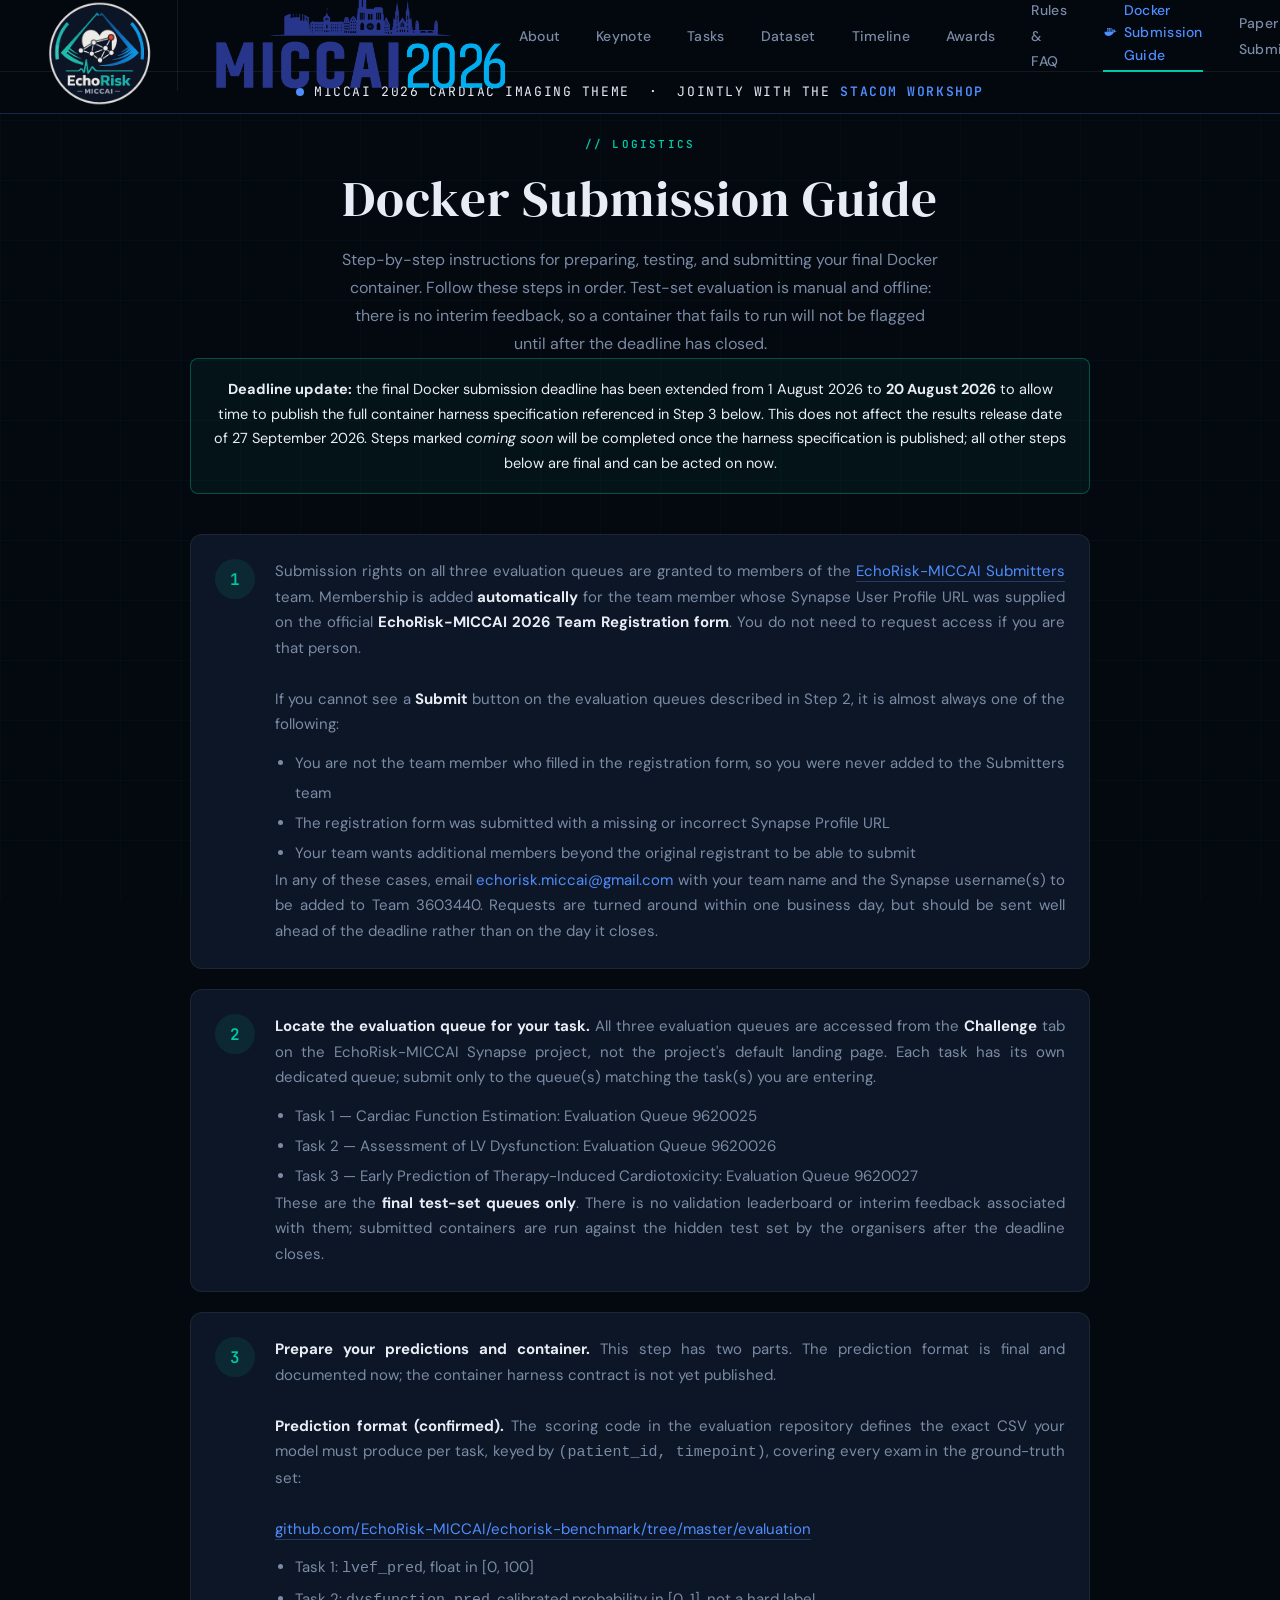
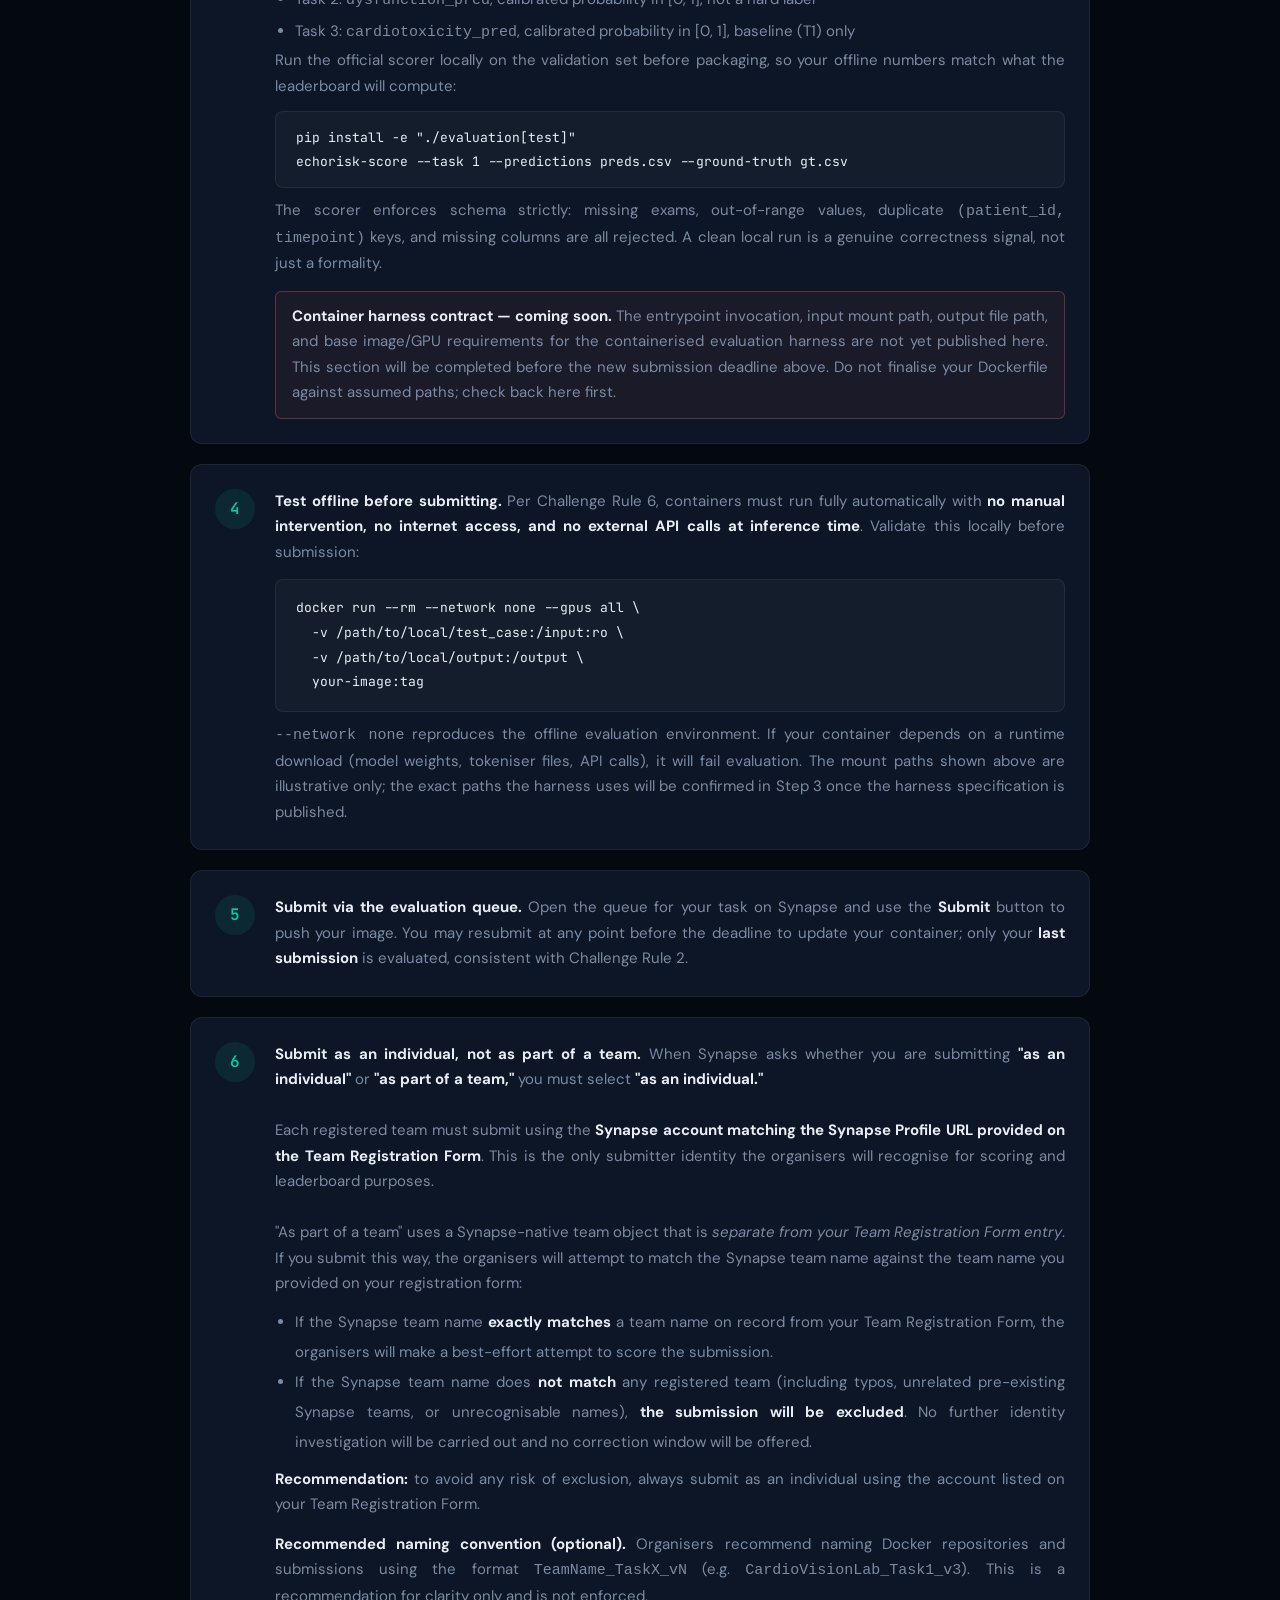
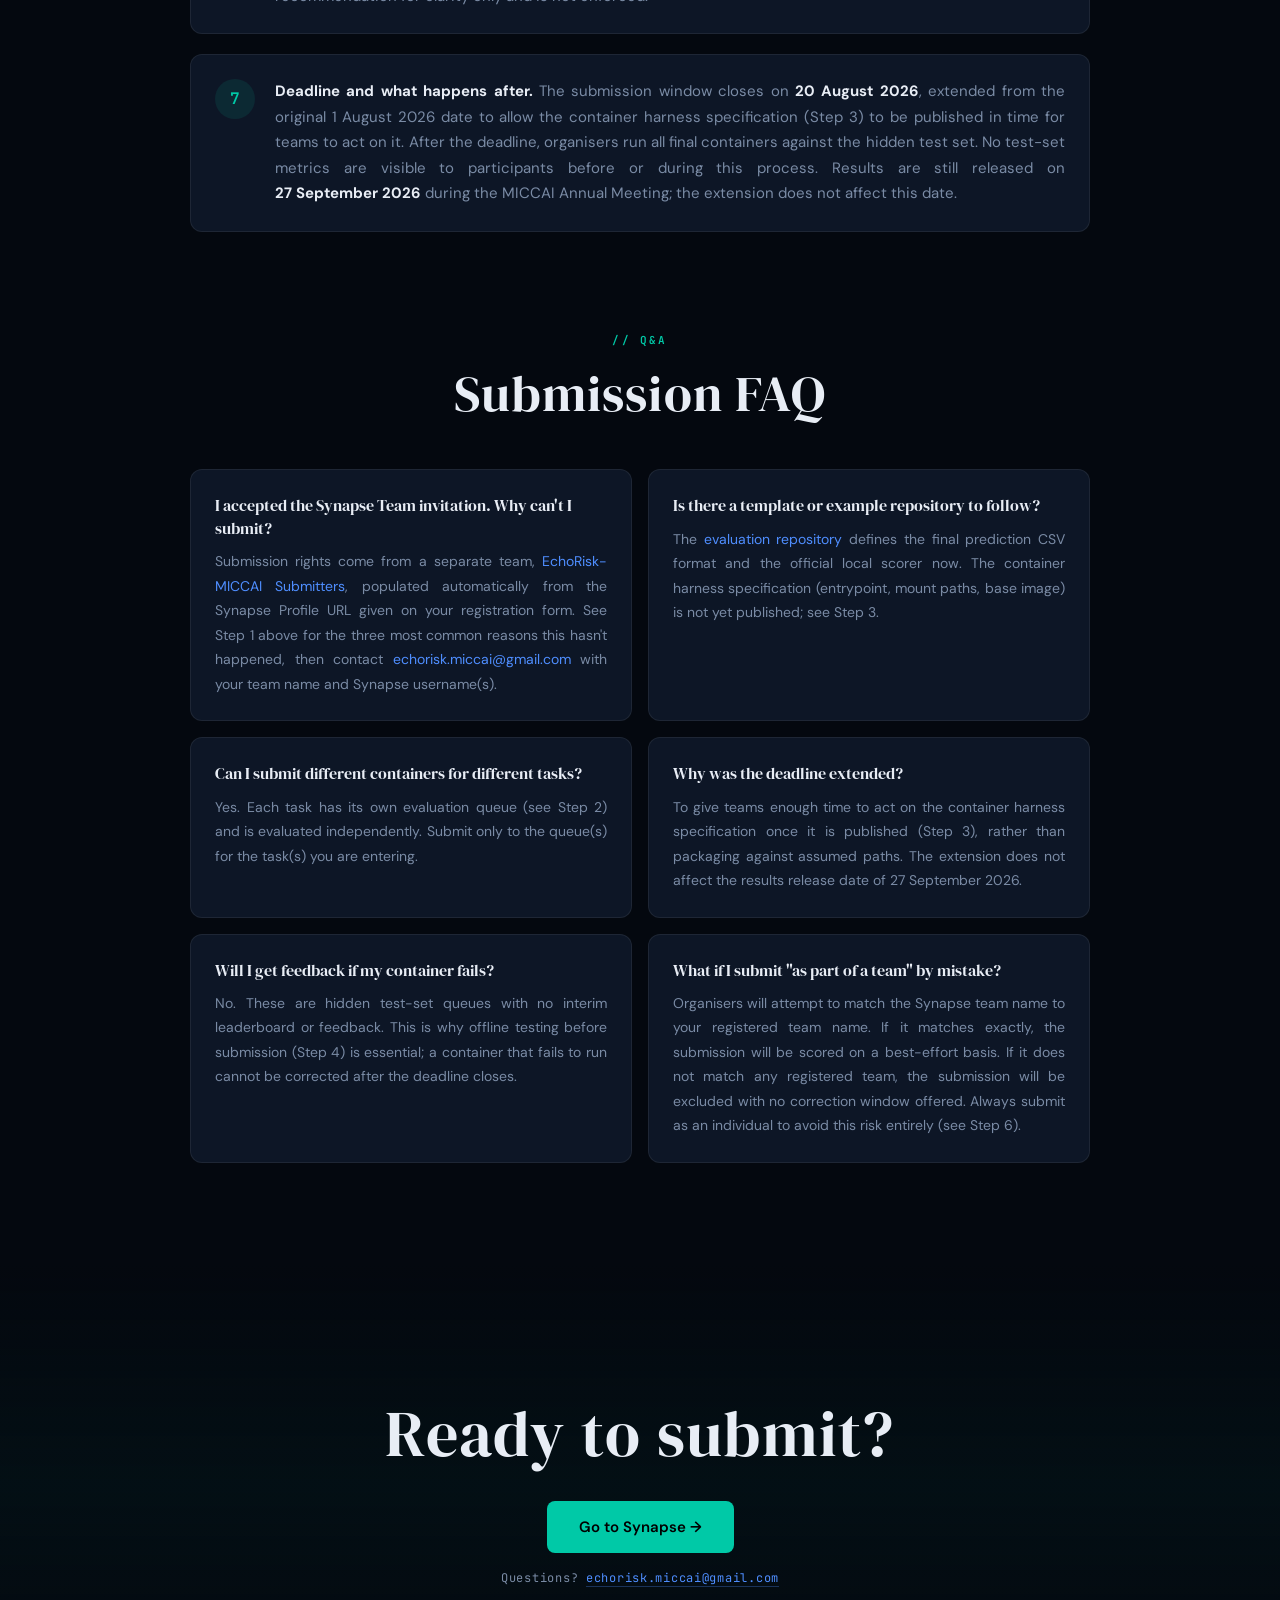
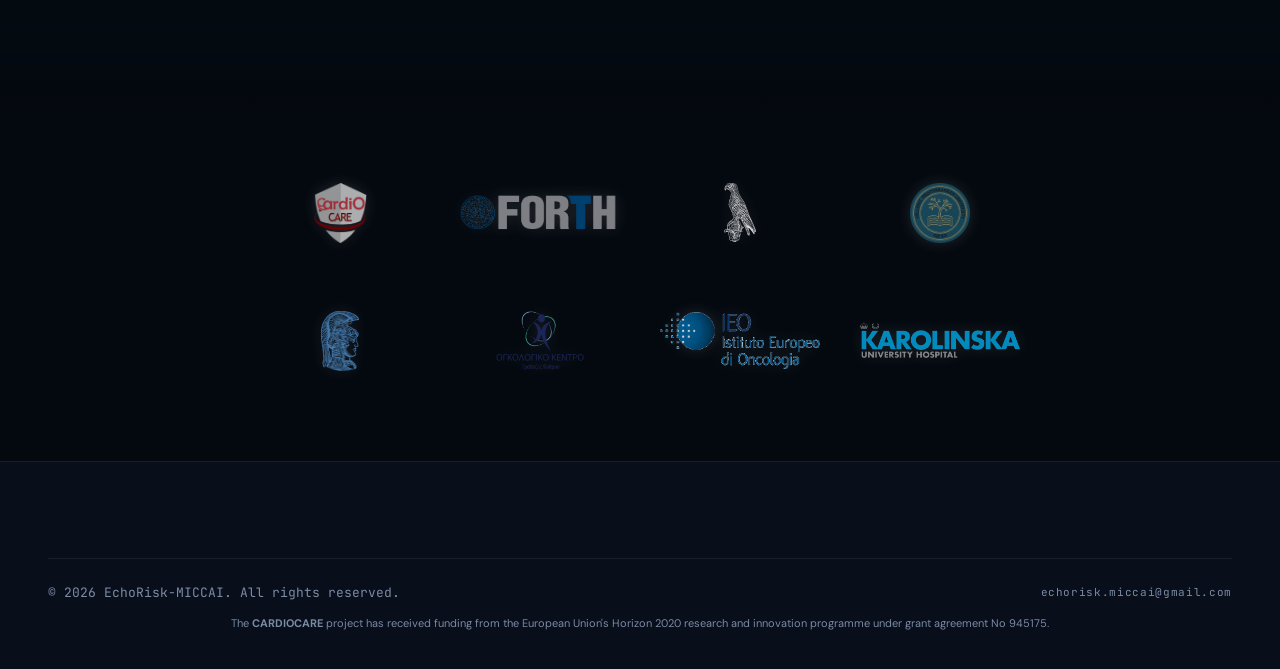
<file: submission-guide.html>
<!DOCTYPE html>
<html lang="en">
<head>
    <meta charset="UTF-8">
    <meta name="viewport" content="width=device-width, initial-scale=1.0">

    <link rel="icon" type="image/svg+xml"
          href="data:image/svg+xml,%3Csvg viewBox='0 0 100 100' xmlns='http://www.w3.org/2000/svg'%3E%3Ccircle cx='50' cy='50' r='50' fill='%2304080f'/%3E%3Ccircle cx='50' cy='50' r='47' fill='none' stroke='%23e8edf5' stroke-width='3'/%3E%3Cpath d='M18 28 Q8 50 18 72' fill='none' stroke='%2300c9a7' stroke-width='3.5' stroke-linecap='round'/%3E%3Cpath d='M82 28 Q92 50 82 72' fill='none' stroke='%234f8eff' stroke-width='3.5' stroke-linecap='round'/%3E%3Cline x1='50' y1='14' x2='18' y2='56' stroke='%2300c9a7' stroke-width='2.5' stroke-linecap='round'/%3E%3Cline x1='50' y1='14' x2='82' y2='56' stroke='%234f8eff' stroke-width='2.5' stroke-linecap='round'/%3E%3Cpath d='M18 56 Q50 78 82 56' fill='none' stroke='%234f8eff' stroke-width='2' stroke-linecap='round'/%3E%3Cpath d='M50 58 C50 58 34 46 34 37 C34 31 39 27 44 27 C47 27 50 30 50 30 C50 30 53 27 56 27 C61 27 66 31 66 37 C66 46 50 58 50 58 Z' fill='%23e8edf5'/%3E%3Cg stroke='%23e8edf5' stroke-width='1' fill='none' opacity='0.85'%3E%3Cline x1='40' y1='38' x2='47' y2='33'/%3E%3Cline x1='40' y1='38' x2='50' y2='42'/%3E%3Cline x1='47' y1='33' x2='57' y2='36'/%3E%3Cline x1='57' y1='36' x2='50' y2='42'/%3E%3Cline x1='57' y1='36' x2='60' y2='44'/%3E%3Cline x1='50' y1='42' x2='60' y2='44'/%3E%3Cline x1='40' y1='38' x2='44' y2='46'/%3E%3Cline x1='44' y1='46' x2='50' y2='42'/%3E%3C/g%3E%3Ccircle cx='40' cy='38' r='2.5' fill='%23e8edf5'/%3E%3Ccircle cx='47' cy='33' r='2.5' fill='%23e8edf5'/%3E%3Ccircle cx='57' cy='36' r='2.5' fill='%23e8edf5'/%3E%3Ccircle cx='50' cy='42' r='2.5' fill='%23e8edf5'/%3E%3Ccircle cx='60' cy='44' r='2.5' fill='%23e8edf5'/%3E%3Ccircle cx='44' cy='46' r='2.5' fill='%23e8edf5'/%3E%3Ccircle cx='57' cy='36' r='3.5' fill='%23ff6b6b'/%3E%3Cpolyline points='22,66 30,66 33,60 36,72 39,63 42,68 46,66 54,66 57,60 60,72 63,63 66,68 70,66 78,66' fill='none' stroke='%2300c9a7' stroke-width='1.5' stroke-linecap='round' stroke-linejoin='round'/%3E%3C/svg%3E">

    <title>EchoRisk-MICCAI 2026 | Docker Submission Guide</title>
    <link href="https://fonts.googleapis.com/css2?family=DM+Serif+Display&family=DM+Sans:wght@400;500;600&family=JetBrains+Mono:wght@400;500;600&display=swap"
          rel="stylesheet">
    <link rel="stylesheet" href="assets/css/echorisk.css">
</head>
<body>

<div class="bg-grid"></div>

<nav>
    <div style="display: flex; align-items: center; gap: 24px;">

        <a href="index.html" class="nav-logo"
           style="text-decoration: none; display: flex; align-items: center; position: relative; top: 18px;">
            <img src="assets/logos/echorisk_logo.png" alt="EchoRisk Logo"
                 style="width: 105px; height: 105px; object-fit: contain; display: block;">
        </a>

        <a href="https://conferences.miccai.org/2026/en/default.asp" target="_blank" rel="noopener noreferrer"
           style="display: flex; align-items: center; border-left: 1px solid var(--border); padding-left: 24px;">
            <img src="assets/logos/miccai2026-mobile-logo-france.png" alt="MICCAI 2026"
                 style="height: 110px; width: auto; object-fit: contain; display: block; transition: transform 0.2s ease;"
                 onmouseover="this.style.transform='scale(1.02)'" onmouseout="this.style.transform='scale(1)'">
        </a>

    </div>

    <ul class="nav-links">
        <li><a href="index.html">About</a></li>
        <li><a href="keynote.html">Keynote</a></li>
        <li><a href="tasks.html">Tasks</a></li>
        <li><a href="dataset.html">Dataset</a></li>
        <li><a href="timeline.html">Timeline</a></li>
        <li><a href="awards.html">Awards</a></li>
        <li><a href="rules.html">Rules & FAQ</a></li>
        <li>
            <a href="submission-guide.html" class="active nav-highlight">
                <svg class="nav-docker-icon" viewBox="0 0 24 24" width="15" height="15" fill="currentColor"
                     aria-hidden="true">
                    <path d="M22.5 9.9c-.6-.4-1.9-.6-2.9-.4-.1-.9-.6-1.7-1.4-2.4l-.5-.4-.4.5c-.5.6-.7 1.6-.6 2.4.1.3.2.7.4 1-.2.1-.4.2-.6.3H2.5c-.3 1.4 0 3.1.9 4.4 1 1.5 2.6 2.3 4.6 2.3 4.3 0 7.5-2 9-5.6 1 0 2-.2 2.5-.7.3-.3.6-.7.8-1.2l.1-.3-.5-.4-.4.5zm-15.9-.8h1.9V7.2H6.6v1.9zm2.6 0h1.9V7.2H9.2v1.9zm2.6 0h1.9V7.2h-1.9v1.9zm-5.2-2.5h1.9V4.6H6.6v1.9zm2.6 0h1.9V4.6H9.2v1.9zm2.6 0h1.9V4.6h-1.9v1.9zm2.6 2.5h1.9V7.2h-1.9v1.9zM6.6 12h1.9v-1.9H6.6V12zm2.6 0h1.9v-1.9H9.2V12zm2.6 0h1.9v-1.9h-1.9V12zm2.6 0h1.9v-1.9h-1.9V12z"/>
                </svg>
                Docker Submission Guide
            </a>
        </li>
        <li><a href="papers.html">Paper Submission</a></li>
        <li><a href="https://www.synapse.org/Synapse:syn72001386" class="nav-cta" target="_blank">Register →</a></li>
        <li style="display: flex; align-items: center; margin-left: 10px;">
            <span style="color: var(--border); margin: 0 15px; font-weight: 300; font-size: 20px;">|</span>
            <a href="https://github.com/echorisk-miccai" target="_blank" aria-label="GitHub Organization"
               style="display: flex; align-items: center; opacity: 0.7; transition: opacity 0.2s;"
               onmouseover="this.style.opacity=1" onmouseout="this.style.opacity=0.7">
                <svg height="24" viewBox="0 0 16 16" width="24" fill="var(--text)">
                    <path d="M8 0C3.58 0 0 3.58 0 8c0 3.54 2.29 6.53 5.47 7.59.4.07.55-.17.55-.38 0-.19-.01-.82-.01-1.49-2.01.37-2.53-.49-2.69-.94-.09-.23-.48-.94-.82-1.13-.28-.15-.68-.52-.01-.53.63-.01 1.08.58 1.23.82.72 1.21 1.87.87 2.33.66.07-.52.28-.87.51-1.07-1.78-.2-3.64-.89-3.64-3.95 0-.87.31-1.59.82-2.15-.08-.2-.36-1.02.08-2.12 0 0 .67-.21 2.2.82.64-.18 1.32-.27 2-.27.68 0 1.36.09 2 .27 1.53-1.04 2.2-.82 2.2-.82.44 1.1.16 1.92.08 2.12.51.56.82 1.27.82 2.15 0 3.07-1.87 3.75-3.65 3.95.29.25.54.73.54 1.48 0 1.07-.01 1.93-.01 2.2 0 .21.15.46.55.38A8.013 8.013 0 0016 8c0-4.42-3.58-8-8-8z"></path>
                </svg>
            </a>
        </li>
    </ul>
    <label for="nav-toggle" class="nav-hamburger" aria-label="Toggle navigation">
        <span></span><span></span><span></span>
    </label>
    <input type="checkbox" id="nav-toggle" style="display:none;">
</nav>

<div class="affiliation-bar">
    <span style="width:8px; height:8px; background:var(--accent2); border-radius:50%; display:inline-block; flex-shrink:0;"></span>
    MICCAI 2026 CARDIAC IMAGING THEME &nbsp;·&nbsp; JOINTLY WITH THE
    <a href="https://stacom.github.io/stacom2026/" target="_blank" rel="noopener noreferrer"
       style="color:var(--accent2); text-decoration:none; font-weight:600;">STACOM WORKSHOP</a>
</div>

<section class="page-header" style="padding-bottom: 40px;">
    <div class="container" style="max-width: 900px;">
        <p class="section-label">// Logistics</p>
        <h2 class="section-title">Docker Submission Guide</h2>
        <p class="section-desc">Step-by-step instructions for preparing, testing, and submitting your final Docker
            container. Follow these steps in order. Test-set evaluation is manual and offline: there is no interim
            feedback, so a container that fails to run will not be flagged until after the deadline has closed.</p>

        <div style="margin: 0 0 40px; background: rgba(0,201,167,0.06); border: 1px solid rgba(0,201,167,0.35); border-radius: 8px; padding: 18px 22px; font-family: var(--body-font); font-size: 14.5px; line-height: 1.7; color: var(--text);">
            <strong>Deadline update:</strong> the final Docker submission deadline has been extended from
            1&nbsp;August&nbsp;2026 to <strong>20&nbsp;August&nbsp;2026</strong> to allow time to publish
            the full container harness specification referenced in Step&nbsp;3 below. This does not affect the
            results release date of 27&nbsp;September&nbsp;2026. Steps marked <em>coming soon</em> will be completed
            once the harness specification is published; all other steps below are final and can be acted on now.
        </div>

        <div class="rules-list">

            <!-- Step 1 -->
            <div class="rule-item">
                <div class="rule-number">1</div>
                <div class="rule-text">
                    Submission rights on all three evaluation queues are granted to members of the
                    <a href="https://www.synapse.org/Team:3603440" target="_blank" rel="noopener noreferrer"
                       style="color:var(--accent2); text-decoration:none; border-bottom:1px solid rgba(79,142,255,0.3);">
                        EchoRisk-MICCAI Submitters</a> team. Membership is added <strong>automatically</strong> for
                    the team member whose Synapse User Profile URL was supplied on the official
                    <strong>EchoRisk-MICCAI 2026 Team Registration form</strong>. You do not need to request access
                    if you are that person.
                    <br><br>
                    If you cannot see a <strong>Submit</strong> button on the evaluation queues described in
                    Step&nbsp;2, it is almost always one of the following:
                    <ul style="margin-top: 10px; margin-left: 20px; line-height: 2;">
                        <li>You are not the team member who filled in the registration form, so you were never
                            added to the Submitters team</li>
                        <li>The registration form was submitted with a missing or incorrect Synapse Profile URL</li>
                        <li>Your team wants additional members beyond the original registrant to be able to submit</li>
                    </ul>
                    In any of these cases, email
                    <a href="mailto:echorisk.miccai@gmail.com" style="color:var(--accent2); text-decoration:none;">echorisk.miccai@gmail.com</a>
                    with your team name and the Synapse username(s) to be added to Team&nbsp;3603440. Requests are
                    turned around within one business day, but should be sent well ahead of the deadline rather than
                    on the day it closes.
                </div>
            </div>

            <!-- Step 2 -->
            <div class="rule-item">
                <div class="rule-number">2</div>
                <div class="rule-text">
                    <strong>Locate the evaluation queue for your task.</strong> All three evaluation queues are
                    accessed from the <strong>Challenge</strong> tab on the EchoRisk-MICCAI Synapse project, not the
                    project's default landing page. Each task has its own dedicated queue; submit only to the
                    queue(s) matching the task(s) you are entering.
                    <ul style="margin-top: 10px; margin-left: 20px; line-height: 2;">
                        <li>Task 1 — Cardiac Function Estimation: Evaluation Queue 9620025</li>
                        <li>Task 2 — Assessment of LV Dysfunction: Evaluation Queue 9620026</li>
                        <li>Task 3 — Early Prediction of Therapy-Induced Cardiotoxicity: Evaluation Queue 9620027</li>
                    </ul>
                    These are the <strong>final test-set queues only</strong>. There is no validation leaderboard or
                    interim feedback associated with them; submitted containers are run against the hidden test set
                    by the organisers after the deadline closes.
                </div>
            </div>

            <!-- Step 3 -->
            <div class="rule-item">
                <div class="rule-number">3</div>
                <div class="rule-text">
                    <strong>Prepare your predictions and container.</strong> This step has two parts. The prediction
                    format is final and documented now; the container harness contract is not yet published.
                    <br><br>
                    <strong>Prediction format (confirmed).</strong> The scoring code in the evaluation repository
                    defines the exact CSV your model must produce per task, keyed by
                    <code>(patient_id, timepoint)</code>, covering every exam in the ground-truth set:
                    <br><br>
                    <a href="https://github.com/EchoRisk-MICCAI/echorisk-benchmark/tree/master/evaluation"
                       target="_blank" rel="noopener noreferrer"
                       style="color:var(--accent2); text-decoration:none; border-bottom:1px solid rgba(79,142,255,0.3);">
                        github.com/EchoRisk-MICCAI/echorisk-benchmark/tree/master/evaluation</a>
                    <ul style="margin-top: 10px; margin-left: 20px; line-height: 2;">
                        <li>Task 1: <code>lvef_pred</code>, float in [0, 100]</li>
                        <li>Task 2: <code>dysfunction_pred</code>, calibrated probability in [0, 1], not a hard label</li>
                        <li>Task 3: <code>cardiotoxicity_pred</code>, calibrated probability in [0, 1], baseline (T1) only</li>
                    </ul>
                    Run the official scorer locally on the validation set before packaging, so your offline numbers
                    match what the leaderboard will compute:
                    <div style="margin-top: 12px; background: rgba(255,255,255,0.03); border: 1px solid var(--border); border-radius: 8px; padding: 14px 20px; font-family: var(--mono-font); font-size: 13px; line-height: 1.8; overflow-x: auto; color: var(--text);">
                        pip install -e "./evaluation[test]"<br>
                        echorisk-score --task 1 --predictions preds.csv --ground-truth gt.csv
                    </div>
                    <p style="margin-top: 10px;">
                        The scorer enforces schema strictly: missing exams, out-of-range values, duplicate
                        <code>(patient_id, timepoint)</code> keys, and missing columns are all rejected. A clean
                        local run is a genuine correctness signal, not just a formality.
                    </p>
                    <p style="margin-top: 14px; padding: 12px 16px; background: rgba(255,107,107,0.06); border: 1px solid rgba(255,107,107,0.3); border-radius: 6px;">
                        <strong>Container harness contract — coming soon.</strong> The entrypoint invocation, input
                        mount path, output file path, and base image/GPU requirements for the containerised
                        evaluation harness are not yet published here. This section will be completed before the
                        new submission deadline above. Do not finalise your Dockerfile against assumed paths;
                        check back here first.
                    </p>
                </div>
            </div>

            <!-- Step 4 -->
            <div class="rule-item">
                <div class="rule-number">4</div>
                <div class="rule-text">
                    <strong>Test offline before submitting.</strong> Per Challenge Rule&nbsp;6, containers must run
                    fully automatically with <strong>no manual intervention, no internet access, and no external
                    API calls at inference time</strong>. Validate this locally before submission:
                    <div style="margin-top: 14px; background: rgba(255,255,255,0.03); border: 1px solid var(--border); border-radius: 8px; padding: 16px 20px; font-family: var(--mono-font); font-size: 13px; line-height: 1.9; overflow-x: auto; color: var(--text);">
                        docker run --rm --network none --gpus all \<br>
                        &nbsp;&nbsp;-v /path/to/local/test_case:/input:ro \<br>
                        &nbsp;&nbsp;-v /path/to/local/output:/output \<br>
                        &nbsp;&nbsp;your-image:tag
                    </div>
                    <p style="margin-top: 10px;">
                        <code>--network none</code> reproduces the offline evaluation environment. If your container
                        depends on a runtime download (model weights, tokeniser files, API calls), it will fail
                        evaluation. The mount paths shown above are illustrative only; the exact paths the harness
                        uses will be confirmed in Step&nbsp;3 once the harness specification is published.
                    </p>
                </div>
            </div>

            <!-- Step 5 -->
            <div class="rule-item">
                <div class="rule-number">5</div>
                <div class="rule-text">
                    <strong>Submit via the evaluation queue.</strong> Open the queue for your task on Synapse and use
                    the <strong>Submit</strong> button to push your image. You may resubmit at any point before the
                    deadline to update your container; only your <strong>last submission</strong> is evaluated,
                    consistent with Challenge Rule&nbsp;2.
                </div>
            </div>

            <!-- Step 6 (new) -->
            <div class="rule-item">
                <div class="rule-number">6</div>
                <div class="rule-text">
                    <strong>Submit as an individual, not as part of a team.</strong> When Synapse asks whether you
                    are submitting <strong>"as an individual"</strong> or <strong>"as part of a team,"</strong> you
                    must select <strong>"as an individual."</strong>
                    <br><br>
                    Each registered team must submit using the <strong>Synapse account matching the Synapse Profile
                    URL provided on the Team Registration Form</strong>. This is the only submitter identity the
                    organisers will recognise for scoring and leaderboard purposes.
                    <br><br>
                    "As part of a team" uses a Synapse-native team object that is <em>separate from your Team
                    Registration Form entry</em>. If you submit this way, the organisers will attempt to match the
                    Synapse team name against the team name you provided on your registration form:
                    <ul style="margin-top: 10px; margin-left: 20px; line-height: 2;">
                        <li>If the Synapse team name <strong>exactly matches</strong> a team name on record from
                            your Team Registration Form, the organisers will make a best-effort attempt to score
                            the submission.</li>
                        <li>If the Synapse team name does <strong>not match</strong> any registered team (including
                            typos, unrelated pre-existing Synapse teams, or unrecognisable names), <strong>the
                            submission will be excluded</strong>. No further identity investigation will be carried
                            out and no correction window will be offered.</li>
                    </ul>
                    <p style="margin-top: 10px;">
                        <strong>Recommendation:</strong> to avoid any risk of exclusion, always submit as an
                        individual using the account listed on your Team Registration Form.
                    </p>
                    <p style="margin-top: 14px;">
                        <strong>Recommended naming convention (optional).</strong> Organisers recommend naming
                        Docker repositories and submissions using the format <code>TeamName_TaskX_vN</code>
                        (e.g. <code>CardioVisionLab_Task1_v3</code>). This is a recommendation for clarity only
                        and is not enforced.
                    </p>
                </div>
            </div>

            <!-- Step 7 (was Step 6) -->
            <div class="rule-item">
                <div class="rule-number">7</div>
                <div class="rule-text">
                    <strong>Deadline and what happens after.</strong> The submission window closes on
                    <strong>20&nbsp;August&nbsp;2026</strong>, extended from the original 1&nbsp;August&nbsp;2026
                    date to allow the container harness specification (Step&nbsp;3) to be published in time for teams
                    to act on it. After the deadline, organisers run all final containers against the hidden test
                    set. No test-set metrics are visible to participants before or during this process. Results are
                    still released on <strong>27&nbsp;September&nbsp;2026</strong> during the MICCAI Annual Meeting;
                    the extension does not affect this date.
                </div>
            </div>

        </div>
    </div>
</section>

<section style="padding: 60px 0 100px;">
    <div class="container" style="max-width: 900px;">
        <p class="section-label" style="text-align: center;">// Q&A</p>
        <h2 class="section-title" style="text-align: center;">Submission FAQ</h2>

        <div class="faq-grid">

            <div class="faq-card">
                <div class="faq-question">I accepted the Synapse Team invitation. Why can't I submit?</div>
                <div class="faq-answer">
                    Submission rights come from a separate team, <a href="https://www.synapse.org/Team:3603440" target="_blank" rel="noopener noreferrer" style="color:var(--accent2); text-decoration:none;">EchoRisk-MICCAI Submitters</a>,
                    populated automatically from the Synapse Profile URL given on your registration form. See
                    Step&nbsp;1 above for the three most common reasons this hasn't happened, then contact
                    <a href="mailto:echorisk.miccai@gmail.com" style="color:var(--accent2); text-decoration:none;">echorisk.miccai@gmail.com</a>
                    with your team name and Synapse username(s).
                </div>
            </div>

            <div class="faq-card">
                <div class="faq-question">Is there a template or example repository to follow?</div>
                <div class="faq-answer">
                    The <a href="https://github.com/EchoRisk-MICCAI/echorisk-benchmark/tree/master/evaluation"
                       target="_blank" rel="noopener noreferrer"
                       style="color:var(--accent2); text-decoration:none;">evaluation repository</a> defines the
                    final prediction CSV format and the official local scorer now. The container harness
                    specification (entrypoint, mount paths, base image) is not yet published; see Step&nbsp;3.
                </div>
            </div>

            <div class="faq-card">
                <div class="faq-question">Can I submit different containers for different tasks?</div>
                <div class="faq-answer">
                    Yes. Each task has its own evaluation queue (see Step&nbsp;2) and is evaluated independently.
                    Submit only to the queue(s) for the task(s) you are entering.
                </div>
            </div>

            <div class="faq-card">
                <div class="faq-question">Why was the deadline extended?</div>
                <div class="faq-answer">
                    To give teams enough time to act on the container harness specification once it is published
                    (Step&nbsp;3), rather than packaging against assumed paths. The extension does not affect the
                    results release date of 27&nbsp;September&nbsp;2026.
                </div>
            </div>

            <div class="faq-card">
                <div class="faq-question">Will I get feedback if my container fails?</div>
                <div class="faq-answer">
                    No. These are hidden test-set queues with no interim leaderboard or feedback. This is why
                    offline testing before submission (Step&nbsp;4) is essential; a container that fails to run
                    cannot be corrected after the deadline closes.
                </div>
            </div>

            <div class="faq-card">
                <div class="faq-question">What if I submit "as part of a team" by mistake?</div>
                <div class="faq-answer">
                    Organisers will attempt to match the Synapse team name to your registered team name. If it
                    matches exactly, the submission will be scored on a best-effort basis. If it does not match
                    any registered team, the submission will be excluded with no correction window offered. Always
                    submit as an individual to avoid this risk entirely (see Step&nbsp;6).
                </div>
            </div>

        </div>
    </div>
</section>

<section class="cta-section">
    <h2 class="cta-title">Ready to submit?</h2>
    <a href="https://www.synapse.org/Synapse:syn72001386" class="btn-primary"
       style="margin:0 auto; display:inline-flex;">Go to Synapse →</a>
    <p style="font-family:var(--mono-font); font-size:12px; color:var(--muted); margin-top:16px; letter-spacing:0.06em;">
        Questions? <a href="mailto:echorisk.miccai@gmail.com"
                      style="color:var(--accent2); text-decoration:none; border-bottom:1px solid rgba(79,142,255,0.3);">echorisk.miccai@gmail.com</a>
    </p>
</section>

<div class="partner-logos-container">
    <div class="partner-logos-row">
        <div class="logo-wrapper" data-name="CARDIOCARE Project">
            <a href="https://cardiocare-project.eu/" target="_blank" rel="noopener"><img
                    src="assets/logos/cardiocare-logo.png" alt="CARDIOCARE" class="partner-logo-img"></a>
        </div>
        <div class="logo-wrapper" data-name="Foundation for Research and Technology - Hellas">
            <a href="https://www.ics.forth.gr/cbml/?lang=en" target="_blank" rel="noopener"><img
                    src="assets/logos/forth-logo.png" alt="FORTH" class="partner-logo-img"></a>
        </div>
        <div class="logo-wrapper" data-name="University of Ioannina">
            <a href="https://medlab.cc.uoi.gr/" target="_blank" rel="noopener"><img src="assets/logos/uoi-logo.svg"
                                                                                    alt="UOI" class="partner-logo-img"></a>
        </div>
        <div class="logo-wrapper" data-name="Hellenic Mediterranean University">
            <a href="https://bmi.hmu.gr/" target="_blank" rel="noopener"><img src="assets/logos/hmu-logo.png" alt="HMU"
                                                                              class="partner-logo-img"></a>
        </div>
    </div>

    <div class="partner-logos-row">
        <div class="logo-wrapper" data-name="National and Kapodistrian University of Athens">
            <a href="https://en.uoa.gr/" target="_blank" rel="noopener"><img src="assets/logos/nkua-logo.png" alt="NKUA"
                                                                             class="partner-logo-img"></a>
        </div>
        <div class="logo-wrapper" data-name="Bank of Cyprus Oncology Centre">
            <a href="https://www.bococ.org.cy/en" target="_blank" rel="noopener"><img src="assets/logos/bococ-logo.png"
                                                                                      alt="BOCOC"
                                                                                      class="partner-logo-img"></a>
        </div>
        <div class="logo-wrapper" data-name="European Institute of Oncology">
            <a href="https://www.ieo.it/en/" target="_blank" rel="noopener"><img src="assets/logos/ieo-logo.png"
                                                                                 alt="IEO" class="partner-logo-img"></a>
        </div>
        <div class="logo-wrapper" data-name="Karolinska University Hospital">
            <a href="https://www.karolinskahospital.com/" target="_blank" rel="noopener"><img
                    src="assets/logos/karolinska-logo.png"
                    alt="KSBC"
                    class="partner-logo-img"></a>
        </div>
    </div>
</div>

<footer>
    <div class="footer-bottom"
         style="display:flex; flex-direction:column; align-items:center; gap:12px; text-align:center;">
        <div style="display:flex; justify-content:space-between; align-items:center; width:100%; flex-wrap:wrap; gap:12px;">
            <p>© 2026 EchoRisk-MICCAI. All rights reserved.</p>
            <a href="mailto:echorisk.miccai@gmail.com"
               style="font-family:var(--mono-font); font-size:11px; color:var(--muted); text-decoration:none; letter-spacing:0.06em; transition:color 0.2s;"
               onmouseover="this.style.color='var(--accent2)'"
               onmouseout="this.style.color='var(--muted)'">echorisk.miccai@gmail.com</a>
        </div>
        <p style="font-size:11px; line-height:1.5; color:var(--muted); font-family:var(--body-font);">
            The <strong>CARDIOCARE</strong> project has received funding from the European Union's Horizon 2020
            research and innovation programme under grant agreement No&nbsp;945175.
        </p>
    </div>
</footer>

</body>
</html>
</file>
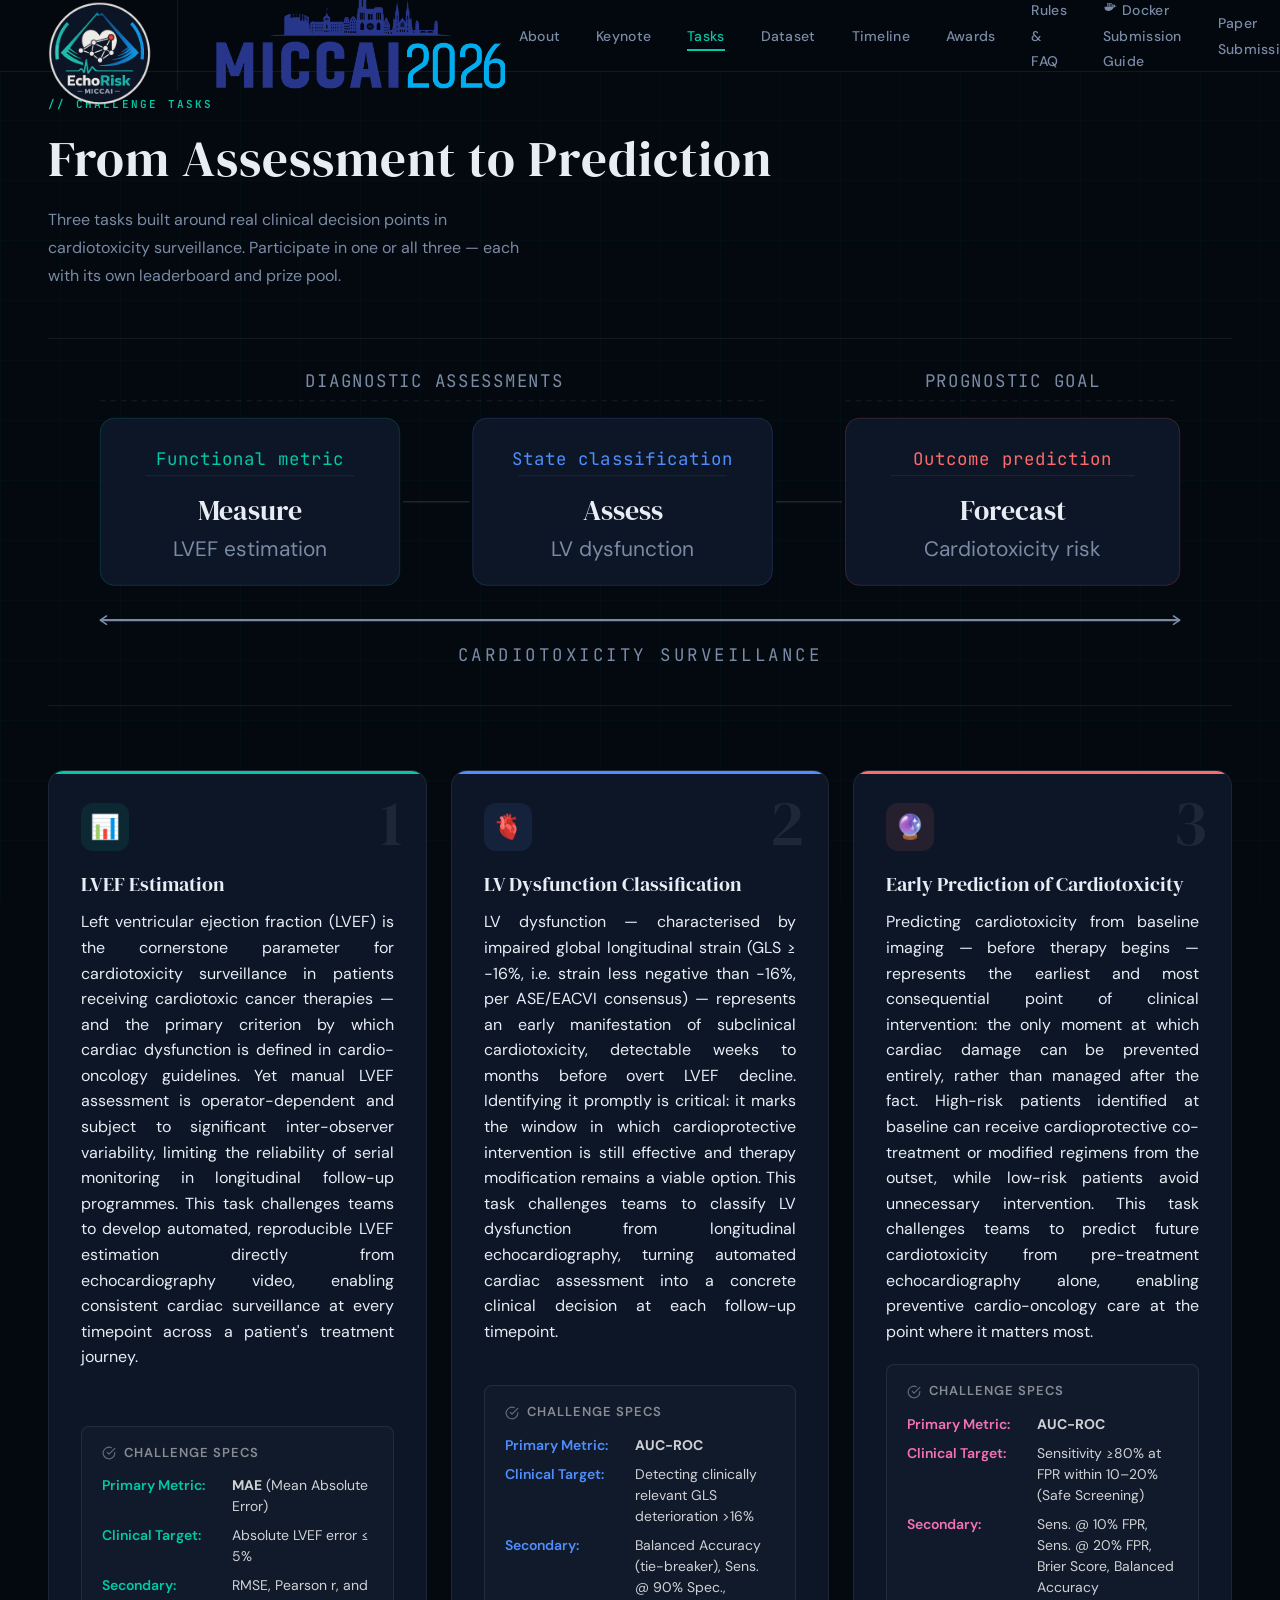
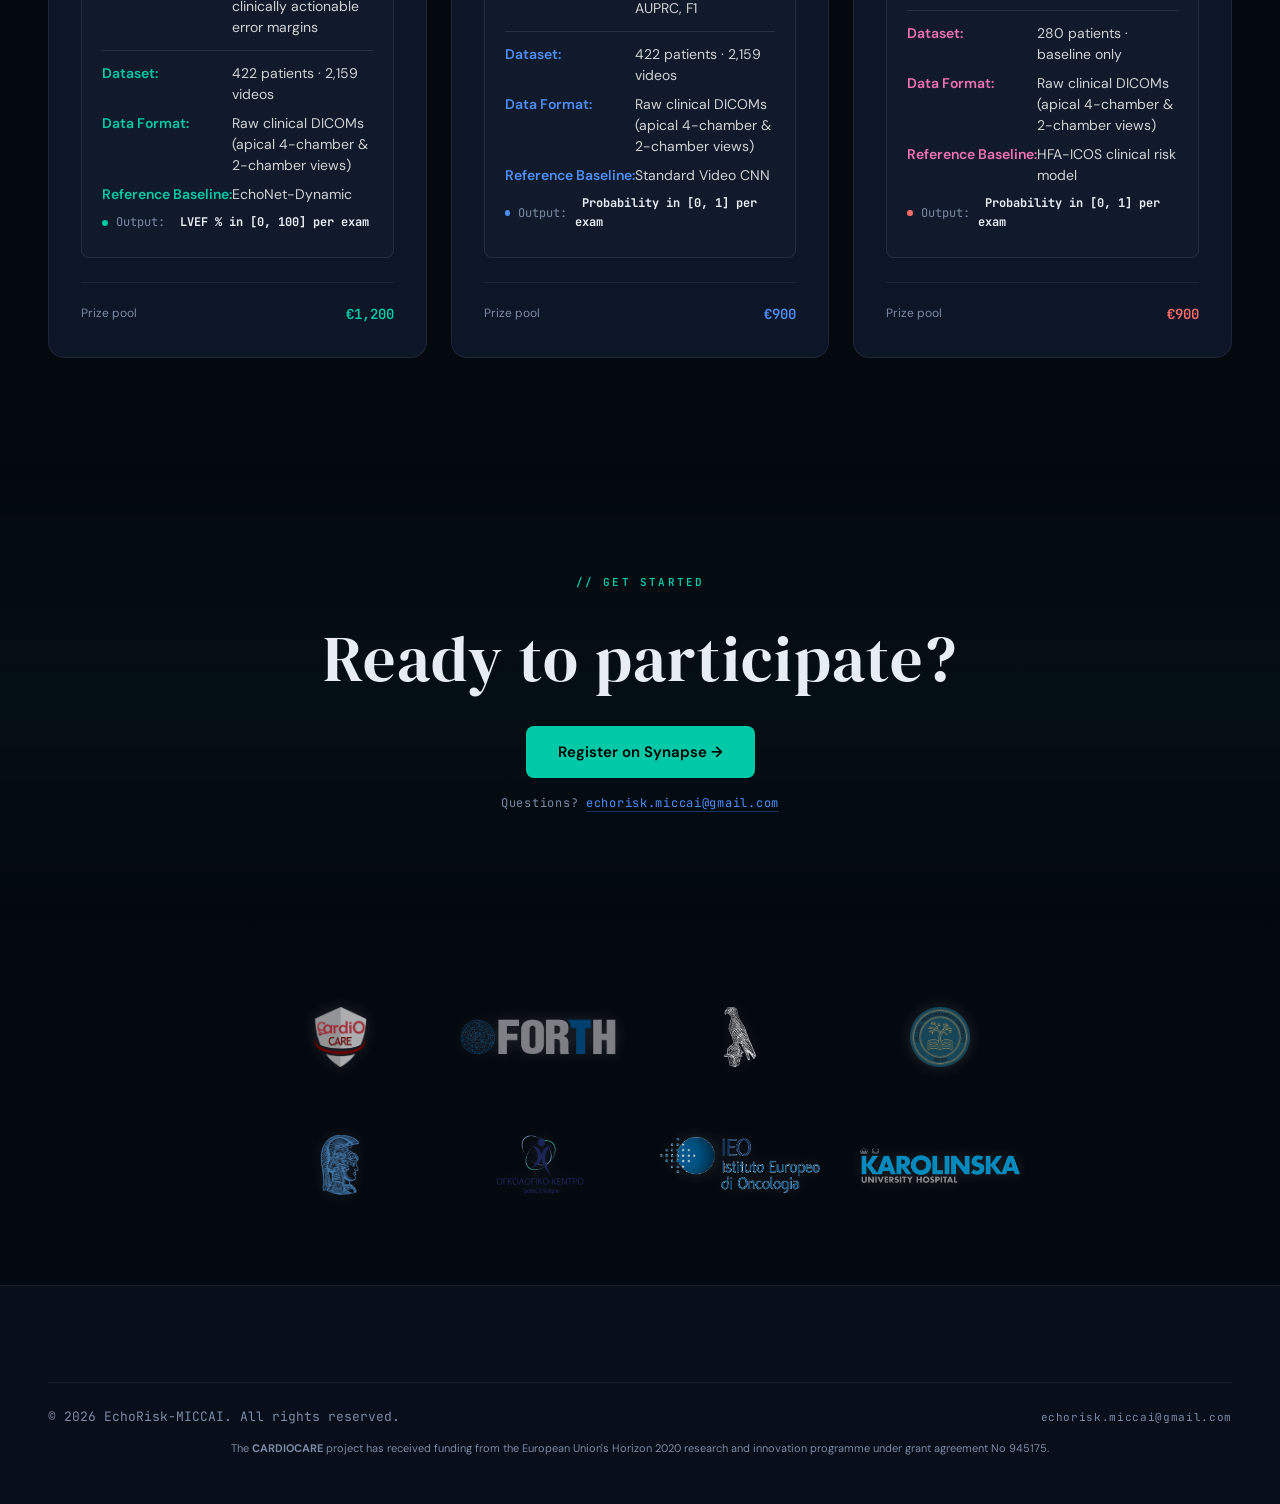
<file: tasks.html>
<!DOCTYPE html>
<html lang="en">
<head>
    <meta charset="UTF-8">
    <meta name="viewport" content="width=device-width, initial-scale=1.0">
    <link rel="icon" type="image/svg+xml"
          href="data:image/svg+xml,%3Csvg viewBox='0 0 100 100' xmlns='http://www.w3.org/2000/svg'%3E%3Ccircle cx='50' cy='50' r='50' fill='%2304080f'/%3E%3Ccircle cx='50' cy='50' r='47' fill='none' stroke='%23e8edf5' stroke-width='3'/%3E%3Cpath d='M18 28 Q8 50 18 72' fill='none' stroke='%2300c9a7' stroke-width='3.5' stroke-linecap='round'/%3E%3Cpath d='M82 28 Q92 50 82 72' fill='none' stroke='%234f8eff' stroke-width='3.5' stroke-linecap='round'/%3E%3Cline x1='50' y1='14' x2='18' y2='56' stroke='%2300c9a7' stroke-width='2.5' stroke-linecap='round'/%3E%3Cline x1='50' y1='14' x2='82' y2='56' stroke='%234f8eff' stroke-width='2.5' stroke-linecap='round'/%3E%3Cpath d='M18 56 Q50 78 82 56' fill='none' stroke='%234f8eff' stroke-width='2' stroke-linecap='round'/%3E%3Cpath d='M50 58 C50 58 34 46 34 37 C34 31 39 27 44 27 C47 27 50 30 50 30 C50 30 53 27 56 27 C61 27 66 31 66 37 C66 46 50 58 50 58 Z' fill='%23e8edf5'/%3E%3Cg stroke='%23e8edf5' stroke-width='1' fill='none' opacity='0.85'%3E%3Cline x1='40' y1='38' x2='47' y2='33'/%3E%3Cline x1='40' y1='38' x2='50' y2='42'/%3E%3Cline x1='47' y1='33' x2='57' y2='36'/%3E%3Cline x1='57' y1='36' x2='50' y2='42'/%3E%3Cline x1='57' y1='36' x2='60' y2='44'/%3E%3Cline x1='50' y1='42' x2='60' y2='44'/%3E%3Cline x1='40' y1='38' x2='44' y2='46'/%3E%3Cline x1='44' y1='46' x2='50' y2='42'/%3E%3C/g%3E%3Ccircle cx='40' cy='38' r='2.5' fill='%23e8edf5'/%3E%3Ccircle cx='47' cy='33' r='2.5' fill='%23e8edf5'/%3E%3Ccircle cx='57' cy='36' r='2.5' fill='%23e8edf5'/%3E%3Ccircle cx='50' cy='42' r='2.5' fill='%23e8edf5'/%3E%3Ccircle cx='60' cy='44' r='2.5' fill='%23e8edf5'/%3E%3Ccircle cx='44' cy='46' r='2.5' fill='%23e8edf5'/%3E%3Ccircle cx='57' cy='36' r='3.5' fill='%23ff6b6b'/%3E%3Cpolyline points='22,66 30,66 33,60 36,72 39,63 42,68 46,66 54,66 57,60 60,72 63,63 66,68 70,66 78,66' fill='none' stroke='%2300c9a7' stroke-width='1.5' stroke-linecap='round' stroke-linejoin='round'/%3E%3C/svg%3E">
    <title>EchoRisk-MICCAI 2026 | Tasks</title>
    <link href="https://fonts.googleapis.com/css2?family=DM+Serif+Display&family=DM+Sans:wght@400;500;600&family=JetBrains+Mono:wght@400;500;600&display=swap"
          rel="stylesheet">
    <link rel="stylesheet" href="assets/css/echorisk.css">
</head>
<body>

<div class="bg-grid"></div>

<nav>
    <div style="display:flex; align-items:center; gap:24px;">
        <a href="index.html" class="nav-logo"
           style="text-decoration:none; display:flex; align-items:center; position:relative; top:18px;">
            <img src="assets/logos/echorisk_logo.png" alt="EchoRisk Logo"
                 style="width:105px; height:105px; object-fit:contain; display:block;">
        </a>
        <a href="https://conferences.miccai.org/2026/en/default.asp" target="_blank" rel="noopener noreferrer"
           style="display:flex; align-items:center; border-left:1px solid var(--border); padding-left:24px;">
            <img src="assets/logos/miccai2026-mobile-logo-france.png" alt="MICCAI 2026"
                 style="height:110px; width:auto; object-fit:contain; display:block; transition:transform 0.2s ease;"
                 onmouseover="this.style.transform='scale(1.02)'" onmouseout="this.style.transform='scale(1)'">
        </a>
    </div>
    <ul class="nav-links">
        <li><a href="index.html">About</a></li>
        <li><a href="keynote.html">Keynote</a></li>
        <li><a href="tasks.html" class="active">Tasks</a></li>
        <li><a href="dataset.html">Dataset</a></li>
        <li><a href="timeline.html">Timeline</a></li>
        <li><a href="awards.html">Awards</a></li>
        <li><a href="rules.html">Rules &amp; FAQ</a></li>
        <li>
            <a href="submission-guide.html">
                <svg class="nav-docker-icon" viewBox="0 0 24 24" width="15" height="15" fill="currentColor"
                     aria-hidden="true">
                    <path d="M22.5 9.9c-.6-.4-1.9-.6-2.9-.4-.1-.9-.6-1.7-1.4-2.4l-.5-.4-.4.5c-.5.6-.7 1.6-.6 2.4.1.3.2.7.4 1-.2.1-.4.2-.6.3H2.5c-.3 1.4 0 3.1.9 4.4 1 1.5 2.6 2.3 4.6 2.3 4.3 0 7.5-2 9-5.6 1 0 2-.2 2.5-.7.3-.3.6-.7.8-1.2l.1-.3-.5-.4-.4.5zm-15.9-.8h1.9V7.2H6.6v1.9zm2.6 0h1.9V7.2H9.2v1.9zm2.6 0h1.9V7.2h-1.9v1.9zm-5.2-2.5h1.9V4.6H6.6v1.9zm2.6 0h1.9V4.6H9.2v1.9zm2.6 0h1.9V4.6h-1.9v1.9zm2.6 2.5h1.9V7.2h-1.9v1.9zM6.6 12h1.9v-1.9H6.6V12zm2.6 0h1.9v-1.9H9.2V12zm2.6 0h1.9v-1.9h-1.9V12zm2.6 0h1.9v-1.9h-1.9V12z"/>
                </svg>
                Docker Submission Guide
            </a>
        </li>
        <li><a href="papers.html">Paper Submission</a></li>
        <li><a href="https://www.synapse.org/Synapse:syn72001386" class="nav-cta" target="_blank">Register →</a></li>
        <li style="display:flex; align-items:center; margin-left:10px;">
            <span style="color:var(--border); margin:0 15px; font-weight:300; font-size:20px;">|</span>
            <a href="https://github.com/echorisk-miccai" target="_blank" aria-label="GitHub Organization"
               style="display:flex; align-items:center; opacity:0.7; transition:opacity 0.2s;"
               onmouseover="this.style.opacity=1" onmouseout="this.style.opacity=0.7">
                <svg height="24" viewBox="0 0 16 16" width="24" fill="var(--text)">
                    <path d="M8 0C3.58 0 0 3.58 0 8c0 3.54 2.29 6.53 5.47 7.59.4.07.55-.17.55-.38 0-.19-.01-.82-.01-1.49-2.01.37-2.53-.49-2.69-.94-.09-.23-.48-.94-.82-1.13-.28-.15-.68-.52-.01-.53.63-.01 1.08.58 1.23.82.72 1.21 1.87.87 2.33.66.07-.52.28-.87.51-1.07-1.78-.2-3.64-.89-3.64-3.95 0-.87.31-1.59.82-2.15-.08-.2-.36-1.02.08-2.12 0 0 .67-.21 2.2.82.64-.18 1.32-.27 2-.27.68 0 1.36.09 2 .27 1.53-1.04 2.2-.82 2.2-.82.44 1.1.16 1.92.08 2.12.51.56.82 1.27.82 2.15 0 3.07-1.87 3.75-3.65 3.95.29.25.54.73.54 1.48 0 1.07-.01 1.93-.01 2.2 0 .21.15.46.55.38A8.013 8.013 0 0016 8c0-4.42-3.58-8-8-8z"></path>
                </svg>
            </a>
        </li>
    </ul>
</nav>

<!-- ── TASKS ── -->
<section id="tasks">
    <div class="container">

        <p class="section-label">// Challenge Tasks</p>
        <h2 class="section-title">From Assessment to Prediction</h2>
        <p class="section-desc" style="margin:0 0 48px; text-align:left; max-width:480px;">
            Three tasks built around real clinical decision points in cardiotoxicity
            surveillance. Participate in one or all three — each with its own leaderboard and
            prize pool.
        </p>

        <div class="clinical-arc">
            <svg width="100%" viewBox="0 0 680 190" role="img"
                 aria-label="Three clinical tasks spanning cardiotoxicity surveillance">
                <defs>
                    <marker id="arc-arr" viewBox="0 0 10 10" refX="8" refY="5" markerWidth="5" markerHeight="5"
                            orient="auto-start-reverse">
                        <path d="M2 1L8 5L2 9" fill="none" stroke="context-stroke" stroke-width="1.5"
                              stroke-linecap="round" stroke-linejoin="round"/>
                    </marker>
                </defs>
                <text x="222" y="16" text-anchor="middle"
                      font-family="var(--mono-font)" font-size="10" fill="var(--muted)" letter-spacing="0.1em">
                    DIAGNOSTIC ASSESSMENTS
                </text>
                <line x1="30" y1="24" x2="414" y2="24" stroke="rgba(255,255,255,0.1)" stroke-width="0.5"
                      stroke-dasharray="3 3"/>
                <text x="554" y="16" text-anchor="middle"
                      font-family="var(--mono-font)" font-size="10" fill="var(--muted)" letter-spacing="0.1em">
                    PROGNOSTIC GOAL
                </text>
                <line x1="458" y1="24" x2="650" y2="24" stroke="rgba(255,255,255,0.1)" stroke-width="0.5"
                      stroke-dasharray="3 3"/>
                <!-- Task 1 -->
                <rect x="30" y="34" width="172" height="96" rx="8" fill="#0d1626" stroke="rgba(0,201,167,0.25)"
                      stroke-width="0.5"/>
                <text x="116" y="57" text-anchor="middle" dominant-baseline="central" font-family="var(--mono-font)"
                      font-size="10" fill="var(--accent)" letter-spacing="0.06em">Functional metric
                </text>
                <line x1="56" y1="67" x2="176" y2="67" stroke="rgba(0,201,167,0.15)" stroke-width="0.5"/>
                <text x="116" y="87" text-anchor="middle" dominant-baseline="central" font-family="var(--heading-font)"
                      font-size="16" fill="var(--text)">Measure
                </text>
                <text x="116" y="109" text-anchor="middle" dominant-baseline="central" font-family="var(--body-font)"
                      font-size="12" fill="var(--muted)">LVEF estimation
                </text>
                <line x1="204" y1="82" x2="242" y2="82" stroke="rgba(255,255,255,0.12)" stroke-width="0.8" fill="none"/>
                <!-- Task 2 -->
                <rect x="244" y="34" width="172" height="96" rx="8" fill="#0d1626" stroke="rgba(79,142,255,0.25)"
                      stroke-width="0.5"/>
                <text x="330" y="57" text-anchor="middle" dominant-baseline="central" font-family="var(--mono-font)"
                      font-size="10" fill="var(--accent2)" letter-spacing="0.06em">State classification
                </text>
                <line x1="270" y1="67" x2="390" y2="67" stroke="rgba(79,142,255,0.15)" stroke-width="0.5"/>
                <text x="330" y="87" text-anchor="middle" dominant-baseline="central" font-family="var(--heading-font)"
                      font-size="16" fill="var(--text)">Assess
                </text>
                <text x="330" y="109" text-anchor="middle" dominant-baseline="central" font-family="var(--body-font)"
                      font-size="12" fill="var(--muted)">LV dysfunction
                </text>
                <line x1="418" y1="82" x2="456" y2="82" stroke="rgba(255,255,255,0.12)" stroke-width="0.8" fill="none"/>
                <!-- Task 3 -->
                <rect x="458" y="34" width="192" height="96" rx="8" fill="#0d1626" stroke="rgba(255,107,107,0.25)"
                      stroke-width="0.5"/>
                <text x="554" y="57" text-anchor="middle" dominant-baseline="central" font-family="var(--mono-font)"
                      font-size="10" fill="var(--accent3)" letter-spacing="0.06em">Outcome prediction
                </text>
                <line x1="484" y1="67" x2="624" y2="67" stroke="rgba(255,107,107,0.15)" stroke-width="0.5"/>
                <text x="554" y="87" text-anchor="middle" dominant-baseline="central" font-family="var(--heading-font)"
                      font-size="16" fill="var(--text)">Forecast
                </text>
                <text x="554" y="109" text-anchor="middle" dominant-baseline="central" font-family="var(--body-font)"
                      font-size="12" fill="var(--muted)">Cardiotoxicity risk
                </text>
                <!-- Span -->
                <line x1="30" y1="150" x2="650" y2="150" stroke="var(--muted)" stroke-width="1.2"
                      marker-start="url(#arc-arr)" marker-end="url(#arc-arr)" fill="none"/>
                <text x="340" y="170" text-anchor="middle" dominant-baseline="central"
                      font-family="var(--mono-font)" font-size="10" fill="var(--muted)" letter-spacing="0.2em">
                    CARDIOTOXICITY SURVEILLANCE
                </text>
            </svg>
        </div>

        <div class="tasks-grid">

            <!-- Task 1 -->
            <div class="task-card task-card-1">
                <div class="task-num">1</div>
                <div class="task-icon icon-green">📊</div>
                <div class="task-title">LVEF Estimation</div>
                <div class="task-desc">
                    Left ventricular ejection fraction (LVEF) is the cornerstone parameter for
                    cardiotoxicity surveillance in patients receiving cardiotoxic cancer therapies —
                    and the primary criterion by which cardiac dysfunction is defined in
                    cardio-oncology guidelines. Yet manual LVEF assessment is operator-dependent
                    and subject to significant inter-observer variability, limiting the reliability
                    of serial monitoring in longitudinal follow-up programmes. This task challenges
                    teams to develop automated, reproducible LVEF estimation directly from
                    echocardiography video, enabling consistent cardiac surveillance at every
                    timepoint across a patient's treatment journey.
                </div>
                <div class="eval-box eval-teal">
                    <div class="eval-title">
                        <svg width="14" height="14" viewBox="0 0 24 24" fill="none" stroke="currentColor"
                             stroke-width="2" stroke-linecap="round" stroke-linejoin="round">
                            <path d="M22 11.08V12a10 10 0 1 1-5.93-9.14"></path>
                            <polyline points="22 4 12 14.01 9 11.01"></polyline>
                        </svg>
                        Challenge Specs
                    </div>
                    <div class="eval-row">
                        <div class="eval-label">Primary Metric:</div>
                        <div class="eval-value"><strong>MAE</strong> (Mean Absolute Error)</div>
                    </div>
                    <div class="eval-row">
                        <div class="eval-label">Clinical Target:</div>
                        <div class="eval-value">Absolute LVEF error ≤ 5%</div>
                    </div>
                    <div class="eval-row">
                        <div class="eval-label">Secondary:</div>
                        <div class="eval-value">RMSE, Pearson r, and clinically actionable error margins</div>
                    </div>
                    <div style="height:1px; background:rgba(255,255,255,0.1); margin:12px 0;"></div>
                    <div class="eval-row">
                        <div class="eval-label">Dataset:</div>
                        <div class="eval-value">422 patients · 2,159 videos</div>
                    </div>
                    <div class="eval-row">
                        <div class="eval-label">Data Format:</div>
                        <div class="eval-value">Raw clinical DICOMs (apical 4-chamber &amp; 2-chamber views)</div>
                    </div>
                    <div class="eval-row">
                        <div class="eval-label">Reference Baseline:</div>
                        <div class="eval-value">EchoNet-Dynamic</div>
                    </div>
                    <div class="task-metric">
                        <span class="metric-dot" style="background:var(--accent)"></span>
                        Output: <strong style="color:var(--text)">&nbsp;LVEF % in [0, 100] per exam</strong>
                    </div>
                </div>
                <div class="task-award">
                    <span class="award-label">Prize pool</span>
                    <span class="award-value award-green">€1,200</span>
                </div>
            </div>

            <!-- Task 2 -->
            <div class="task-card task-card-2">
                <div class="task-num">2</div>
                <div class="task-icon icon-blue">🫀</div>
                <div class="task-title">LV Dysfunction Classification</div>
                <div class="task-desc">
                    LV dysfunction — characterised by impaired global longitudinal strain
                    (GLS ≥ −16%, i.e. strain less negative than −16%, per ASE/EACVI consensus) —
                    represents an early manifestation of subclinical cardiotoxicity, detectable
                    weeks to months before overt LVEF decline. Identifying it promptly is
                    critical: it marks the window in which cardioprotective intervention is still
                    effective and therapy modification remains a viable option. This task
                    challenges teams to classify LV dysfunction from longitudinal
                    echocardiography, turning automated cardiac assessment into a concrete
                    clinical decision at each follow-up timepoint.
                </div>
                <div class="eval-box eval-blue">
                    <div class="eval-title">
                        <svg width="14" height="14" viewBox="0 0 24 24" fill="none" stroke="currentColor"
                             stroke-width="2" stroke-linecap="round" stroke-linejoin="round">
                            <path d="M22 11.08V12a10 10 0 1 1-5.93-9.14"></path>
                            <polyline points="22 4 12 14.01 9 11.01"></polyline>
                        </svg>
                        Challenge Specs
                    </div>
                    <div class="eval-row">
                        <div class="eval-label">Primary Metric:</div>
                        <div class="eval-value"><strong>AUC-ROC</strong></div>
                    </div>
                    <div class="eval-row">
                        <div class="eval-label">Clinical Target:</div>
                        <div class="eval-value">Detecting clinically relevant GLS deterioration &gt;16%</div>
                    </div>
                    <div class="eval-row">
                        <div class="eval-label">Secondary:</div>
                        <div class="eval-value">Balanced Accuracy (tie-breaker), Sens. @ 90% Spec., AUPRC, F1</div>
                    </div>
                    <div style="height:1px; background:rgba(255,255,255,0.1); margin:12px 0;"></div>
                    <div class="eval-row">
                        <div class="eval-label">Dataset:</div>
                        <div class="eval-value">422 patients · 2,159 videos</div>
                    </div>
                    <div class="eval-row">
                        <div class="eval-label">Data Format:</div>
                        <div class="eval-value">Raw clinical DICOMs (apical 4-chamber &amp; 2-chamber views)</div>
                    </div>
                    <div class="eval-row">
                        <div class="eval-label">Reference Baseline:</div>
                        <div class="eval-value">Standard Video CNN</div>
                    </div>
                    <div class="task-metric">
                        <span class="metric-dot" style="background:var(--accent2)"></span>
                        Output: <strong style="color:var(--text)">&nbsp;Probability in [0, 1] per exam</strong>
                    </div>
                </div>
                <div class="task-award">
                    <span class="award-label">Prize pool</span>
                    <span class="award-value award-blue">€900</span>
                </div>
            </div>

            <!-- Task 3 -->
            <div class="task-card task-card-3">
                <div class="task-num">3</div>
                <div class="task-icon icon-red">🔮</div>
                <div class="task-title">Early Prediction of Cardiotoxicity</div>
                <div class="task-desc">
                    Predicting cardiotoxicity from baseline imaging — before therapy begins —
                    represents the earliest and most consequential point of clinical intervention:
                    the only moment at which cardiac damage can be prevented entirely, rather than
                    managed after the fact. High-risk patients identified at baseline can receive
                    cardioprotective co-treatment or modified regimens from the outset, while
                    low-risk patients avoid unnecessary intervention. This task challenges teams
                    to predict future cardiotoxicity from pre-treatment echocardiography alone,
                    enabling preventive cardio-oncology care at the point where it matters most.
                </div>
                <div class="eval-box eval-pink">
                    <div class="eval-title">
                        <svg width="14" height="14" viewBox="0 0 24 24" fill="none" stroke="currentColor"
                             stroke-width="2" stroke-linecap="round" stroke-linejoin="round">
                            <path d="M22 11.08V12a10 10 0 1 1-5.93-9.14"></path>
                            <polyline points="22 4 12 14.01 9 11.01"></polyline>
                        </svg>
                        Challenge Specs
                    </div>
                    <div class="eval-row">
                        <div class="eval-label">Primary Metric:</div>
                        <div class="eval-value"><strong>AUC-ROC</strong></div>
                    </div>
                    <div class="eval-row">
                        <div class="eval-label">Clinical Target:</div>
                        <div class="eval-value">Sensitivity ≥80% at FPR within 10–20% (Safe Screening)</div>
                    </div>
                    <div class="eval-row">
                        <div class="eval-label">Secondary:</div>
                        <div class="eval-value">Sens. @ 10% FPR, Sens. @ 20% FPR, Brier Score, Balanced Accuracy</div>
                    </div>
                    <div style="height:1px; background:rgba(255,255,255,0.1); margin:12px 0;"></div>
                    <div class="eval-row">
                        <div class="eval-label">Dataset:</div>
                        <div class="eval-value">280 patients · baseline only</div>
                    </div>
                    <div class="eval-row">
                        <div class="eval-label">Data Format:</div>
                        <div class="eval-value">Raw clinical DICOMs (apical 4-chamber &amp; 2-chamber views)</div>
                    </div>
                    <div class="eval-row">
                        <div class="eval-label">Reference Baseline:</div>
                        <div class="eval-value">HFA-ICOS clinical risk model</div>
                    </div>
                    <div class="task-metric">
                        <span class="metric-dot" style="background:var(--accent3)"></span>
                        Output: <strong style="color:var(--text)">&nbsp;Probability in [0, 1] per exam</strong>
                    </div>
                </div>
                <div class="task-award">
                    <span class="award-label">Prize pool</span>
                    <span class="award-value award-red">€900</span>
                </div>
            </div>

        </div><!-- end tasks-grid -->
    </div><!-- end container -->
</section><!-- end tasks -->

<section class="cta-section">
    <p class="section-label" style="text-align:center;">// Get Started</p>
    <h2 class="cta-title">Ready to participate?</h2>
    <a href="https://www.synapse.org/Synapse:syn72001386" class="btn-primary"
       style="margin:0 auto;display:inline-flex;">Register on Synapse →</a>
    <p style="font-family:var(--mono-font); font-size:12px; color:var(--muted); margin-top:16px; letter-spacing:0.06em;">
        Questions? <a href="mailto:echorisk.miccai@gmail.com"
                      style="color:var(--accent2); text-decoration:none; border-bottom:1px solid rgba(79,142,255,0.3);">echorisk.miccai@gmail.com</a>
    </p>
</section>

<div class="partner-logos-container">
    <div class="partner-logos-row">
        <div class="logo-wrapper" data-name="CARDIOCARE Project">
            <a href="https://cardiocare-project.eu/" target="_blank" rel="noopener"><img
                    src="assets/logos/cardiocare-logo.png" alt="CARDIOCARE" class="partner-logo-img"></a>
        </div>
        <div class="logo-wrapper" data-name="Foundation for Research and Technology - Hellas">
            <a href="https://www.ics.forth.gr/cbml/?lang=en" target="_blank" rel="noopener"><img
                    src="assets/logos/forth-logo.png" alt="FORTH" class="partner-logo-img"></a>
        </div>
        <div class="logo-wrapper" data-name="University of Ioannina">
            <a href="https://medlab.cc.uoi.gr/" target="_blank" rel="noopener"><img src="assets/logos/uoi-logo.svg"
                                                                                    alt="UOI" class="partner-logo-img"></a>
        </div>
        <div class="logo-wrapper" data-name="Hellenic Mediterranean University">
            <a href="https://bmi.hmu.gr/" target="_blank" rel="noopener"><img src="assets/logos/hmu-logo.png" alt="HMU"
                                                                              class="partner-logo-img"></a>
        </div>
    </div>
    <div class="partner-logos-row">
        <div class="logo-wrapper" data-name="National and Kapodistrian University of Athens">
            <a href="https://en.uoa.gr/" target="_blank" rel="noopener"><img src="assets/logos/nkua-logo.png" alt="NKUA"
                                                                             class="partner-logo-img"></a>
        </div>
        <div class="logo-wrapper" data-name="Bank of Cyprus Oncology Centre">
            <a href="https://www.bococ.org.cy/en" target="_blank" rel="noopener"><img src="assets/logos/bococ-logo.png"
                                                                                      alt="BOCOC"
                                                                                      class="partner-logo-img"></a>
        </div>
        <div class="logo-wrapper" data-name="European Institute of Oncology">
            <a href="https://www.ieo.it/en/" target="_blank" rel="noopener"><img src="assets/logos/ieo-logo.png"
                                                                                 alt="IEO" class="partner-logo-img"></a>
        </div>
        <div class="logo-wrapper" data-name="Karolinska University Hospital">
            <a href="https://www.karolinskahospital.com/" target="_blank" rel="noopener"><img
                    src="assets/logos/karolinska-logo.png"
                    alt="KSBC"
                    class="partner-logo-img"></a>
        </div>
    </div>
</div>

<footer>
    <div class="footer-bottom"
         style="display:flex; flex-direction:column; align-items:center; gap:12px; text-align:center;">
        <div style="display:flex; justify-content:space-between; align-items:center; width:100%; flex-wrap:wrap; gap:12px;">
            <p>© 2026 EchoRisk-MICCAI. All rights reserved.</p>
            <a href="mailto:echorisk.miccai@gmail.com"
               style="font-family:var(--mono-font); font-size:11px; color:var(--muted); text-decoration:none; letter-spacing:0.06em; transition:color 0.2s;"
               onmouseover="this.style.color='var(--accent2)'"
               onmouseout="this.style.color='var(--muted)'">echorisk.miccai@gmail.com</a>
        </div>
        <p style="font-size:11px; line-height:1.5; color:var(--muted); font-family:var(--body-font);">
            The <strong>CARDIOCARE</strong> project has received funding from the European Union's Horizon 2020
            research and innovation programme under grant agreement No&nbsp;945175.
        </p>
    </div>
</footer>

</body>
</html>
</file>
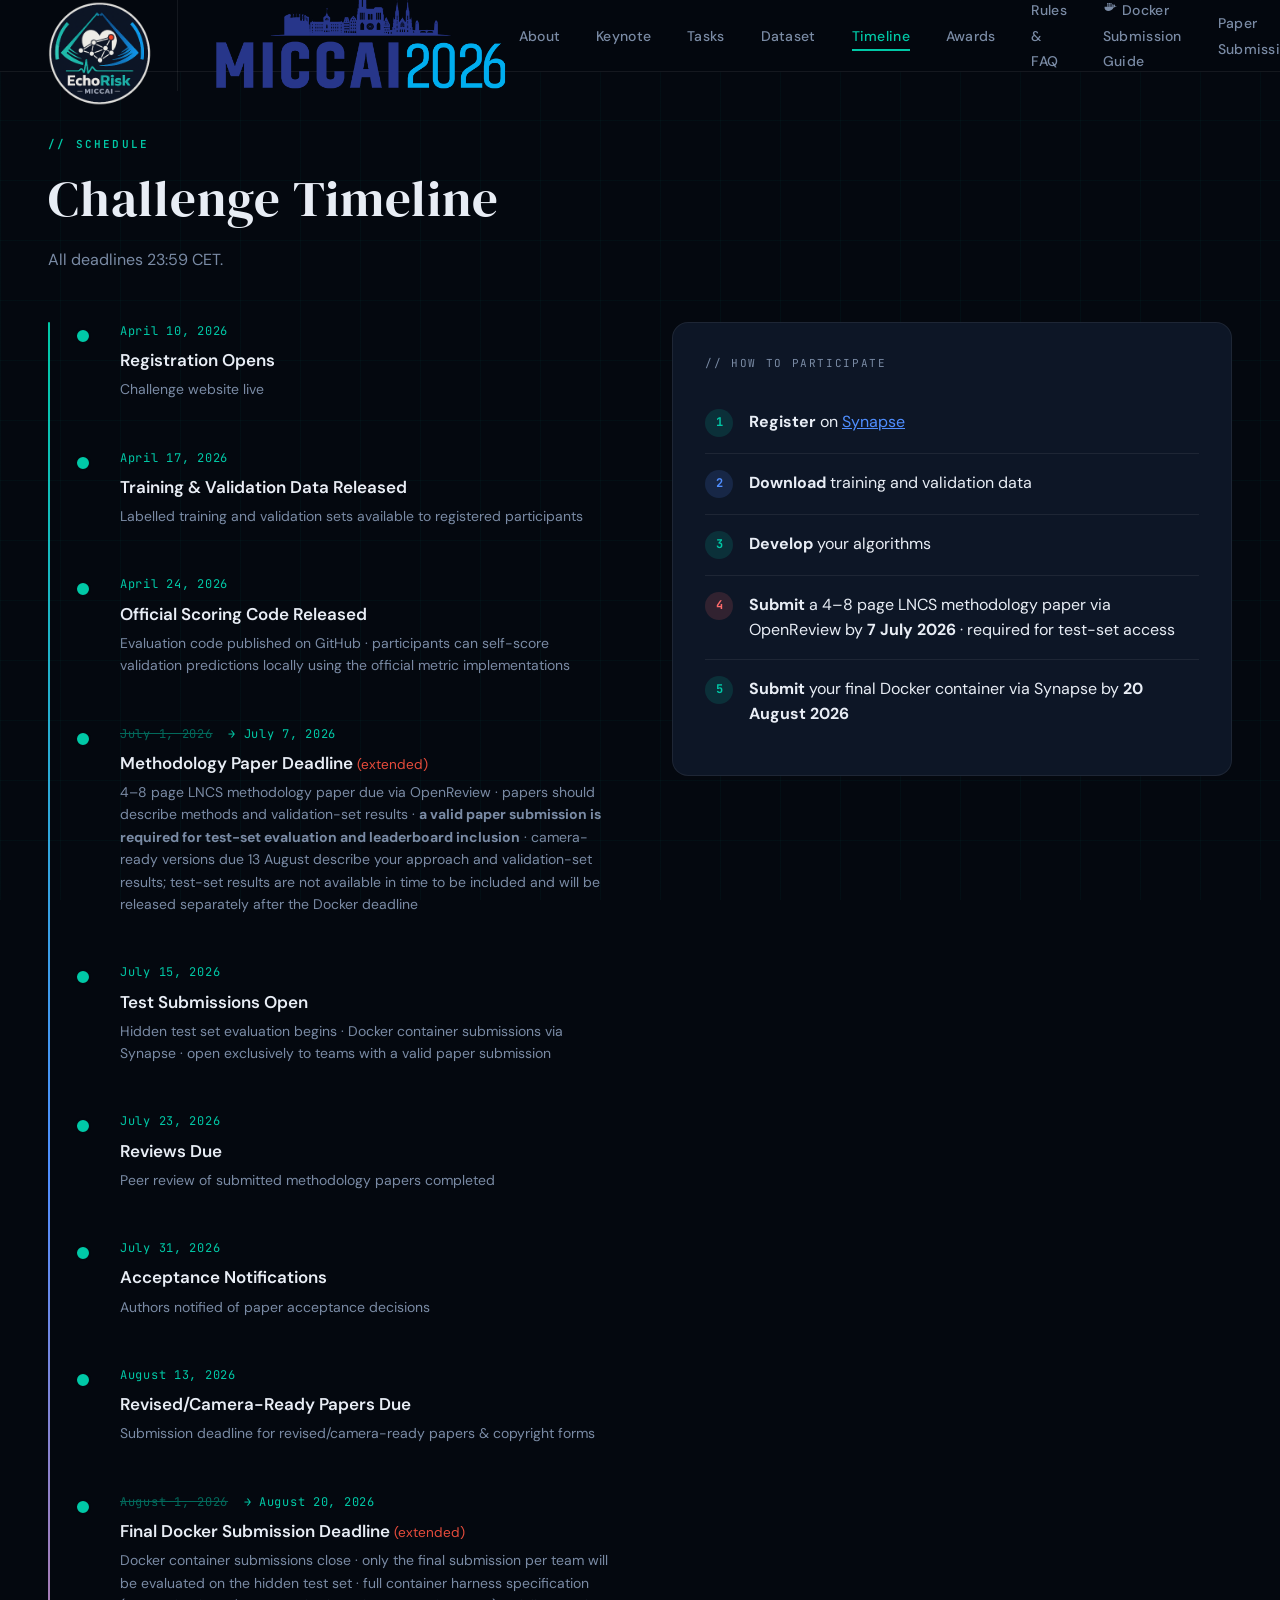
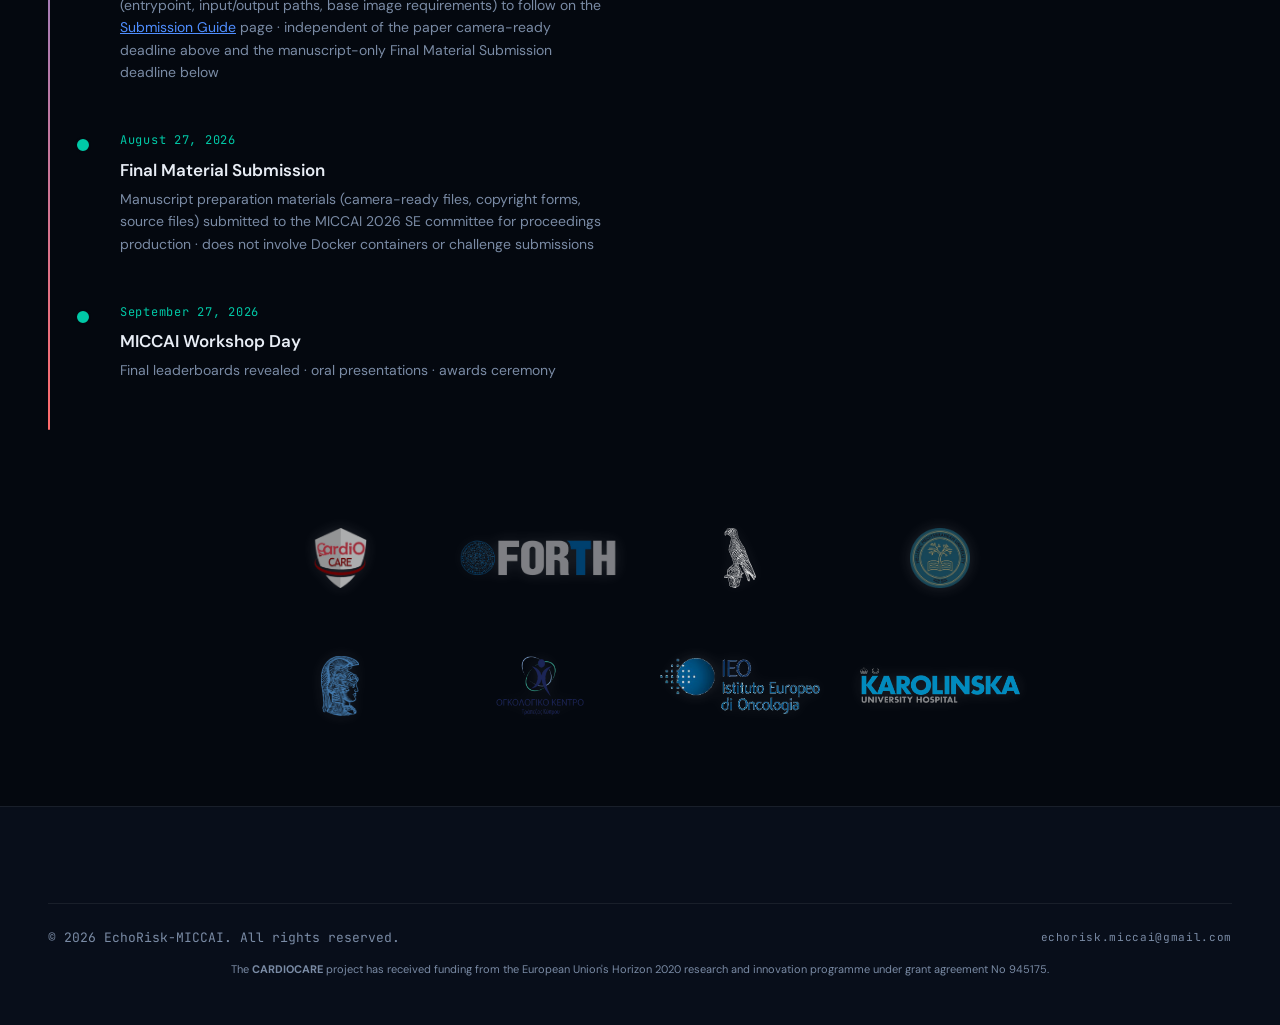
<file: timeline.html>
<!DOCTYPE html>
<html lang="en">
<head>
    <meta charset="UTF-8">
    <meta name="viewport" content="width=device-width, initial-scale=1.0">

    <link rel="icon" type="image/svg+xml"
          href="data:image/svg+xml,%3Csvg viewBox='0 0 100 100' xmlns='http://www.w3.org/2000/svg'%3E%3Ccircle cx='50' cy='50' r='50' fill='%2304080f'/%3E%3Ccircle cx='50' cy='50' r='47' fill='none' stroke='%23e8edf5' stroke-width='3'/%3E%3Cpath d='M18 28 Q8 50 18 72' fill='none' stroke='%2300c9a7' stroke-width='3.5' stroke-linecap='round'/%3E%3Cpath d='M82 28 Q92 50 82 72' fill='none' stroke='%234f8eff' stroke-width='3.5' stroke-linecap='round'/%3E%3Cline x1='50' y1='14' x2='18' y2='56' stroke='%2300c9a7' stroke-width='2.5' stroke-linecap='round'/%3E%3Cline x1='50' y1='14' x2='82' y2='56' stroke='%234f8eff' stroke-width='2.5' stroke-linecap='round'/%3E%3Cpath d='M18 56 Q50 78 82 56' fill='none' stroke='%234f8eff' stroke-width='2' stroke-linecap='round'/%3E%3Cpath d='M50 58 C50 58 34 46 34 37 C34 31 39 27 44 27 C47 27 50 30 50 30 C50 30 53 27 56 27 C61 27 66 31 66 37 C66 46 50 58 50 58 Z' fill='%23e8edf5'/%3E%3Cg stroke='%23e8edf5' stroke-width='1' fill='none' opacity='0.85'%3E%3Cline x1='40' y1='38' x2='47' y2='33'/%3E%3Cline x1='40' y1='38' x2='50' y2='42'/%3E%3Cline x1='47' y1='33' x2='57' y2='36'/%3E%3Cline x1='57' y1='36' x2='50' y2='42'/%3E%3Cline x1='57' y1='36' x2='60' y2='44'/%3E%3Cline x1='50' y1='42' x2='60' y2='44'/%3E%3Cline x1='40' y1='38' x2='44' y2='46'/%3E%3Cline x1='44' y1='46' x2='50' y2='42'/%3E%3C/g%3E%3Ccircle cx='40' cy='38' r='2.5' fill='%23e8edf5'/%3E%3Ccircle cx='47' cy='33' r='2.5' fill='%23e8edf5'/%3E%3Ccircle cx='57' cy='36' r='2.5' fill='%23e8edf5'/%3E%3Ccircle cx='50' cy='42' r='2.5' fill='%23e8edf5'/%3E%3Ccircle cx='60' cy='44' r='2.5' fill='%23e8edf5'/%3E%3Ccircle cx='44' cy='46' r='2.5' fill='%23e8edf5'/%3E%3Ccircle cx='57' cy='36' r='3.5' fill='%23ff6b6b'/%3E%3Cpolyline points='22,66 30,66 33,60 36,72 39,63 42,68 46,66 54,66 57,60 60,72 63,63 66,68 70,66 78,66' fill='none' stroke='%2300c9a7' stroke-width='1.5' stroke-linecap='round' stroke-linejoin='round'/%3E%3C/svg%3E">

    <title>EchoRisk-MICCAI 2026 | Timeline</title>
    <link href="https://fonts.googleapis.com/css2?family=DM+Serif+Display&family=DM+Sans:wght@400;500;600&family=JetBrains+Mono:wght@400;500;600&display=swap"
          rel="stylesheet">
    <link rel="stylesheet" href="assets/css/echorisk.css">
</head>
<body>

<div class="bg-grid"></div>

<nav>
    <div style="display: flex; align-items: center; gap: 24px;">

        <a href="index.html" class="nav-logo"
           style="text-decoration: none; display: flex; align-items: center; position: relative; top: 18px;">
            <img src="assets/logos/echorisk_logo.png" alt="EchoRisk Logo"
                 style="width: 105px; height: 105px; object-fit: contain; display: block;">
        </a>

        <a href="https://conferences.miccai.org/2026/en/default.asp" target="_blank" rel="noopener noreferrer"
           style="display: flex; align-items: center; border-left: 1px solid var(--border); padding-left: 24px;">
            <img src="assets/logos/miccai2026-mobile-logo-france.png" alt="MICCAI 2026"
                 style="height: 110px; width: auto; object-fit: contain; display: block; transition: transform 0.2s ease;"
                 onmouseover="this.style.transform='scale(1.02)'" onmouseout="this.style.transform='scale(1)'">
        </a>

    </div>

    <ul class="nav-links">
        <li><a href="index.html">About</a></li>
        <li><a href="keynote.html">Keynote</a></li>
        <li><a href="tasks.html">Tasks</a></li>
        <li><a href="dataset.html">Dataset</a></li>
        <li><a href="timeline.html" class="active">Timeline</a></li>
        <li><a href="awards.html">Awards</a></li>
        <li><a href="rules.html">Rules & FAQ</a></li>
        <li>
            <a href="submission-guide.html">
                <svg class="nav-docker-icon" viewBox="0 0 24 24" width="15" height="15" fill="currentColor"
                     aria-hidden="true">
                    <path d="M22.5 9.9c-.6-.4-1.9-.6-2.9-.4-.1-.9-.6-1.7-1.4-2.4l-.5-.4-.4.5c-.5.6-.7 1.6-.6 2.4.1.3.2.7.4 1-.2.1-.4.2-.6.3H2.5c-.3 1.4 0 3.1.9 4.4 1 1.5 2.6 2.3 4.6 2.3 4.3 0 7.5-2 9-5.6 1 0 2-.2 2.5-.7.3-.3.6-.7.8-1.2l.1-.3-.5-.4-.4.5zm-15.9-.8h1.9V7.2H6.6v1.9zm2.6 0h1.9V7.2H9.2v1.9zm2.6 0h1.9V7.2h-1.9v1.9zm-5.2-2.5h1.9V4.6H6.6v1.9zm2.6 0h1.9V4.6H9.2v1.9zm2.6 0h1.9V4.6h-1.9v1.9zm2.6 2.5h1.9V7.2h-1.9v1.9zM6.6 12h1.9v-1.9H6.6V12zm2.6 0h1.9v-1.9H9.2V12zm2.6 0h1.9v-1.9h-1.9V12zm2.6 0h1.9v-1.9h-1.9V12z"/>
                </svg>
                Docker Submission Guide
            </a>
        </li>
        <li><a href="papers.html">Paper Submission</a></li>
        <li><a href="https://www.synapse.org/Synapse:syn72001386" class="nav-cta" target="_blank">Register →</a></li>
        <li style="display: flex; align-items: center; margin-left: 10px;">
            <span style="color: var(--border); margin: 0 15px; font-weight: 300; font-size: 20px;">|</span>
            <a href="https://github.com/echorisk-miccai" target="_blank" aria-label="GitHub Organization"
               style="display: flex; align-items: center; opacity: 0.7; transition: opacity 0.2s;"
               onmouseover="this.style.opacity=1" onmouseout="this.style.opacity=0.7">
                <svg height="24" viewBox="0 0 16 16" width="24" fill="var(--text)">
                    <path d="M8 0C3.58 0 0 3.58 0 8c0 3.54 2.29 6.53 5.47 7.59.4.07.55-.17.55-.38 0-.19-.01-.82-.01-1.49-2.01.37-2.53-.49-2.69-.94-.09-.23-.48-.94-.82-1.13-.28-.15-.68-.52-.01-.53.63-.01 1.08.58 1.23.82.72 1.21 1.87.87 2.33.66.07-.52.28-.87.51-1.07-1.78-.2-3.64-.89-3.64-3.95 0-.87.31-1.59.82-2.15-.08-.2-.36-1.02.08-2.12 0 0 .67-.21 2.2.82.64-.18 1.32-.27 2-.27.68 0 1.36.09 2 .27 1.53-1.04 2.2-.82 2.2-.82.44 1.1.16 1.92.08 2.12.51.56.82 1.27.82 2.15 0 3.07-1.87 3.75-3.65 3.95.29.25.54.73.54 1.48 0 1.07-.01 1.93-.01 2.2 0 .21.15.46.55.38A8.013 8.013 0 0016 8c0-4.42-3.58-8-8-8z"></path>
                </svg>
            </a>
        </li>
    </ul>
</nav>

<section id="timeline" class="page-header">
    <div class="container" style="text-align:left;">
        <p class="section-label">// Schedule</p>
        <h2 class="section-title">Challenge Timeline</h2>
        <p class="section-desc" style="margin:0 0 48px;">All deadlines 23:59 CET.</p>

        <div style="display:grid; grid-template-columns:1fr 1fr; gap:64px; margin-top:0;">

            <!-- Left column: timeline -->
            <div class="timeline-track">

                <div class="timeline-item">
                    <div class="tl-date">April 10, 2026</div>
                    <div class="tl-title">Registration Opens</div>
                    <div class="tl-desc">Challenge website live</div>
                </div>

                <div class="timeline-item">
                    <div class="tl-date">April 17, 2026</div>
                    <div class="tl-title">Training &amp; Validation Data Released</div>
                    <div class="tl-desc">Labelled training and validation sets available to registered participants</div>
                </div>

                <div class="timeline-item">
                    <div class="tl-date">April 24, 2026</div>
                    <div class="tl-title">Official Scoring Code Released</div>
                    <div class="tl-desc">Evaluation code published on GitHub · participants can self-score validation
                        predictions locally using the official metric implementations</div>
                </div>

                <div class="timeline-item">
                    <div class="tl-date">
                        <span style="text-decoration: line-through; opacity: 0.5;">July 1, 2026</span>
                        &nbsp;→ July 7, 2026
                    </div>
                    <div class="tl-title">Methodology Paper Deadline <span
                            style="font-size: 0.8em; color: #e74c3c; font-weight: normal;">(extended)</span></div>
                    <div class="tl-desc">
                        4–8 page LNCS methodology paper due via OpenReview ·
                        papers should describe methods and validation-set results ·
                        <strong>a valid paper submission is required for test-set evaluation and leaderboard
                            inclusion</strong> ·
                        camera-ready versions due 13 August describe your approach and validation-set results;
                        test-set results are not available in time to be included and will be released separately
                        after the Docker deadline
                    </div>
                </div>

                <div class="timeline-item">
                    <div class="tl-date">July 15, 2026</div>
                    <div class="tl-title">Test Submissions Open</div>
                    <div class="tl-desc">Hidden test set evaluation begins · Docker container submissions via Synapse ·
                        open exclusively to teams with a valid paper submission</div>
                </div>

                <div class="timeline-item">
                    <div class="tl-date">July 23, 2026</div>
                    <div class="tl-title">Reviews Due</div>
                    <div class="tl-desc">Peer review of submitted methodology papers completed</div>
                </div>

                <div class="timeline-item">
                    <div class="tl-date">July 31, 2026</div>
                    <div class="tl-title">Acceptance Notifications</div>
                    <div class="tl-desc">Authors notified of paper acceptance decisions</div>
                </div>

                <div class="timeline-item">
                    <div class="tl-date">August 13, 2026</div>
                    <div class="tl-title">Revised/Camera-Ready Papers Due</div>
                    <div class="tl-desc">Submission deadline for revised/camera-ready papers &amp; copyright forms</div>
                </div>

                <div class="timeline-item">
                    <div class="tl-date">
                        <span style="text-decoration: line-through; opacity: 0.5;">August 1, 2026</span>
                        &nbsp;→ August 20, 2026
                    </div>
                    <div class="tl-title">Final Docker Submission Deadline <span
                            style="font-size: 0.8em; color: #e74c3c; font-weight: normal;">(extended)</span></div>
                    <div class="tl-desc">
                        Docker container submissions close · only the final submission per team will
                        be evaluated on the hidden test set · full container harness specification
                        (entrypoint, input/output paths, base image requirements) to follow on the
                        <a href="submission-guide.html" style="color:var(--accent2);">Submission Guide</a> page ·
                        independent of the paper camera-ready deadline above and the manuscript-only
                        Final Material Submission deadline below
                    </div>
                </div>

                <div class="timeline-item">
                    <div class="tl-date">August 27, 2026</div>
                    <div class="tl-title">Final Material Submission</div>
                    <div class="tl-desc">Manuscript preparation materials (camera-ready files, copyright forms,
                        source files) submitted to the MICCAI 2026 SE committee for proceedings production ·
                        does not involve Docker containers or challenge submissions</div>
                </div>

                <div class="timeline-item">
                    <div class="tl-date">September 27, 2026</div>
                    <div class="tl-title">MICCAI Workshop Day</div>
                    <div class="tl-desc">Final leaderboards revealed · oral presentations · awards ceremony</div>
                </div>

            </div>

            <!-- Right column: how to participate -->
            <div>
                <div style="background:var(--card); border:1px solid var(--border); border-radius:16px; padding:32px;">
                    <div class="data-vis-title" style="margin-bottom:20px;">// How to Participate</div>
                    <ol style="list-style:none; counter-reset:steps;">
                        <li style="display:flex; gap:16px; padding:16px 0; border-bottom:1px solid var(--border);">
                            <span style="flex-shrink:0; width:28px; height:28px; background:rgba(0,201,167,0.15); color:var(--accent); border-radius:50%; display:flex; align-items:center; justify-content:center; font-family:var(--mono-font); font-size:12px; font-weight:700;">1</span>
                            <div><strong>Register</strong> on <a href="https://www.synapse.org/Synapse:syn72001386"
                                                                 style="color:var(--accent2);">Synapse</a></div>
                        </li>
                        <li style="display:flex; gap:16px; padding:16px 0; border-bottom:1px solid var(--border);">
                            <span style="flex-shrink:0; width:28px; height:28px; background:rgba(79,142,255,0.15); color:var(--accent2); border-radius:50%; display:flex; align-items:center; justify-content:center; font-family:var(--mono-font); font-size:12px; font-weight:700;">2</span>
                            <div><strong>Download</strong> training and validation data</div>
                        </li>
                        <li style="display:flex; gap:16px; padding:16px 0; border-bottom:1px solid var(--border);">
                            <span style="flex-shrink:0; width:28px; height:28px; background:rgba(0,201,167,0.15); color:var(--accent); border-radius:50%; display:flex; align-items:center; justify-content:center; font-family:var(--mono-font); font-size:12px; font-weight:700;">3</span>
                            <div><strong>Develop</strong> your algorithms</div>
                        </li>
                        <li style="display:flex; gap:16px; padding:16px 0; border-bottom:1px solid var(--border);">
                            <span style="flex-shrink:0; width:28px; height:28px; background:rgba(255,107,107,0.15); color:var(--accent3); border-radius:50%; display:flex; align-items:center; justify-content:center; font-family:var(--mono-font); font-size:12px; font-weight:700;">4</span>
                            <div><strong>Submit</strong> a 4–8 page LNCS methodology paper via OpenReview by <strong>7 July 2026</strong> · required for test-set access</div>
                        </li>
                        <li style="display:flex; gap:16px; padding:16px 0;">
                            <span style="flex-shrink:0; width:28px; height:28px; background:rgba(0,201,167,0.15); color:var(--accent); border-radius:50%; display:flex; align-items:center; justify-content:center; font-family:var(--mono-font); font-size:12px; font-weight:700;">5</span>
                            <div><strong>Submit</strong> your final Docker container via Synapse by <strong>20 August 2026</strong></div>
                        </li>
                    </ol>
                </div>
            </div>

        </div>
    </div>
</section>

<div class="partner-logos-container">
    <div class="partner-logos-row">
        <div class="logo-wrapper" data-name="CARDIOCARE Project">
            <a href="https://cardiocare-project.eu/" target="_blank" rel="noopener"><img
                    src="assets/logos/cardiocare-logo.png" alt="CARDIOCARE" class="partner-logo-img"></a>
        </div>
        <div class="logo-wrapper" data-name="Foundation for Research and Technology - Hellas">
            <a href="https://www.ics.forth.gr/cbml/?lang=en" target="_blank" rel="noopener"><img
                    src="assets/logos/forth-logo.png" alt="FORTH" class="partner-logo-img"></a>
        </div>
        <div class="logo-wrapper" data-name="University of Ioannina">
            <a href="https://medlab.cc.uoi.gr/" target="_blank" rel="noopener"><img src="assets/logos/uoi-logo.svg"
                                                                                    alt="UOI" class="partner-logo-img"></a>
        </div>
        <div class="logo-wrapper" data-name="Hellenic Mediterranean University">
            <a href="https://bmi.hmu.gr/" target="_blank" rel="noopener"><img src="assets/logos/hmu-logo.png" alt="HMU"
                                                                              class="partner-logo-img"></a>
        </div>
    </div>

    <div class="partner-logos-row">
        <div class="logo-wrapper" data-name="National and Kapodistrian University of Athens">
            <a href="https://en.uoa.gr/" target="_blank" rel="noopener"><img src="assets/logos/nkua-logo.png" alt="NKUA"
                                                                             class="partner-logo-img"></a>
        </div>
        <div class="logo-wrapper" data-name="Bank of Cyprus Oncology Centre">
            <a href="https://www.bococ.org.cy/en" target="_blank" rel="noopener"><img src="assets/logos/bococ-logo.png"
                                                                                      alt="BOCOC"
                                                                                      class="partner-logo-img"></a>
        </div>
        <div class="logo-wrapper" data-name="European Institute of Oncology">
            <a href="https://www.ieo.it/en/" target="_blank" rel="noopener"><img src="assets/logos/ieo-logo.png"
                                                                                 alt="IEO" class="partner-logo-img"></a>
        </div>
        <div class="logo-wrapper" data-name="Karolinska University Hospital">
            <a href="https://www.karolinskahospital.com/" target="_blank" rel="noopener"><img
                    src="assets/logos/karolinska-logo.png"
                    alt="KSBC"
                    class="partner-logo-img"></a>
        </div>
    </div>
</div>

<footer>
    <div class="footer-bottom"
         style="display:flex; flex-direction:column; align-items:center; gap:12px; text-align:center;">
        <div style="display:flex; justify-content:space-between; align-items:center; width:100%; flex-wrap:wrap; gap:12px;">
            <p>© 2026 EchoRisk-MICCAI. All rights reserved.</p>
            <a href="mailto:echorisk.miccai@gmail.com"
               style="font-family:var(--mono-font); font-size:11px; color:var(--muted); text-decoration:none; letter-spacing:0.06em; transition:color 0.2s;"
               onmouseover="this.style.color='var(--accent2)'"
               onmouseout="this.style.color='var(--muted)'">echorisk.miccai@gmail.com</a>
        </div>
        <p style="font-size:11px; line-height:1.5; color:var(--muted); font-family:var(--body-font);">
            The <strong>CARDIOCARE</strong> project has received funding from the European Union's Horizon 2020
            research and innovation programme under grant agreement No&nbsp;945175.
        </p>
    </div>
</footer>

</body>
</html>
</file>
<file: assets/css/echorisk.css>
/* ═══════════════════════════════════════════════
   EchoRisk-MICCAI 2026 — Main Stylesheet
   ═══════════════════════════════════════════════ */

/* ── TOKENS ── */
:root {
    --bg: #04080f;
    --surface: #080e1a;
    --card: #0d1626;
    --border: rgba(255, 255, 255, 0.07);
    --accent: #00c9a7;
    --accent2: #4f8eff;
    --accent3: #ff6b6b;
    --text: #e8edf5;
    --muted: #7a8ba5;
    --heading-font: 'DM Serif Display', serif;
    --body-font: 'DM Sans', sans-serif;
    --mono-font: 'JetBrains Mono', monospace;
}

/* ── RESET ── */
* {
    margin: 0;
    padding: 0;
    box-sizing: border-box;
}

html {
    scroll-behavior: smooth;
}

body {
    font-family: var(--body-font);
    background-color: var(--bg);
    color: var(--text);
    line-height: 1.6;
    -webkit-font-smoothing: antialiased;
}

h1, h2, h3, .section-title, .cta-title {
    font-family: var(--heading-font);
    font-weight: 400;
    letter-spacing: 0.02em;
}

.stat-num, .task-metric, .award-value, .task-num,
.footer-bottom, .hero-badge, .section-label, .tl-date {
    font-family: var(--mono-font);
}

/* ── BACKGROUND ── */
.bg-grid {
    position: fixed;
    inset: 0;
    background-image: linear-gradient(rgba(0, 201, 167, 0.04) 1px, transparent 1px),
    linear-gradient(90deg, rgba(0, 201, 167, 0.04) 1px, transparent 1px);
    background-size: 60px 60px;
    pointer-events: none;
    z-index: 0;
}

.bg-orb {
    position: fixed;
    border-radius: 50%;
    filter: blur(120px);
    pointer-events: none;
    z-index: 0;
    animation: drift 20s ease-in-out infinite alternate;
}

.bg-orb-1 {
    width: 600px;
    height: 600px;
    background: rgba(0, 201, 167, 0.07);
    top: -150px;
    right: -150px;
}

.bg-orb-2 {
    width: 500px;
    height: 500px;
    background: rgba(79, 142, 255, 0.06);
    bottom: 10%;
    left: -200px;
    animation-delay: -8s;
}

.bg-orb-3 {
    width: 300px;
    height: 300px;
    background: rgba(255, 107, 107, 0.04);
    top: 40%;
    right: 10%;
    animation-delay: -4s;
}

@keyframes drift {
    from {
        transform: translate(0, 0) scale(1);
    }
    to {
        transform: translate(40px, 60px) scale(1.05);
    }
}

/* ── AFFILIATION BAR ── */
.affiliation-bar {
    background: rgba(4, 8, 15, 0.95);
    border-bottom: 1px solid rgba(79,142,255,0.25);
    padding: 10px 48px;
    display: flex;
    align-items: center;
    justify-content: center;
    gap: 10px;
    font-family: var(--mono-font);
    font-size: 13px; /* was 11px */
    letter-spacing: 0.12em; /* was 0.1em */
    color: var(--text);
    position: fixed;
    top: 72px;
    left: 0;
    right: 0;
    z-index: 99;
}

/* ── NAV ── */
nav {
    position: fixed;
    top: 0;
    left: 0;
    right: 0;
    z-index: 100;
    display: flex;
    align-items: center;
    justify-content: space-between;
    padding: 0 48px;
    height: 72px;
    background: rgba(4, 8, 15, 0.85);
    backdrop-filter: blur(20px);
    border-bottom: 1px solid var(--border);
}

.logo-text {
    font-family: var(--mono-font);
    font-size: 14px;
    font-weight: 600;
    letter-spacing: 0.05em;
    color: var(--text);
}

.logo-text span {
    color: var(--accent);
}

.logo-text, .nav-cta {
    white-space: nowrap;
}

nav img {
    flex-shrink: 0;
}

.nav-links {
    display: flex;
    align-items: center;
    gap: 36px;
    list-style: none;
}

.nav-links a {
    color: var(--muted);
    text-decoration: none;
    font-size: 14px;
    font-weight: 500;
    transition: color 0.2s;
    letter-spacing: 0.02em;
}

.nav-links a:hover,
.nav-links a.active {
    color: var(--accent);
    border-bottom: 2px solid var(--accent);
    padding-bottom: 4px;
}

.nav-cta {
    background: var(--accent);
    color: #04080f !important;
    padding: 8px 16px !important;
    border-radius: 8px;
    font-weight: 600;
    transition: transform 0.2s ease, box-shadow 0.2s ease, background 0.2s;
}

.nav-cta:hover {
    background: #00e0bc;
    transform: translateY(-1px);
    box-shadow: 0 4px 15px rgba(0, 201, 167, 0.4);
    color: #000 !important;
}

/* Hamburger */
.nav-hamburger {
    display: none;
    flex-direction: column;
    gap: 5px;
    cursor: pointer;
    padding: 4px;
}

.nav-hamburger span {
    display: block;
    width: 24px;
    height: 2px;
    background: var(--text);
    border-radius: 2px;
    transition: all 0.2s;
}

#nav-toggle:checked ~ ul.nav-links {
    display: flex;
}

/* ── HERO ── */
.hero {
    position: relative;
    z-index: 1;
    min-height: 100vh;
    display: flex;
    flex-direction: column;
    align-items: center;
    justify-content: center;
    text-align: center;
    padding: 100px 24px 80px; /* was 120px — increased to clear nav + bar */
    overflow: hidden;
}

.hero-badge {
    display: inline-flex;
    align-items: center;
    gap: 8px;
    background: rgba(0, 201, 167, 0.1);
    border: 1px solid rgba(0, 201, 167, 0.3);
    color: var(--accent);
    font-family: var(--mono-font);
    font-size: 12px;
    font-weight: 600;
    letter-spacing: 0.12em;
    text-transform: uppercase;
    padding: 6px 16px;
    border-radius: 100px;
    margin-bottom: 32px;
    animation: fadeUp 0.6s ease both;
}

.badge-dot {
    width: 6px;
    height: 6px;
    background: var(--accent);
    border-radius: 50%;
    animation: pulse-dot 2s ease-in-out infinite;
}

@keyframes pulse-dot {
    0%, 100% {
        opacity: 1;
        transform: scale(1);
    }
    50% {
        opacity: 0.4;
        transform: scale(0.7);
    }
}

.hero h1 {
    font-family: var(--heading-font);
    font-size: clamp(48px, 7vw, 96px);
    line-height: 1.05;
    letter-spacing: -0.02em;
    max-width: 900px;
    margin-bottom: 8px;
    animation: fadeUp 0.6s ease 0.1s both;
}

.hero-subtitle {
    font-family: var(--mono-font);
    font-size: 13px;
    color: var(--muted);
    letter-spacing: 0.12em;
    text-transform: uppercase;
    margin-bottom: 24px;
    animation: fadeUp 0.6s ease 0.2s both;
}

.hero-desc {
    font-size: 18px;
    color: var(--muted);
    max-width: 620px;
    line-height: 1.6;
    margin-bottom: 48px;
    animation: fadeUp 0.6s ease 0.3s both;
}

.hero-buttons {
    display: flex;
    gap: 16px;
    flex-wrap: wrap;
    justify-content: center;
    margin-bottom: 80px;
    animation: fadeUp 0.6s ease 0.4s both;
}

.hero-ecg-wrap {
    width: 100%;
    max-width: 900px;
    position: relative;
    animation: fadeUp 0.6s ease 0.5s both;
}

.ecg-svg {
    width: 100%;
    height: 80px;
    opacity: 0.6;
}

.ecg-line {
    stroke: var(--accent);
    stroke-width: 2;
    fill: none;
    stroke-dasharray: 1500;
    stroke-dashoffset: 1500;
    animation: drawECG 3s ease 1s forwards;
}

@keyframes drawECG {
    to {
        stroke-dashoffset: 0;
    }
}

/* ── BUTTONS ── */
.btn-primary {
    background: var(--accent);
    color: #000;
    padding: 14px 32px;
    border-radius: 8px;
    font-weight: 600;
    font-size: 15px;
    text-decoration: none;
    transition: all 0.2s;
    display: flex;
    align-items: center;
    gap: 8px;
}

.btn-primary:hover {
    background: #00e0bc;
    transform: translateY(-2px);
    box-shadow: 0 12px 32px rgba(0, 201, 167, 0.3);
}

.btn-secondary {
    background: transparent;
    color: var(--text);
    padding: 14px 32px;
    border-radius: 8px;
    font-weight: 500;
    font-size: 15px;
    text-decoration: none;
    border: 1px solid var(--border);
    transition: all 0.2s;
}

.btn-secondary:hover {
    border-color: rgba(255, 255, 255, 0.25);
    background: rgba(255, 255, 255, 0.04);
}

/* ── STATS STRIP ── */
.stats-strip {
    position: relative;
    z-index: 1;
    display: grid;
    grid-template-columns: repeat(5, 1fr);
    gap: 1px;
    background: var(--border);
    border-top: 1px solid var(--border);
    border-bottom: 1px solid var(--border);
}

.stat-item {
    background: var(--surface);
    padding: 36px 24px;
    text-align: center;
}

.stat-num {
    font-family: var(--heading-font);
    font-size: 42px;
    line-height: 1;
    margin-bottom: 6px;
}

.stat-num.green {
    color: var(--accent);
}

.stat-num.blue {
    color: var(--accent2);
}

.stat-num.purple {
    color: #a78bfa;
}

.stat-num.orange {
    color: #fbbf24;
}

.stat-num.red {
    color: var(--accent3);
}

.stat-label {
    font-size: 13px;
    color: var(--muted);
    font-family: var(--mono-font);
    letter-spacing: 0.06em;
    text-transform: uppercase;
}

/* ── SECTION COMMONS ── */
section {
    position: relative;
    z-index: 1;
    padding: 96px 48px;
}

.page-header {
    margin-top: 72px;
    padding: 64px 48px 24px;
    text-align: center;
}

.section-label {
    font-family: var(--mono-font);
    font-size: 11px;
    font-weight: 600;
    letter-spacing: 0.2em;
    text-transform: uppercase;
    color: var(--accent);
    margin-bottom: 16px;
}

.section-title {
    font-family: var(--heading-font);
    font-size: clamp(32px, 4vw, 52px);
    line-height: 1.1;
    margin-bottom: 20px;
}

.section-desc {
    font-size: 16px;
    color: var(--muted);
    max-width: 600px;
    line-height: 1.75;
    margin: 0 auto;
}

.container {
    max-width: 1200px;
    margin: 0 auto;
}

/* ── ABOUT ── */
.about-grid {
    display: grid;
    grid-template-columns: 1fr 1fr;
    gap: 80px;
    align-items: start;
    margin-top: 64px;
}

.about-text p {
    color: var(--muted);
    line-height: 1.8;
    margin-bottom: 16px;
    text-align: justify;
    hyphens: auto;
    -webkit-hyphens: auto;
}

.about-text strong {
    color: var(--text);
}

.highlight-box {
    border-left: 2px solid rgba(255, 255, 255, 0.15);
    padding: 2px 0 2px 24px;
    margin: 24px 0;
    font-size: 15px;
    font-style: italic;
    color: var(--muted);
    line-height: 1.7;
}

.highlight-box strong {
    font-style: normal;
    font-weight: 500;
    color: var(--text);
}

.about-visual {
    position: relative;
}

.mini-card {
    background: var(--card);
    border: 1px solid var(--border);
    border-radius: 12px;
    padding: 20px;
    margin-bottom: 12px;
    transition: border-color 0.2s;
}

.mini-card:hover {
    border-color: rgba(0, 201, 167, 0.3);
}

.mini-card-header {
    display: flex;
    align-items: center;
    gap: 10px;
    margin-bottom: 8px;
}

.mini-tag {
    font-family: var(--mono-font);
    font-size: 10px;
    font-weight: 600;
    letter-spacing: 0.1em;
    text-transform: uppercase;
    padding: 3px 10px;
    border-radius: 100px;
}

.tag-green {
    background: rgba(0, 201, 167, 0.12);
    color: var(--accent);
}

.tag-blue {
    background: rgba(79, 142, 255, 0.12);
    color: var(--accent2);
}

.tag-red {
    background: rgba(255, 107, 107, 0.12);
    color: var(--accent3);
}

.mini-card-title {
    font-size: 14px;
    font-weight: 600;
}

.mini-card p {
    font-size: 13px;
    color: var(--muted);
}

/* ── CLINICAL ARC ── */
.clinical-arc {
    margin: 40px 0 0;
    padding: 20px 0 8px;
    border-top: 1px solid var(--border);
    border-bottom: 1px solid var(--border);
}

/* ── TASKS ── */
.tasks-grid {
    display: grid;
    grid-template-columns: repeat(3, 1fr);
    gap: 24px;
    margin-top: 64px;
    align-items: stretch;
}

.task-card {
    background: var(--card);
    border: 1px solid var(--border);
    border-radius: 16px;
    padding: 32px;
    position: relative;
    overflow: hidden;
    transition: transform 0.25s, border-color 0.25s;
    cursor: default;
    display: flex;
    flex-direction: column;
}

.task-card:hover {
    transform: translateY(-4px);
}

.task-card-1:hover {
    border-color: rgba(0, 201, 167, 0.4);
}

.task-card-2:hover {
    border-color: rgba(79, 142, 255, 0.4);
}

.task-card-3:hover {
    border-color: rgba(255, 107, 107, 0.4);
}

.task-card::before {
    content: '';
    position: absolute;
    top: 0;
    left: 0;
    right: 0;
    height: 3px;
}

.task-card-1::before {
    background: var(--accent);
}

.task-card-2::before {
    background: var(--accent2);
}

.task-card-3::before {
    background: var(--accent3);
}

.task-num {
    font-family: var(--heading-font);
    font-size: 64px;
    line-height: 1;
    opacity: 0.08;
    position: absolute;
    top: 20px;
    right: 24px;
}

.task-icon {
    width: 48px;
    height: 48px;
    border-radius: 12px;
    display: flex;
    align-items: center;
    justify-content: center;
    margin-bottom: 20px;
    font-size: 24px;
}

.icon-green {
    background: rgba(0, 201, 167, 0.1);
}

.icon-blue {
    background: rgba(79, 142, 255, 0.1);
}

.icon-red {
    background: rgba(255, 107, 107, 0.1);
}

.task-title {
    font-family: var(--heading-font);
    font-size: 20px;
    line-height: 1.3;
    margin-bottom: 12px;
}

.task-desc {
    flex: 1;
    text-align: justify;
    hyphens: auto;
    -webkit-hyphens: auto;
}

.task-metric {
    display: flex;
    align-items: center;
    gap: 8px;
    font-family: var(--mono-font);
    font-size: 12px;
    color: var(--muted);
    margin-bottom: 8px;
}

.metric-dot {
    width: 6px;
    height: 6px;
    border-radius: 50%;
}

.task-award {
    margin-top: 24px;
    padding-top: 20px;
    border-top: 1px solid var(--border);
    display: flex;
    align-items: center;
    justify-content: space-between;
}

.award-label {
    font-size: 12px;
    color: var(--muted);
}

.award-value {
    font-family: var(--mono-font);
    font-weight: 600;
    font-size: 14px;
}

.award-green {
    color: var(--accent);
}

.award-blue {
    color: var(--accent2);
}

.award-red {
    color: var(--accent3);
}

/* ── TASK EVAL BLOCKS ── */
.eval-box {
    background: rgba(255, 255, 255, 0.02);
    border: 1px solid rgba(255, 255, 255, 0.08);
    border-radius: 8px;
    padding: 16px 20px;
    margin-top: 20px;
    font-family: var(--body-font);
}

.eval-title {
    font-size: 13px;
    text-transform: uppercase;
    letter-spacing: 1px;
    font-weight: 600;
    margin-bottom: 12px;
    color: rgba(255, 255, 255, 0.5);
    display: flex;
    align-items: center;
    gap: 8px;
}

.eval-title svg {
    opacity: 0.7;
}

.eval-row {
    display: flex;
    align-items: baseline;
    margin-bottom: 8px;
    font-size: 14px;
    line-height: 1.5;
}

.eval-row:last-child {
    margin-bottom: 0;
}

.eval-label {
    font-weight: 600;
    width: 130px;
    flex-shrink: 0;
}

.eval-value {
    color: rgba(255, 255, 255, 0.8);
}

.eval-teal .eval-label {
    color: var(--accent);
}

.eval-blue .eval-label {
    color: var(--accent2);
}

.eval-pink .eval-label {
    color: #f472b6;
}

/* ── DATASET ── */
.dataset-grid {
    display: grid;
    grid-template-columns:1fr 1fr;
    gap: 64px;
    align-items: center;
    margin-top: 64px;
}

.data-vis {
    background: var(--card);
    border: 1px solid var(--border);
    border-radius: 16px;
    padding: 32px;
}

.data-vis-title {
    font-family: var(--mono-font);
    font-size: 11px;
    letter-spacing: 0.15em;
    text-transform: uppercase;
    color: var(--muted);
    margin-bottom: 24px;
}

.split-bar {
    display: flex;
    height: 12px;
    border-radius: 100px;
    overflow: hidden;
    margin-bottom: 12px;
}

.split-train {
    background: var(--accent);
    flex: 56;
}

.split-val {
    background: var(--accent2);
    flex: 14;
}

.split-test {
    background: var(--accent3);
    flex: 30;
}

.split-legend {
    display: flex;
    gap: 20px;
    margin-bottom: 32px;
}

.legend-item {
    display: flex;
    align-items: center;
    gap: 6px;
    font-size: 13px;
    color: var(--muted);
}

.legend-dot {
    width: 8px;
    height: 8px;
    border-radius: 50%;
}

.site-grid {
    display: grid;
    grid-template-columns:1fr 1fr;
    gap: 8px;
}

.site-item {
    background: rgba(255, 255, 255, 0.03);
    border: 1px solid var(--border);
    border-radius: 8px;
    padding: 12px;
    font-size: 12px;
}

.site-name {
    font-weight: 600;
    margin-bottom: 2px;
}

.site-loc {
    color: var(--muted);
    font-size: 11px;
}

.data-features {
    list-style: none;
}

.data-features li {
    display: flex;
    gap: 12px;
    padding: 14px 0;
    border-bottom: 1px solid var(--border);
    font-size: 15px;
    color: var(--muted);
}

.data-features li:last-child {
    border-bottom: none;
}

.data-features li::before {
    content: '→';
    color: var(--accent);
    flex-shrink: 0;
    font-family: var(--mono-font);
}

.data-features strong {
    color: var(--text);
}

/* ── DUA ── */
#dua p, #dua li, #dua blockquote {
    text-align: justify;
    hyphens: auto;
    -webkit-hyphens: auto;
}

/* ── TIMELINE ── */
.timeline-track {
    position: relative;
    padding-left: 32px;
}

.timeline-track::before {
    content: '';
    position: absolute;
    left: 0;
    top: 0;
    bottom: 0;
    width: 2px;
    background: linear-gradient(to bottom, var(--accent), var(--accent2), var(--accent3));
    border-radius: 2px;
}

.timeline-item {
    position: relative;
    padding-left: 40px;
    padding-bottom: 48px;
}

.timeline-item::before {
    content: '';
    position: absolute;
    left: -5px;
    top: 6px;
    width: 12px;
    height: 12px;
    border-radius: 50%;
    background: var(--accent);
    border: 2px solid var(--bg);
}

.tl-date {
    font-family: var(--mono-font);
    font-size: 12px;
    color: var(--accent);
    letter-spacing: 0.06em;
    margin-bottom: 6px;
}

.tl-title {
    font-size: 17px;
    font-weight: 600;
    margin-bottom: 4px;
}

.tl-desc {
    font-size: 14px;
    color: var(--muted);
}

/* ── ORGANISERS ── */
.org-grid {
    display: grid;
    grid-template-columns: repeat(4, 1fr);
    gap: 16px;
    margin-top: 64px;
}

.org-card {
    background: var(--card);
    border: 1px solid var(--border);
    border-radius: 12px;
    padding: 20px;
    transition: border-color 0.2s, box-shadow 0.2s;
}

.org-card:hover {
    border-color: rgba(255, 255, 255, 0.15);
}

.org-avatar {
    width: 44px;
    height: 44px;
    border-radius: 10px;
    background: linear-gradient(135deg, var(--accent2), var(--accent));
    margin-bottom: 12px;
    display: flex;
    align-items: center;
    justify-content: center;
    font-family: var(--heading-font);
    font-size: 18px;
    color: #000;
    font-weight: bold;
}

.org-name {
    font-size: 14px;
    font-weight: 600;
    margin-bottom: 4px;
}

.org-role {
    font-size: 12px;
    color: var(--accent);
    margin-bottom: 4px;
    font-family: var(--mono-font);
    letter-spacing: 0.04em;
    line-height: 1.4;
}

.org-inst {
    font-size: 12px;
    color: var(--muted);
}

.committee-heading {
    font-family: var(--heading-font);
    font-size: 22px;
    color: var(--text);
    border-bottom: 1px solid rgba(255, 255, 255, 0.08);
    padding-bottom: 12px;
    margin: 56px 0 24px;
}

.org-grid.org-grid--2 {
    grid-template-columns:repeat(2, 1fr);
    margin-top: 0;
    max-width: 560px;
    margin-left: auto;
    margin-right: auto;
}

.org-grid.org-grid--3 {
    grid-template-columns:repeat(3, 1fr);
    margin-top: 0;
}

.org-grid.org-grid--4 {
    grid-template-columns:repeat(4, 1fr);
    margin-top: 0;
}

.org-grid.org-grid--5 {
    grid-template-columns:repeat(5, 1fr);
    margin-top: 0;
}

.org-grid.org-grid--6 {
    grid-template-columns:repeat(6, 1fr);
    margin-top: 0;
}

.org-grid.org-grid--7 {
    grid-template-columns:repeat(7, 1fr);
    margin-top: 0;
}

.org-hover-teal:hover {
    border-color: rgba(0, 201, 167, 0.35);
    box-shadow: 0 8px 20px rgba(0, 201, 167, 0.07);
}

.org-hover-blue:hover {
    border-color: rgba(79, 142, 255, 0.35);
    box-shadow: 0 8px 20px rgba(79, 142, 255, 0.07);
}

.org-hover-pink:hover {
    border-color: rgba(244, 114, 182, 0.35);
    box-shadow: 0 8px 20px rgba(244, 114, 182, 0.07);
}

.org-hover-coral:hover {
    border-color: rgba(255, 107, 107, 0.35);
    box-shadow: 0 8px 20px rgba(255, 107, 107, 0.07);
}

.org-hover-purple:hover {
    border-color: rgba(129, 140, 248, 0.35);
    box-shadow: 0 8px 20px rgba(129, 140, 248, 0.07);
}

.org-hover-green:hover {
    border-color: rgba(52, 211, 153, 0.35);
    box-shadow: 0 8px 20px rgba(52, 211, 153, 0.07);
}

/* ── AWARDS ── */
.awards-table {
    margin-top: 48px;
    width: 100%;
    border-collapse: collapse;
}

.awards-table th {
    text-align: left;
    padding: 12px 20px;
    font-family: var(--mono-font);
    font-size: 11px;
    letter-spacing: 0.1em;
    text-transform: uppercase;
    color: var(--muted);
    border-bottom: 1px solid var(--border);
}

.awards-table td {
    padding: 16px 20px;
    font-size: 14px;
    border-bottom: 1px solid var(--border);
    vertical-align: middle;
}

.place-badge {
    display: inline-block;
    width: 28px;
    height: 28px;
    border-radius: 50%;
    text-align: center;
    line-height: 28px;
    font-weight: 700;
    font-size: 13px;
    margin-right: 8px;
}

.place-1 {
    background: #ffd700;
    color: #000;
}

.place-2 {
    background: #c0c0c0;
    color: #000;
}

.place-3 {
    background: #cd7f32;
    color: #000;
}

.check {
    color: var(--accent);
}

/* ── FAQ ── */
.faq-grid {
    display: grid;
    grid-template-columns:1fr 1fr;
    gap: 16px;
    margin-top: 48px;
}

.faq-card {
    background: var(--card);
    border: 1px solid var(--border);
    border-radius: 12px;
    padding: 24px;
    transition: border-color 0.2s;
}

.faq-card:hover {
    border-color: rgba(255, 255, 255, 0.15);
}

.faq-question {
    font-family: var(--heading-font);
    font-size: 16px;
    color: var(--text);
    margin-bottom: 10px;
    line-height: 1.4;
}

.faq-answer {
    font-size: 14px;
    color: var(--muted);
    line-height: 1.75;
    text-align: justify;
    hyphens: auto;
    -webkit-hyphens: auto;
}

.faq-answer strong {
    color: var(--text);
}

.faq-answer em {
    color: var(--text);
}

.faq-card:last-child:nth-child(odd) {
    grid-column: 1 / -1;
    max-width: calc(50% - 8px);
}

/* ── RULES ── */
.rules-list {
    display: flex;
    flex-direction: column;
    gap: 20px;
    margin-top: 40px;
}

.rule-item {
    display: flex;
    gap: 20px;
    background: var(--card);
    padding: 24px;
    border-radius: 12px;
    border: 1px solid var(--border);
    transition: border-color 0.2s, transform 0.2s;
}

.rule-item:hover {
    transform: translateY(-3px);
    border-color: rgba(0,201,167,0.35);
}

.rule-number {
    display: flex;
    align-items: center;
    justify-content: center;
    min-width: 40px;
    height: 40px;
    background: rgba(0,201,167,0.1);
    color: var(--accent);
    font-family: var(--mono-font);
    font-size: 16px;
    font-weight: 600;
    border-radius: 50%;
    flex-shrink: 0;
    transition: background 0.2s, color 0.2s;
}

.rule-item:hover .rule-number {
    background: var(--accent);
    color: #04080f;
}

.rule-text {
    font-size: 15px;
    line-height: 1.7;
    color: var(--muted);
    text-align: justify;
    hyphens: auto;
    -webkit-hyphens: auto;
}

.rule-text strong {
    color: var(--text);
}

/* ── CTA ── */
.cta-section {
    text-align: center;
    padding: 120px 48px;
    background: linear-gradient(to bottom, var(--bg), rgba(0, 201, 167, 0.04), var(--bg));
    position: relative;
    z-index: 1;
}

.cta-title {
    font-family: var(--heading-font);
    font-size: clamp(36px, 5vw, 64px);
    margin-bottom: 16px;
}

.cta-sub {
    color: var(--muted);
    font-size: 18px;
    max-width: 480px;
    margin: 0 auto 48px;
}

.synapse-link {
    display: inline-flex;
    align-items: center;
    gap: 8px;
    font-family: var(--mono-font);
    font-size: 13px;
    color: var(--muted);
    text-decoration: none;
    margin-top: 24px;
    padding: 10px 20px;
    border: 1px solid var(--border);
    border-radius: 8px;
    transition: all 0.2s;
}

.synapse-link:hover {
    border-color: rgba(255, 255, 255, 0.2);
    color: var(--text);
}

/* ── FOOTER ── */
footer {
    position: relative;
    z-index: 1;
    border-top: 1px solid var(--border);
    background: var(--surface);
    padding: 48px;
}

.footer-grid {
    max-width: 1200px;
    margin: 0 auto;
    display: grid;
    grid-template-columns:2fr 1fr 1fr 1fr;
    gap: 48px;
}

.footer-brand-text {
    color: var(--muted);
    font-size: 14px;
    margin-top: 12px;
    line-height: 1.6;
}

.footer-col h4 {
    font-size: 13px;
    font-weight: 600;
    letter-spacing: 0.05em;
    text-transform: uppercase;
    margin-bottom: 16px;
    color: var(--text);
}

.footer-col ul {
    list-style: none;
}

.footer-col li {
    margin-bottom: 10px;
}

.footer-col a {
    color: var(--muted);
    text-decoration: none;
    font-size: 14px;
    transition: color 0.2s;
}

.footer-col a:hover {
    color: var(--text);
}

.footer-bottom {
    max-width: 1200px;
    margin: 48px auto 0;
    padding-top: 24px;
    border-top: 1px solid var(--border);
    display: flex;
    justify-content: space-between;
    align-items: center;
}

.footer-bottom p {
    font-size: 13px;
    color: var(--muted);
}

/* ── PARTNER LOGOS ── */
.partner-logos-container {
    display: flex;
    flex-direction: column;
    align-items: center;
    gap: 48px;
    margin: 64px auto 80px;
    max-width: 1200px;
    width: 100%;
    padding: 0 24px;
}

.partner-logos-row {
    display: flex;
    flex-wrap: wrap;
    justify-content: center;
    align-items: center;
    gap: 20px;
    width: 100%;
}

.logo-wrapper {
    position: relative;
    width: 180px;
    height: 80px;
    display: flex;
    align-items: center;
    justify-content: center;
    padding: 10px;
    cursor: pointer;
    z-index: 5;
}

.logo-wrapper a {
    display: flex;
    align-items: center;
    justify-content: center;
    width: 100%;
    height: 100%;
    text-decoration: none;
}

.logo-wrapper::after {
    content: attr(data-name);
    position: absolute;
    bottom: -30px;
    left: 50%;
    transform: translateX(-50%) translateY(10px);
    padding: 6px 12px;
    background: var(--card);
    color: var(--accent);
    font-family: var(--mono-font);
    font-size: 11px;
    font-weight: 600;
    white-space: nowrap;
    border-radius: 6px;
    border: 1px solid var(--accent);
    box-shadow: 0 4px 15px rgba(0, 201, 167, 0.2);
    opacity: 0;
    pointer-events: none;
    transition: all 0.3s ease;
    z-index: 10;
}

.logo-wrapper:hover::after {
    opacity: 1;
    transform: translateX(-50%) translateY(0);
}

.partner-logo-img {
    max-height: 100%;
    max-width: 100%;
    object-fit: contain;
    filter: drop-shadow(0 0 8px rgba(255, 255, 255, 0.15));
    opacity: 0.85;
    transition: all 0.3s ease;
}

.logo-wrapper:hover .partner-logo-img {
    opacity: 1;
    transform: scale(1.1);
    filter: drop-shadow(0 0 12px var(--accent));
}

/* ── HERO LOGO ── */
.hero-logo-container {
    margin-bottom: 24px;
    display: flex;
    justify-content: center;
    animation: fadeInDown 0.8s ease-out;
}

.hero-main-logo {
    height: 100px;
    width: auto;
    filter: drop-shadow(0 0 15px rgba(0, 201, 167, 0.25));
    transition: transform 0.4s cubic-bezier(0.175, 0.885, 0.32, 1.275);
}

.hero-main-logo:hover {
    transform: scale(1.08) rotate(-1deg);
}

@keyframes fadeInDown {
    from {
        opacity: 0;
        transform: translateY(-20px);
    }
    to {
        opacity: 1;
        transform: translateY(0);
    }
}

/* ═══════════════════════════════════════════════
   RESPONSIVE — single consolidated block
   ═══════════════════════════════════════════════ */

/* Mid breakpoint: nav starts to stress, logos shrink */
@media (max-width: 1050px) {
    nav {
        position: relative;
        flex-direction: column !important;
        height: auto !important;
        padding: 12px 24px !important;
        gap: 12px;
    }

    nav img[alt="EchoRisk Logo"] {
        width: 64px;
        height: 64px;
    }

    nav img[alt="MICCAI 2026"] {
        height: 64px;
    }

    .nav-links {
        flex-wrap: wrap;
        justify-content: center;
        gap: 16px;
        width: 100%;
    }

    .nav-links a {
        font-size: 13px;
    }

    .nav-links li {
        margin-left: 0 !important;
    }

    .affiliation-bar {
        position: relative;
        top: auto;
        padding: 10px 24px;
        font-size: 11px;
        letter-spacing: 0.08em;
        flex-wrap: wrap;
        text-align: center;
        justify-content: center;
    }

    .hero {
        padding-top: 32px; /* no need to clear fixed bars — they're now in flow */
        margin-top: 0;
        min-height: auto;
    }

    .page-header {
        margin-top: 0;
        padding-top: 48px;
    }
}

/* Small breakpoint: single-column layout, hamburger */
@media (max-width: 900px) {
    .nav-hamburger {
        display: flex;
    }

    .nav-links {
        display: none;
        position: fixed;
        top: 72px;
        left: 0;
        right: 0;
        background: rgba(4, 8, 15, 0.98);
        backdrop-filter: blur(20px);
        flex-direction: column;
        padding: 24px 32px;
        gap: 20px;
        border-bottom: 1px solid var(--border);
        z-index: 98;
    }

    .nav-links li {
        width: 100%;
    }

    .nav-links a {
        font-size: 16px;
        display: block;
        padding: 8px 0;
    }

    section {
        padding: 64px 24px;
    }

    .hero {
        padding: 32px 24px 48px;
        margin-top: 0;
        min-height: auto;
    }

    .hero h1 {
        font-size: clamp(32px, 10vw, 56px);
    }

    .hero-desc {
        font-size: 15px;
    }

    .about-grid,
    .dataset-grid {
        grid-template-columns:1fr;
        gap: 40px;
    }

    .tasks-grid {
        grid-template-columns: 1fr;
    }

    .stats-strip {
        grid-template-columns: 1fr 1fr;
    }

    .footer-grid {
        grid-template-columns: 1fr 1fr;
    }

    .faq-grid {
        grid-template-columns: 1fr;
    }

    .org-grid,
    .org-grid.org-grid--2,
    .org-grid.org-grid--3,
    .org-grid.org-grid--4,
    .org-grid.org-grid--5,
    .org-grid.org-grid--6,
    .org-grid.org-grid--7 {
        grid-template-columns: 1fr 1fr;
        max-width: 100%;
        margin-left: 0;
        margin-right: 0;
    }

    .logo-wrapper {
        width: 140px;
        height: 60px;
    }

    .partner-logos-container {
        gap: 32px;
    }

    .logo-wrapper::after {
        display: none;
    }

    .rule-item {
    flex-direction: column;
    gap: 12px;
}
}

/* Very small screens */
@media (max-width: 600px) {
    nav img[alt="EchoRisk Logo"] {
        width: 48px;
        height: 48px;
    }

    nav img[alt="MICCAI 2026"] {
        display: none;
    }

    .hero h1 {
        font-size: clamp(28px, 12vw, 48px);
    }

    .hero-main-logo {
        height: 70px;
    }
}


.org-grid--8 {
  grid-template-columns: repeat(8, 1fr);
}

/* ═══════════════════════════════════════════════
   KEYNOTE PAGE
   ═══════════════════════════════════════════════ */

/* ── Page hero ── */
.keynote-hero {
    padding: 120px 0 64px;
    text-align: center;
    position: relative;
    z-index: 1;
}

.keynote-hero .section-label {
    text-align: center;
    margin-bottom: 16px;
}

.keynote-hero-title {
    font-family: var(--heading-font);
    font-size: clamp(2rem, 5vw, 3.2rem);
    font-style: normal;
    line-height: 1.15;
    color: var(--text);
    margin: 0 auto 0 auto;
    max-width: 820px;
}

.keynote-hero-title span {
    color: var(--accent3);
}

.keynote-divider {
    width: 48px;
    height: 3px;
    background: linear-gradient(90deg, var(--accent), var(--accent2));
    border-radius: 2px;
    margin: 24px auto 0;
}

/* ── Main content wrapper ── */
.keynote-page {
    padding: 0 0 100px;
    position: relative;
    z-index: 1;
}

/* ── Speaker identity block ── */
.speaker-identity {
    display: flex;
    align-items: center;
    gap: 40px;
    background: rgba(255, 255, 255, 0.02);
    border: 1px solid var(--border);
    border-radius: 16px;
    padding: 40px;
    margin-bottom: 32px;
    position: relative;
    overflow: hidden;
}

.speaker-identity::before {
    content: '';
    position: absolute;
    left: 0;
    top: 0;
    bottom: 0;
    width: 4px;
    background: linear-gradient(180deg, var(--accent3), var(--accent2));
    border-radius: 16px 0 0 16px;
}

/* Circular photo with gradient ring */
.speaker-photo-ring {
    width: 160px;
    height: 160px;
    border-radius: 50%;
    padding: 3px;
    background: linear-gradient(135deg, var(--accent3), var(--accent2));
    flex-shrink: 0;
}

.speaker-photo-ring img {
    width: 100%;
    height: 100%;
    border-radius: 50%;
    object-fit: cover;
    object-position: top center;
    display: block;
    background: #0d1117;
}

.speaker-meta {
    display: flex;
    flex-direction: column;
    gap: 6px;
}

.speaker-tag {
    font-family: var(--mono-font);
    font-size: 10px;
    font-weight: 600;
    letter-spacing: 0.14em;
    text-transform: uppercase;
    color: var(--accent3);
    margin-bottom: 4px;
}

.speaker-name {
    font-family: var(--heading-font);
    font-size: 2rem;
    color: var(--text);
    line-height: 1.1;
}

.speaker-creds {
    font-family: var(--mono-font);
    font-size: 12px;
    letter-spacing: 0.06em;
    color: var(--accent2);
}

.speaker-role {
    font-size: 15px;
    color: var(--muted);
    line-height: 1.5;
    margin-top: 4px;
}

.speaker-inst {
    font-size: 13px;
    color: var(--muted);
    opacity: 0.7;
    line-height: 1.5;
}

/* ── Talk title card ── */
.talk-title-card {
    background: rgba(251, 146, 60, 0.06);
    border: 1px solid rgba(251, 146, 60, 0.22);
    border-radius: 12px;
    padding: 28px 32px;
    margin-bottom: 32px;
    display: flex;
    align-items: flex-start;
    gap: 20px;
}

.talk-title-icon {
    flex-shrink: 0;
    width: 40px;
    height: 40px;
    border-radius: 10px;
    background: rgba(251, 146, 60, 0.15);
    display: flex;
    align-items: center;
    justify-content: center;
    margin-top: 2px;
}

.talk-title-icon svg {
    width: 20px;
    height: 20px;
    stroke: var(--accent3);
    fill: none;
    stroke-width: 1.8;
    stroke-linecap: round;
    stroke-linejoin: round;
}

.talk-title-label {
    font-family: var(--mono-font);
    font-size: 10px;
    font-weight: 600;
    letter-spacing: 0.14em;
    text-transform: uppercase;
    color: var(--accent3);
    margin-bottom: 8px;
}

.talk-title-text {
    font-family: var(--heading-font);
    font-size: 1.35rem;
    color: var(--text);
    line-height: 1.4;
    font-style: normal;
}

/* ── Content grid ── */
.keynote-content-grid {
    display: grid;
    grid-template-columns: 1fr 300px;
    gap: 32px;
    align-items: start;
}

/* ── Content blocks (abstract, objectives) ── */
.content-block {
    background: rgba(255, 255, 255, 0.02);
    border: 1px solid var(--border);
    border-radius: 12px;
    padding: 32px;
    margin-bottom: 24px;
}

.content-block-label {
    font-family: var(--mono-font);
    font-size: 10px;
    font-weight: 600;
    letter-spacing: 0.14em;
    text-transform: uppercase;
    color: var(--accent2);
    margin: 0 0 20px 0;
    padding-bottom: 12px;
    border-bottom: 1px solid var(--border);
    display: flex;
    align-items: center;
    gap: 8px;
}

.content-block-label::before {
    content: '';
    width: 6px;
    height: 6px;
    border-radius: 50%;
    background: var(--accent2);
    flex-shrink: 0;
}

.content-block p {
    font-size: 16px;
    color: var(--muted);
    line-height: 1.8;
    margin: 0 0 16px 0;
    text-align: justify;
    hyphens: auto;
    -webkit-hyphens: auto;
}

.content-block p:last-child {
    margin-bottom: 0;
}

/* ── Learning objectives list ── */
.objectives-list {
    list-style: none;
    padding: 0;
    margin: 0;
    display: flex;
    flex-direction: column;
    gap: 14px;
}

.objectives-list li {
    display: flex;
    align-items: flex-start;
    gap: 12px;
    font-size: 16px;
    color: var(--muted);
    line-height: 1.65;
    text-align: justify;
    hyphens: auto;
    -webkit-hyphens: auto;
}

.obj-dot {
    flex-shrink: 0;
    width: 22px;
    height: 22px;
    border-radius: 50%;
    background: rgba(0, 201, 167, 0.12);
    border: 1px solid rgba(0, 201, 167, 0.3);
    display: flex;
    align-items: center;
    justify-content: center;
    margin-top: 1px;
}

.obj-dot span {
    font-family: var(--mono-font);
    font-size: 9px;
    font-weight: 600;
    color: var(--accent);
}

/* ── Right sidebar ── */
.keynote-sidebar {
    display: flex;
    flex-direction: column;
    gap: 20px;
}

.sidebar-card {
    background: rgba(255, 255, 255, 0.02);
    border: 1px solid var(--border);
    border-radius: 12px;
    padding: 24px;
}

.sidebar-card-label {
    font-family: var(--mono-font);
    font-size: 10px;
    font-weight: 600;
    letter-spacing: 0.14em;
    text-transform: uppercase;
    color: var(--accent);
    margin: 0 0 16px 0;
    padding-bottom: 10px;
    border-bottom: 1px solid var(--border);
    display: flex;
    align-items: center;
    gap: 8px;
}

.sidebar-card-label::before {
    content: '';
    width: 6px;
    height: 6px;
    border-radius: 50%;
    background: var(--accent);
    flex-shrink: 0;
}

/* Bio text in sidebar */
.bio-text {
    font-size: 16px;
    color: var(--muted);
    line-height: 1.75;
    margin: 0 0 12px 0;
    text-align: justify;
    hyphens: auto;
    -webkit-hyphens: auto;
}

.bio-text:last-child {
    margin-bottom: 0;
}

/* Projects list */
.project-list {
    display: flex;
    flex-direction: column;
    gap: 8px;
    margin-top: 4px;
}

.project-item {
    display: flex;
    align-items: center;
    gap: 10px;
    font-size: 14px;
    color: var(--muted);
}

.project-item::before {
    content: '';
    width: 5px;
    height: 5px;
    border-radius: 50%;
    background: var(--accent3);
    flex-shrink: 0;
}

/* ── Keynote responsive ── */
@media (max-width: 900px) {
    .keynote-content-grid {
        grid-template-columns: 1fr;
    }

    .keynote-sidebar {
        display: grid;
        grid-template-columns: 1fr 1fr;
        gap: 16px;
    }

    .keynote-hero {
        padding: 80px 0 48px;
    }
}

@media (max-width: 640px) {
    .speaker-identity {
        flex-direction: column;
        align-items: center;
        text-align: center;
        padding: 28px 20px;
    }

    .speaker-identity::before {
        top: 0;
        left: 0;
        right: 0;
        bottom: auto;
        width: auto;
        height: 4px;
        border-radius: 16px 16px 0 0;
    }

    .speaker-photo-ring {
        width: 110px;
        height: 110px;
    }

    .speaker-name {
        font-size: 1.5rem;
    }

    .talk-title-card {
        flex-direction: column;
        gap: 12px;
        padding: 20px;
    }

    .keynote-sidebar {
        grid-template-columns: 1fr;
    }

    .content-block {
        padding: 20px;
    }

    .keynote-hero {
        padding: 72px 0 40px;
    }
}

.nav-badge {
    display: inline-block;
    margin-left: 6px;
    padding: 2px 7px;
    font-size: 10px;
    font-family: var(--mono-font);
    letter-spacing: 0.05em;
    text-transform: uppercase;
    background: rgba(0, 201, 167, 0.15);
    border: 1px solid rgba(0, 201, 167, 0.4);
    border-radius: 10px;
    color: var(--accent2);
    vertical-align: middle;
}


.nav-highlight {
    position: relative;
    color: var(--accent2) !important;
    font-weight: 600;
    display: inline-flex !important;
    align-items: center;
    gap: 6px;
}

.nav-docker-icon {
    flex-shrink: 0;
}
</file>
